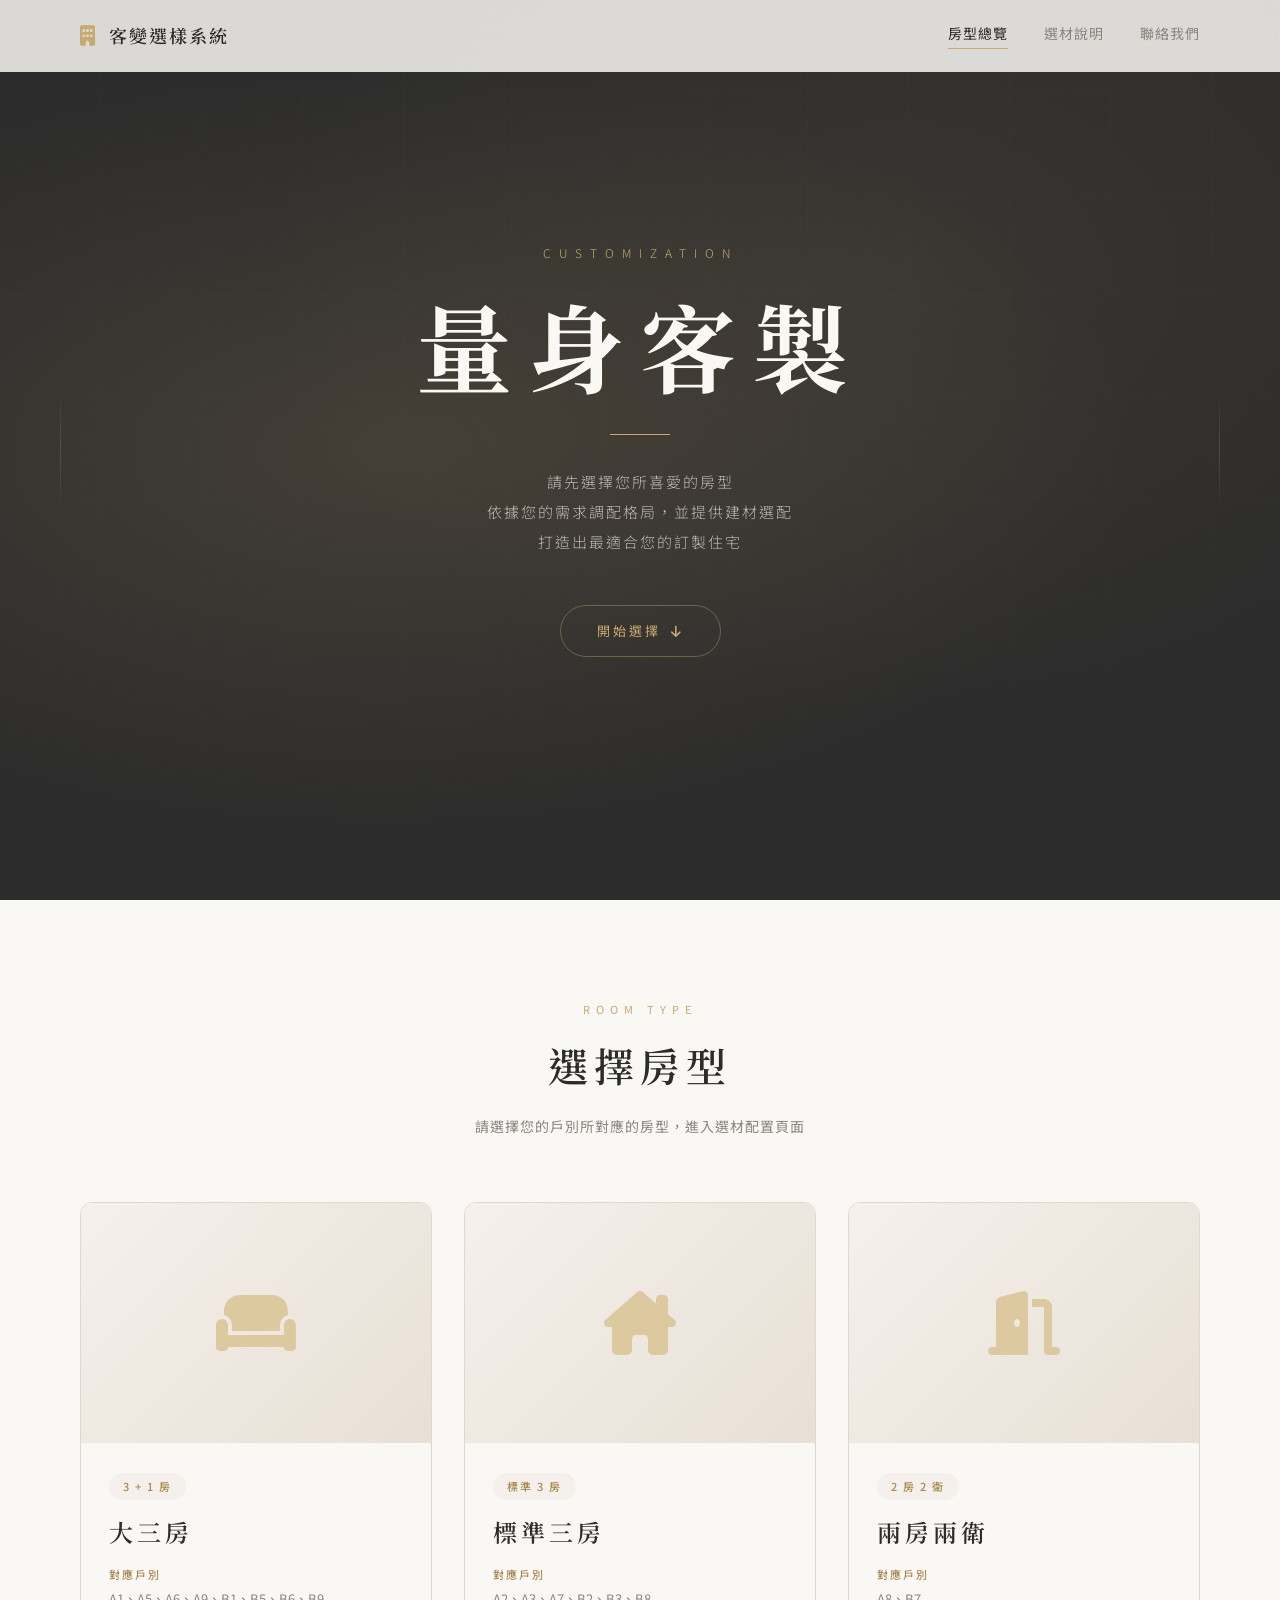
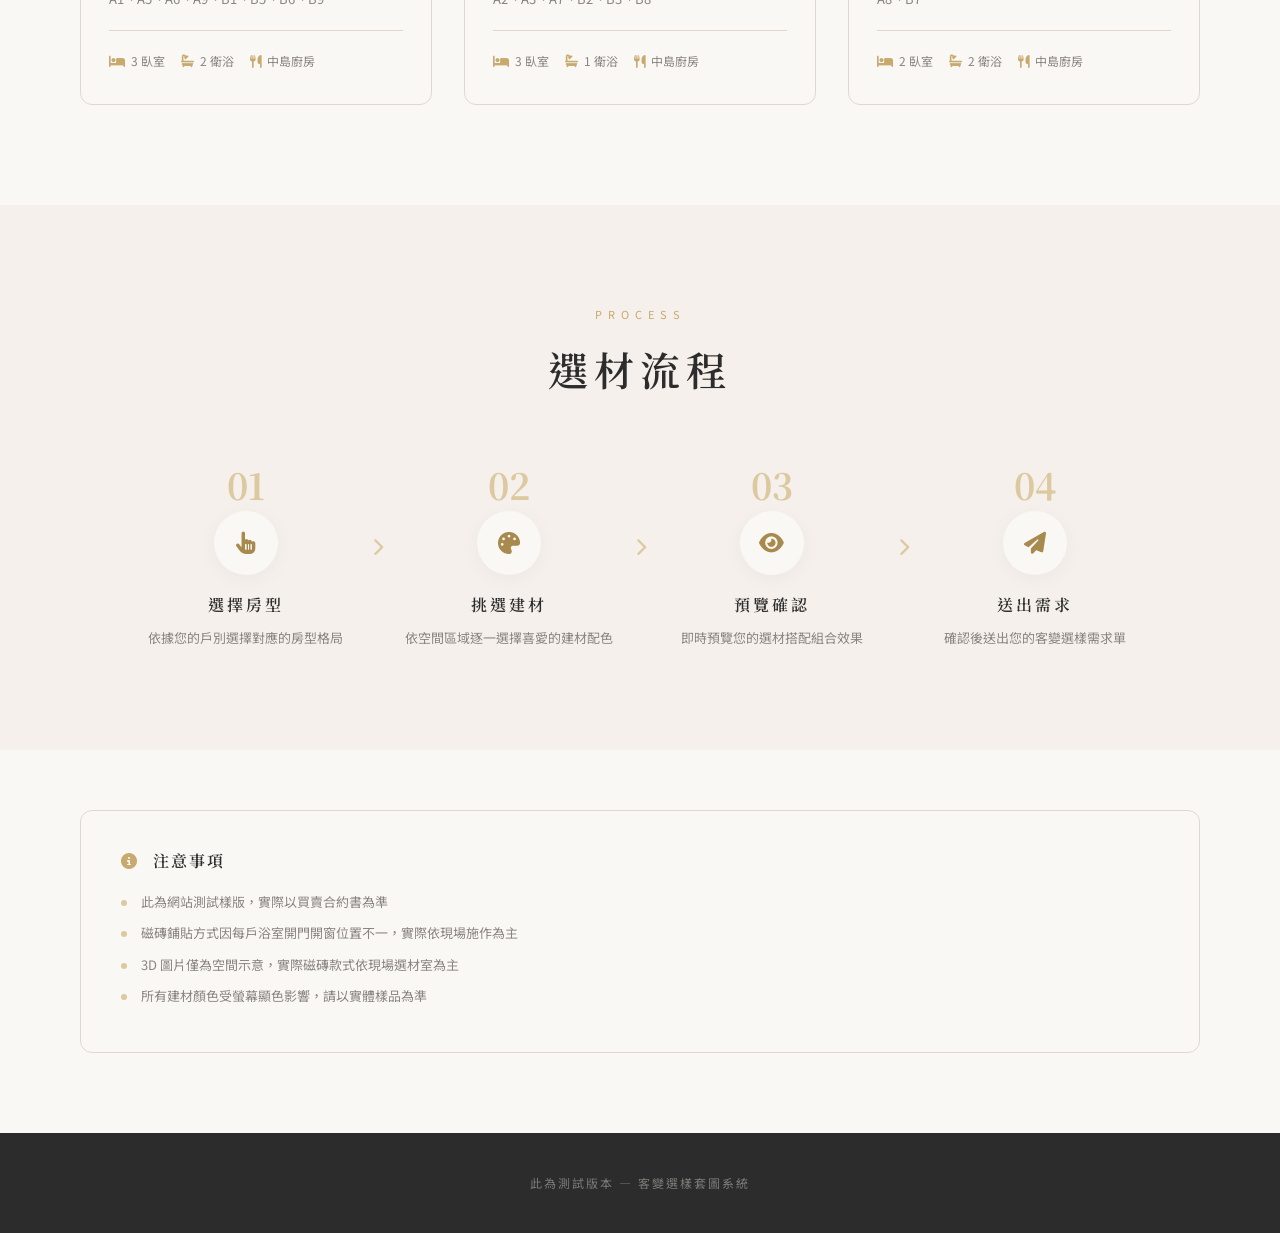
<file: preview/index.html>
<!DOCTYPE html>
<html lang="zh-TW">
<head>
    <meta charset="UTF-8">
    <meta name="viewport" content="width=device-width, initial-scale=1.0">
    <title>客變選樣套圖 — 量身客製您的夢想住宅</title>
    <link rel="stylesheet" href="https://cdnjs.cloudflare.com/ajax/libs/font-awesome/6.4.0/css/all.min.css">
    <link rel="preconnect" href="https://fonts.googleapis.com">
    <link rel="preconnect" href="https://fonts.gstatic.com" crossorigin>
    <link href="https://fonts.googleapis.com/css2?family=Noto+Serif+TC:wght@400;500;600;700&family=Noto+Sans+TC:wght@300;400;500;700&display=swap" rel="stylesheet">
    <link rel="stylesheet" href="css/home.css">
</head>
<body>
    <!-- 頂部導覽列 -->
    <nav class="top-nav">
        <div class="nav-inner">
            <a href="index.html" class="nav-brand">
                <i class="fa-solid fa-building"></i>
                <span>客變選樣系統</span>
            </a>
            <div class="nav-links">
                <a href="index.html" class="active">房型總覽</a>
                <a href="#">選材說明</a>
                <a href="#">聯絡我們</a>
            </div>
        </div>
    </nav>

    <!-- Hero 區塊 -->
    <section class="hero">
        <div class="hero-overlay"></div>
        <div class="hero-content">
            <p class="hero-eyebrow">CUSTOMIZATION</p>
            <h1 class="hero-title">量身客製</h1>
            <div class="hero-divider"></div>
            <p class="hero-subtitle">
                請先選擇您所喜愛的房型<br>
                依據您的需求調配格局，並提供建材選配<br>
                打造出最適合您的訂製住宅
            </p>
            <a href="#room-selection" class="hero-cta">
                <span>開始選擇</span>
                <i class="fa-solid fa-arrow-down"></i>
            </a>
        </div>
        <!-- 裝飾元素 -->
        <div class="hero-deco hero-deco--left"></div>
        <div class="hero-deco hero-deco--right"></div>
    </section>

    <!-- 房型選擇區塊 -->
    <section class="room-selection" id="room-selection">
        <div class="section-header">
            <p class="section-eyebrow">ROOM TYPE</p>
            <h2 class="section-title">選擇房型</h2>
            <p class="section-desc">請選擇您的戶別所對應的房型，進入選材配置頁面</p>
        </div>

        <div class="room-grid">
            <!-- 大三房 -->
            <a href="room/threeroom.html" class="room-card" data-room="threeroom">
                <div class="room-card__image">
                    <div class="room-card__image-placeholder">
                        <i class="fa-solid fa-couch"></i>
                    </div>
                    <div class="room-card__overlay">
                        <span class="room-card__enter">進入選材 <i class="fa-solid fa-arrow-right"></i></span>
                    </div>
                </div>
                <div class="room-card__body">
                    <div class="room-card__tag">3 + 1 房</div>
                    <h3 class="room-card__title">大三房</h3>
                    <p class="room-card__units">
                        <span class="room-card__units-label">對應戶別</span>
                        A1、A5、A6、A9、B1、B5、B6、B9
                    </p>
                    <div class="room-card__features">
                        <span><i class="fa-solid fa-bed"></i> 3 臥室</span>
                        <span><i class="fa-solid fa-bath"></i> 2 衛浴</span>
                        <span><i class="fa-solid fa-utensils"></i> 中島廚房</span>
                    </div>
                </div>
            </a>

            <!-- 標準三房 -->
            <a href="room/standard-threeroom.html" class="room-card" data-room="standard-threeroom">
                <div class="room-card__image">
                    <div class="room-card__image-placeholder">
                        <i class="fa-solid fa-house-chimney"></i>
                    </div>
                    <div class="room-card__overlay">
                        <span class="room-card__enter">進入選材 <i class="fa-solid fa-arrow-right"></i></span>
                    </div>
                </div>
                <div class="room-card__body">
                    <div class="room-card__tag">標準 3 房</div>
                    <h3 class="room-card__title">標準三房</h3>
                    <p class="room-card__units">
                        <span class="room-card__units-label">對應戶別</span>
                        A2、A3、A7、B2、B3、B8
                    </p>
                    <div class="room-card__features">
                        <span><i class="fa-solid fa-bed"></i> 3 臥室</span>
                        <span><i class="fa-solid fa-bath"></i> 1 衛浴</span>
                        <span><i class="fa-solid fa-utensils"></i> 中島廚房</span>
                    </div>
                </div>
            </a>

            <!-- 兩房兩衛 -->
            <a href="room/twotwo.html" class="room-card" data-room="twotwo">
                <div class="room-card__image">
                    <div class="room-card__image-placeholder">
                        <i class="fa-solid fa-door-open"></i>
                    </div>
                    <div class="room-card__overlay">
                        <span class="room-card__enter">進入選材 <i class="fa-solid fa-arrow-right"></i></span>
                    </div>
                </div>
                <div class="room-card__body">
                    <div class="room-card__tag">2 房 2 衛</div>
                    <h3 class="room-card__title">兩房兩衛</h3>
                    <p class="room-card__units">
                        <span class="room-card__units-label">對應戶別</span>
                        A8、B7
                    </p>
                    <div class="room-card__features">
                        <span><i class="fa-solid fa-bed"></i> 2 臥室</span>
                        <span><i class="fa-solid fa-bath"></i> 2 衛浴</span>
                        <span><i class="fa-solid fa-utensils"></i> 中島廚房</span>
                    </div>
                </div>
            </a>
        </div>
    </section>

    <!-- 流程說明 -->
    <section class="process-section">
        <div class="section-header">
            <p class="section-eyebrow">PROCESS</p>
            <h2 class="section-title">選材流程</h2>
        </div>
        <div class="process-steps">
            <div class="process-step">
                <div class="process-step__number">01</div>
                <div class="process-step__icon"><i class="fa-solid fa-hand-pointer"></i></div>
                <h3>選擇房型</h3>
                <p>依據您的戶別選擇對應的房型格局</p>
            </div>
            <div class="process-step__arrow"><i class="fa-solid fa-chevron-right"></i></div>
            <div class="process-step">
                <div class="process-step__number">02</div>
                <div class="process-step__icon"><i class="fa-solid fa-palette"></i></div>
                <h3>挑選建材</h3>
                <p>依空間區域逐一選擇喜愛的建材配色</p>
            </div>
            <div class="process-step__arrow"><i class="fa-solid fa-chevron-right"></i></div>
            <div class="process-step">
                <div class="process-step__number">03</div>
                <div class="process-step__icon"><i class="fa-solid fa-eye"></i></div>
                <h3>預覽確認</h3>
                <p>即時預覽您的選材搭配組合效果</p>
            </div>
            <div class="process-step__arrow"><i class="fa-solid fa-chevron-right"></i></div>
            <div class="process-step">
                <div class="process-step__number">04</div>
                <div class="process-step__icon"><i class="fa-solid fa-paper-plane"></i></div>
                <h3>送出需求</h3>
                <p>確認後送出您的客變選樣需求單</p>
            </div>
        </div>
    </section>

    <!-- 注意事項 -->
    <section class="notice-section">
        <div class="notice-box">
            <h3><i class="fa-solid fa-circle-info"></i> 注意事項</h3>
            <ul>
                <li>此為網站測試樣版，實際以買賣合約書為準</li>
                <li>磁磚鋪貼方式因每戶浴室開門開窗位置不一，實際依現場施作為主</li>
                <li>3D 圖片僅為空間示意，實際磁磚款式依現場選材室為主</li>
                <li>所有建材顏色受螢幕顯色影響，請以實體樣品為準</li>
            </ul>
        </div>
    </section>

    <!-- 頁尾 -->
    <footer class="site-footer">
        <div class="footer-inner">
            <p class="footer-copyright">此為測試版本 — 客變選樣套圖系統</p>
        </div>
    </footer>

    <script src="js/home.js"></script>
</body>
</html>
</file>
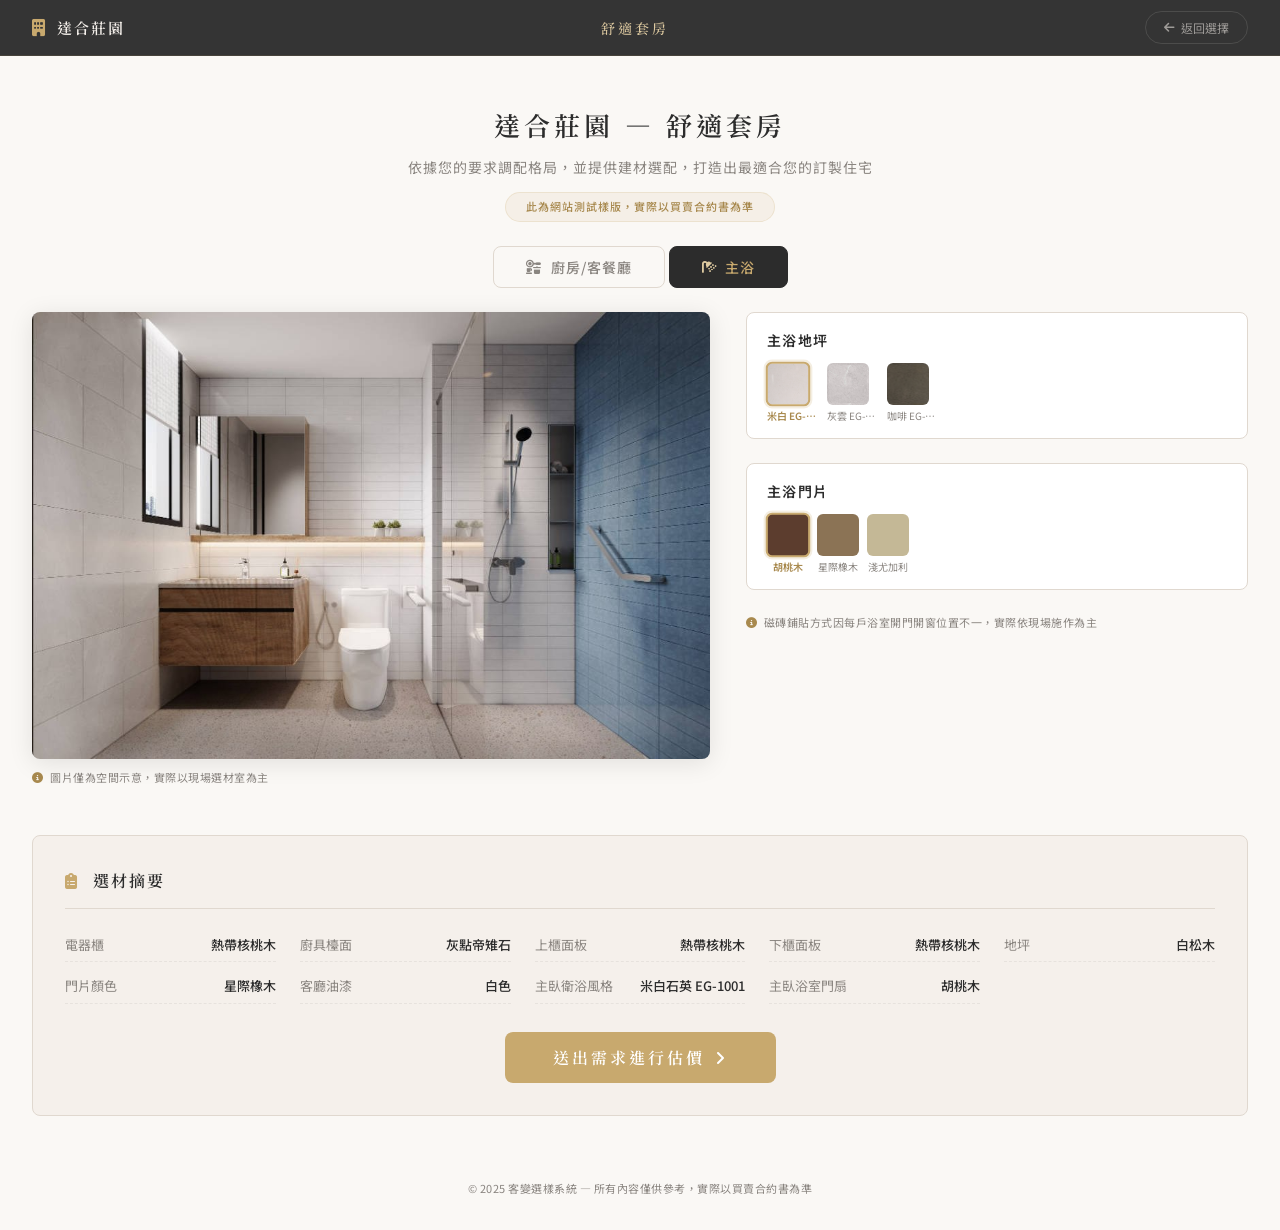
<file: preview/room/preview02.html>
<!DOCTYPE html>
<html lang="zh-TW">
<head>
    <meta charset="UTF-8">
    <meta name="viewport" content="width=device-width, initial-scale=1.0">
    <title>舒適套房 — 客變選樣套圖</title>
    <link rel="stylesheet" href="https://cdnjs.cloudflare.com/ajax/libs/font-awesome/6.4.0/css/all.min.css">
    <link rel="preconnect" href="https://fonts.googleapis.com">
    <link rel="preconnect" href="https://fonts.gstatic.com" crossorigin>
    <link href="https://fonts.googleapis.com/css2?family=Noto+Serif+TC:wght@400;500;600;700&family=Noto+Sans+TC:wght@300;400;500;700&family=DM+Sans:ital,opsz,wght@0,9..40,300;0,9..40,500;0,9..40,700;1,9..40,400&display=swap" rel="stylesheet">
    <link rel="stylesheet" href="../css/room-preview.css">
        <style>
        /* ============================================================
         * 主浴 — 圖左、swatch 卡片右（同廚房結構）
         * 沿用 room-preview.css 的米白系列，不再覆蓋深色
         * ============================================================ */
        .bath-stage {
            position: relative;
            width: 100%;
            aspect-ratio: 993 / 656;
            border-radius: var(--radius);
            overflow: hidden;
            background-color: #e0dbd5;
            background-position: center;
            background-size: cover;
            background-repeat: no-repeat;
            box-shadow: 0 4px 24px rgba(0,0,0,0.10);
            transition: background-image 0.25s var(--ease);
        }
        .bath-stage__missing {
            position: absolute;
            inset: 0;
            display: none;
            align-items: center;
            justify-content: center;
            flex-direction: column;
            color: var(--warm-gray);
            font-size: 13px;
            letter-spacing: 1.5px;
            text-align: center;
            padding: 24px;
            background: linear-gradient(135deg, #f5f0eb, #e8e0d6);
            z-index: 2;
        }
        .bath-stage.missing .bath-stage__missing { display: flex; }
        .bath-stage__missing i {
            font-size: 32px;
            color: var(--gold);
            margin-bottom: 12px;
        }
        .bath-stage__missing code {
            display: inline-block;
            background: rgba(200,169,110,0.12);
            color: var(--gold-dark);
            padding: 2px 8px;
            border-radius: 4px;
            font-size: 12px;
            margin-top: 8px;
            font-family: var(--font-mono);
        }
        .bath-disclaimer {
            font-size: 11px;
            color: var(--warm-gray);
            margin-top: 14px;
            letter-spacing: 0.5px;
        }
        .bath-disclaimer i { color: var(--gold-dark); margin-right: 4px; }

        /* ============================================================
         * 廚房/客餐廳 — 區塊色彩 PNG 圖層
         * 預合成 RGBA overlay：base × tint，alpha = mask
         * ============================================================ */
        .viewer .zone-overlays {
            position: absolute;
            inset: 0;
            pointer-events: none;
            display: none;
        }
        .viewer #view-near.active ~ .zone-overlays-near,
        .viewer #view-far.active ~ .zone-overlays-far {
            display: block;
        }
        .zone-layer {
            position: absolute;
            inset: 0;
            background-image: var(--src, none);
            background-position: center;
            background-size: cover;
            background-repeat: no-repeat;
            transition: background-image 0.25s var(--ease), opacity 0.25s;
        }
        .zone-layer:not([style*="--src"]) { opacity: 0; }
    </style>
</head>
<body>

<!-- ====== 導覽列 ====== -->
<nav class="top-nav">
    <div class="nav-inner">
        <a href="../index.html" class="nav-brand">
            <i class="fa-solid fa-building"></i>
            <span>達合莊園</span>
        </a>
        <div class="nav-center">
            <span class="nav-room-label">舒適套房</span>
        </div>
        <div class="nav-right">
            <a href="../index.html" class="btn-back"><i class="fa-solid fa-arrow-left"></i> 返回選擇</a>
        </div>
    </div>
</nav>

<!-- ====== 頁面主體 ====== -->
<div class="page-wrapper">

    <!-- 頁首 -->
    <header class="page-hero">
        <h1 class="page-hero__title">達合莊園 — 舒適套房</h1>
        <p class="page-hero__desc">依據您的要求調配格局，並提供建材選配，打造出最適合您的訂製住宅</p>
        <span class="page-hero__disclaimer">此為網站測試樣版，實際以買賣合約書為準</span>
    </header>

    <!-- 區塊 Tabs -->
    <div class="section-tabs">
        <button class="section-tab" data-tab="kitchen"><i class="fa-solid fa-kitchen-set"></i> 廚房/客餐廳</button>
        <button class="section-tab active" data-tab="bath"><i class="fa-solid fa-shower"></i> 主浴</button>
    </div>

    <!-- ============================================ -->
    <!-- TAB: 廚房 / 客餐廳                           -->
    <!-- ============================================ -->
    <div class="tab-panel" id="tab-kitchen">
        <div class="panel-grid">

            <!-- 左：照片預覽 -->
            <div class="viewer-col">
                <div class="viewer" id="viewer-kitchen">
                    <!-- 近景：廚房 -->
                    <svg class="photo-view active" id="view-near"
                         viewBox="0 0 822 732" preserveAspectRatio="xMidYMid slice">
                        <image href="../image/原圖/廚房.jpg" width="822" height="732"/>
                    </svg>

                    <!-- 近景 zone overlays（預合成 RGBA PNG） -->
                    <div class="zone-overlays zone-overlays-near">
                        <div class="zone-layer" data-overlay-zone="appliance-cab"></div>
                        <div class="zone-layer" data-overlay-zone="wall"></div>
                        <div class="zone-layer" data-overlay-zone="countertop"></div>
                        <div class="zone-layer" data-overlay-zone="upper-cab"></div>
                        <div class="zone-layer" data-overlay-zone="lower-cab"></div>
                    </div>

                    <!-- 遠景：客餐廳（保留以維持原近景/遠景切換按鈕） -->
                    <svg class="photo-view" id="view-far"
                         viewBox="0 0 998 812" preserveAspectRatio="xMidYMid slice">
                        <image href="../image/原圖/客餐廳.jpg" width="998" height="812"/>
                    </svg>

                    <!-- 近景/遠景指示 -->
                    <div class="view-indicator">
                        <button class="view-indicator__btn active" data-view="near">
                            <i class="fa-solid fa-magnifying-glass-plus"></i> 近景
                        </button>
                        <button class="view-indicator__btn" data-view="far">
                            <i class="fa-solid fa-magnifying-glass-minus"></i> 遠景
                        </button>
                    </div>
                </div>
                <p class="viewer-note">
                    <i class="fa-solid fa-circle-info"></i>
                    圖片僅為空間示意，實際以現場選材室為主
                </p>
            </div>

            <!-- 右：選材 swatch 卡片 -->
            <div class="select-col">

                <div class="mat-cat" data-view="near" data-zone="appliance-cab">
                    <div class="mat-cat__head">電器櫃</div>
                    <div class="mat-cat__swatches">
                        <label class="swatch">
                            <input type="radio" name="appliance_cab" value="tropical-walnut"
                                   data-label="熱帶核桃木" data-color="#6b4c3b" checked>
                            <span class="swatch__chip" style="background:#6b4c3b"></span>
                            <span class="swatch__label">熱帶核桃木</span>
                        </label>
                        <label class="swatch">
                            <input type="radio" name="appliance_cab" value="oak-white"
                                   data-label="白橡木" data-color="#d4c5a9">
                            <span class="swatch__chip" style="background:#d4c5a9"></span>
                            <span class="swatch__label">白橡木</span>
                        </label>
                        <label class="swatch">
                            <input type="radio" name="appliance_cab" value="gray-oak"
                                   data-label="灰橡木" data-color="#9e9589">
                            <span class="swatch__chip" style="background:#9e9589"></span>
                            <span class="swatch__label">灰橡木</span>
                        </label>
                    </div>
                </div>

                <div class="mat-cat" data-view="near" data-zone="countertop">
                    <div class="mat-cat__head">廚具檯面</div>
                    <div class="mat-cat__swatches">
                        <label class="swatch">
                            <input type="radio" name="countertop" value="gray-pheasant"
                                   data-label="灰點帝雉石" data-color="#8a8078" checked>
                            <span class="swatch__chip" style="background:linear-gradient(135deg,#b0a89e,#8a8078)"></span>
                            <span class="swatch__label">灰點帝雉石</span>
                        </label>
                        <label class="swatch">
                            <input type="radio" name="countertop" value="snow-white"
                                   data-label="雪白石" data-color="#e8e0d6">
                            <span class="swatch__chip" style="background:linear-gradient(135deg,#f0ede8,#d8d2c8)"></span>
                            <span class="swatch__label">雪白石</span>
                        </label>
                    </div>
                </div>

                <div class="mat-cat" data-view="near" data-zone="upper-cab">
                    <div class="mat-cat__head">上櫃面板</div>
                    <div class="mat-cat__swatches">
                        <label class="swatch">
                            <input type="radio" name="upper_cab" value="tropical-walnut"
                                   data-label="熱帶核桃木" data-color="#6b4c3b" checked>
                            <span class="swatch__chip" style="background:#6b4c3b"></span>
                            <span class="swatch__label">熱帶核桃木</span>
                        </label>
                        <label class="swatch">
                            <input type="radio" name="upper_cab" value="oak-white"
                                   data-label="白橡木" data-color="#d4c5a9">
                            <span class="swatch__chip" style="background:#d4c5a9"></span>
                            <span class="swatch__label">白橡木</span>
                        </label>
                        <label class="swatch">
                            <input type="radio" name="upper_cab" value="gray-oak"
                                   data-label="灰橡木" data-color="#9e9589">
                            <span class="swatch__chip" style="background:#9e9589"></span>
                            <span class="swatch__label">灰橡木</span>
                        </label>
                    </div>
                </div>

                <div class="mat-cat" data-view="near" data-zone="lower-cab">
                    <div class="mat-cat__head">下櫃面板</div>
                    <div class="mat-cat__swatches">
                        <label class="swatch">
                            <input type="radio" name="lower_cab" value="tropical-walnut"
                                   data-label="熱帶核桃木" data-color="#6b4c3b" checked>
                            <span class="swatch__chip" style="background:#6b4c3b"></span>
                            <span class="swatch__label">熱帶核桃木</span>
                        </label>
                        <label class="swatch">
                            <input type="radio" name="lower_cab" value="oak-white"
                                   data-label="白橡木" data-color="#d4c5a9">
                            <span class="swatch__chip" style="background:#d4c5a9"></span>
                            <span class="swatch__label">白橡木</span>
                        </label>
                        <label class="swatch">
                            <input type="radio" name="lower_cab" value="gray-oak"
                                   data-label="灰橡木" data-color="#9e9589">
                            <span class="swatch__chip" style="background:#9e9589"></span>
                            <span class="swatch__label">灰橡木</span>
                        </label>
                    </div>
                </div>

                <div class="mat-cat" data-view="near" data-zone="wall">
                    <div class="mat-cat__head">客廳油漆</div>
                    <div class="mat-cat__swatches">
                        <label class="swatch">
                            <input type="radio" name="wall_paint" value="white"
                                   data-label="白色" data-color="#ffffff" checked>
                            <span class="swatch__chip" style="background:#fff; border:1px solid #ddd"></span>
                            <span class="swatch__label">白色</span>
                        </label>
                        <label class="swatch">
                            <input type="radio" name="wall_paint" value="fog-country"
                                   data-label="霧鄉" data-color="#d5cfc5">
                            <span class="swatch__chip" style="background:#d5cfc5"></span>
                            <span class="swatch__label">霧鄉</span>
                        </label>
                    </div>
                </div>

            </div><!-- /.select-col -->
        </div><!-- /.panel-grid -->
    </div><!-- /#tab-kitchen -->


    <!-- ============================================ -->
    <!-- TAB: 主浴 — 圖左 / swatch 卡片右（同廚房結構） -->
    <!-- ============================================ -->
    <div class="tab-panel active" id="tab-bath">
        <div class="panel-grid">

            <!-- 左：照片預覽 -->
            <div class="viewer-col">
                <div class="bath-stage" id="bath-stage"
                     style="background-image:url('../image/bath-renders/t1-1.jpg');">
                    <div class="bath-stage__missing">
                        <i class="fa-solid fa-image"></i>
                        <div>此組合的渲染圖尚未提供</div>
                        <code id="bath-missing-file">t?-?.jpg</code>
                    </div>
                </div>
                <p class="viewer-note">
                    <i class="fa-solid fa-circle-info"></i>
                    圖片僅為空間示意，實際以現場選材室為主
                </p>
            </div>

            <!-- 右：選材 swatch 卡片 -->
            <div class="select-col">

                <!-- 主浴地坪 -->
                <div class="mat-cat" data-bath-axis="floor">
                    <div class="mat-cat__head">主浴地坪</div>
                    <div class="mat-cat__swatches">
                        <label class="swatch">
                            <input type="radio" name="bathFloor" value="1"
                                   data-label="米白石英 EG-1001" checked>
                            <span class="swatch__chip" style="background:url('../image/素材照/石英磚/EG-1001.jpg') center/cover"></span>
                            <span class="swatch__label">米白 EG-1001</span>
                        </label>
                        <label class="swatch">
                            <input type="radio" name="bathFloor" value="2"
                                   data-label="灰雲大理石 EG-1002">
                            <span class="swatch__chip" style="background:url('../image/素材照/石英磚/EG-1002.jpg') center/cover"></span>
                            <span class="swatch__label">灰雲 EG-1002</span>
                        </label>
                        <label class="swatch">
                            <input type="radio" name="bathFloor" value="3"
                                   data-label="深咖啡石 EG-1009">
                            <span class="swatch__chip" style="background:url('../image/素材照/石英磚/EG-1009.jpg') center/cover"></span>
                            <span class="swatch__label">咖啡 EG-1009</span>
                        </label>
                    </div>
                </div>

                <!-- 主浴門片 -->
                <div class="mat-cat" data-bath-axis="door">
                    <div class="mat-cat__head">主浴門片</div>
                    <div class="mat-cat__swatches">
                        <label class="swatch">
                            <input type="radio" name="bathDoor" value="1"
                                   data-label="胡桃木" checked>
                            <span class="swatch__chip" style="background:#5c3d2e"></span>
                            <span class="swatch__label">胡桃木</span>
                        </label>
                        <label class="swatch">
                            <input type="radio" name="bathDoor" value="2"
                                   data-label="星際橡木">
                            <span class="swatch__chip" style="background:#8b7355"></span>
                            <span class="swatch__label">星際橡木</span>
                        </label>
                        <label class="swatch">
                            <input type="radio" name="bathDoor" value="3"
                                   data-label="淺尤加利">
                            <span class="swatch__chip" style="background:#c4b896"></span>
                            <span class="swatch__label">淺尤加利</span>
                        </label>
                    </div>
                </div>

                <p class="bath-disclaimer">
                    <i class="fa-solid fa-circle-info"></i>
                    磁磚鋪貼方式因每戶浴室開門開窗位置不一，實際依現場施作為主
                </p>
            </div><!-- /.select-col -->
        </div><!-- /.panel-grid -->
    </div><!-- /#tab-bath -->


    <!-- ============================================ -->
    <!-- 選材摘要                                      -->
    <!-- ============================================ -->
    <section class="summary-section">
        <div class="summary-header">
            <h3><i class="fa-solid fa-clipboard-list"></i> 選材摘要</h3>
        </div>
        <div class="summary-grid">
            <div class="sum-item"><span class="sum-key">電器櫃</span><span class="sum-val" data-sum="appliance_cab">熱帶核桃木</span></div>
            <div class="sum-item"><span class="sum-key">廚具檯面</span><span class="sum-val" data-sum="countertop">灰點帝雉石</span></div>
            <div class="sum-item"><span class="sum-key">上櫃面板</span><span class="sum-val" data-sum="upper_cab">熱帶核桃木</span></div>
            <div class="sum-item"><span class="sum-key">下櫃面板</span><span class="sum-val" data-sum="lower_cab">熱帶核桃木</span></div>
            <div class="sum-item"><span class="sum-key">地坪</span><span class="sum-val" data-sum="floor">白松木</span></div>
            <div class="sum-item"><span class="sum-key">門片顏色</span><span class="sum-val" data-sum="door_color">星際橡木</span></div>
            <div class="sum-item"><span class="sum-key">客廳油漆</span><span class="sum-val" data-sum="wall_paint">白色</span></div>
            <div class="sum-item"><span class="sum-key">主臥衛浴風格</span><span class="sum-val" data-sum="bathFloor">米白石英 EG-1001</span></div>
            <div class="sum-item"><span class="sum-key">主臥浴室門扇</span><span class="sum-val" data-sum="bathDoor">胡桃木</span></div>
        </div>
        <div class="summary-actions">
            <button class="btn-submit" id="btn-submit">送出需求進行估價 <i class="fa-solid fa-angle-right"></i></button>
        </div>
    </section>

    <!-- Footer -->
    <footer class="site-footer">
        <p>&copy; 2025 客變選樣系統 — 所有內容僅供參考，實際以買賣合約書為準</p>
    </footer>

</div><!-- /.page-wrapper -->

<script src="../js/room-preview.js"></script>
<script>
    /* ============================================================
     * 廚房 / 客餐廳 — zone overlay 預合成 PNG 切換（swatch 版）
     * 監聽 #tab-kitchen 內所有 radio change
     * ============================================================ */
    document.addEventListener('DOMContentLoaded', () => {
        const kitchen = document.getElementById('tab-kitchen');
        if (!kitchen) return;

        const OVL_DIR = '../image/kitchen-overlays/';
        const ZONE_VIEW = {
            'appliance-cab': 'near',
            'countertop':    'near',
            'upper-cab':     'near',
            'lower-cab':     'near',
            'wall':          'near',
        };

        // 記住每個 zone 預設 value
        const defaults = {};
        kitchen.querySelectorAll('.mat-cat[data-zone]').forEach(cat => {
            const zone = cat.dataset.zone;
            const checked = cat.querySelector('input[type="radio"]:checked');
            if (zone && checked) defaults[zone] = checked.value;
        });

        function applyOverlay(zone, value) {
            const layer = kitchen.querySelector(`.zone-layer[data-overlay-zone="${zone}"]`);
            if (!layer) return;
            if (value === defaults[zone]) {
                layer.style.removeProperty('--src');
                return;
            }
            const view = ZONE_VIEW[zone];
            if (!view) return;
            const url = `${OVL_DIR}${view}-${zone}-${value}.png`;
            layer.style.setProperty('--src', `url('${url}')`);
        }

        kitchen.querySelectorAll('input[type="radio"]').forEach(r => {
            r.addEventListener('change', () => {
                const cat = r.closest('.mat-cat');
                if (cat) applyOverlay(cat.dataset.zone, r.value);
            });
        });
    });

    /* ============================================================
     * 主浴 — 預渲染組合圖切換（swatch 版）
     * 監聽 input[name=bathFloor/bathDoor] 變化
     * ============================================================ */
    document.addEventListener('DOMContentLoaded', () => {
        const RENDER_DIR = '../image/bath-renders/';
        const stage = document.getElementById('bath-stage');
        const missingFileEl = document.getElementById('bath-missing-file');
        if (!stage) return;

        function getCheckedValue(name) {
            const r = document.querySelector(`input[name="${name}"]:checked`);
            return r ? r.value : '1';
        }
        function getCheckedLabel(name) {
            const r = document.querySelector(`input[name="${name}"]:checked`);
            return r ? (r.dataset.label || r.value) : '';
        }

        const existCache = new Map();
        function checkLoad(url) {
            if (existCache.has(url)) return existCache.get(url);
            const p = new Promise(resolve => {
                const img = new Image();
                img.onload = () => resolve(true);
                img.onerror = () => resolve(false);
                img.src = url;
            });
            existCache.set(url, p);
            return p;
        }

        function applyCombo() {
            const f = getCheckedValue('bathFloor');
            const d = getCheckedValue('bathDoor');
            const filename = `t${f}-${d}.jpg`;
            const url = RENDER_DIR + filename;

            stage.classList.remove('missing');
            stage.style.backgroundImage = `url('${url}')`;

            checkLoad(url).then(ok => {
                if (!ok && stage.style.backgroundImage.includes(filename)) {
                    stage.classList.add('missing');
                    stage.style.backgroundImage = 'none';
                    if (missingFileEl) missingFileEl.textContent = filename;
                }
            });

            updateSummary();
        }

        function updateSummary() {
            [['bathFloor', getCheckedLabel('bathFloor')],
             ['bathDoor',  getCheckedLabel('bathDoor')]].forEach(([k, label]) => {
                const sumEl = document.querySelector(`.sum-val[data-sum="${k}"]`);
                if (sumEl && label && sumEl.textContent !== label) {
                    sumEl.textContent = label;
                    sumEl.classList.add('just-changed');
                    setTimeout(() => sumEl.classList.remove('just-changed'), 800);
                }
            });
        }

        document.querySelectorAll('input[name="bathFloor"], input[name="bathDoor"]')
            .forEach(r => r.addEventListener('change', applyCombo));

        applyCombo();
    });
</script>
</body>
</html>
</file>
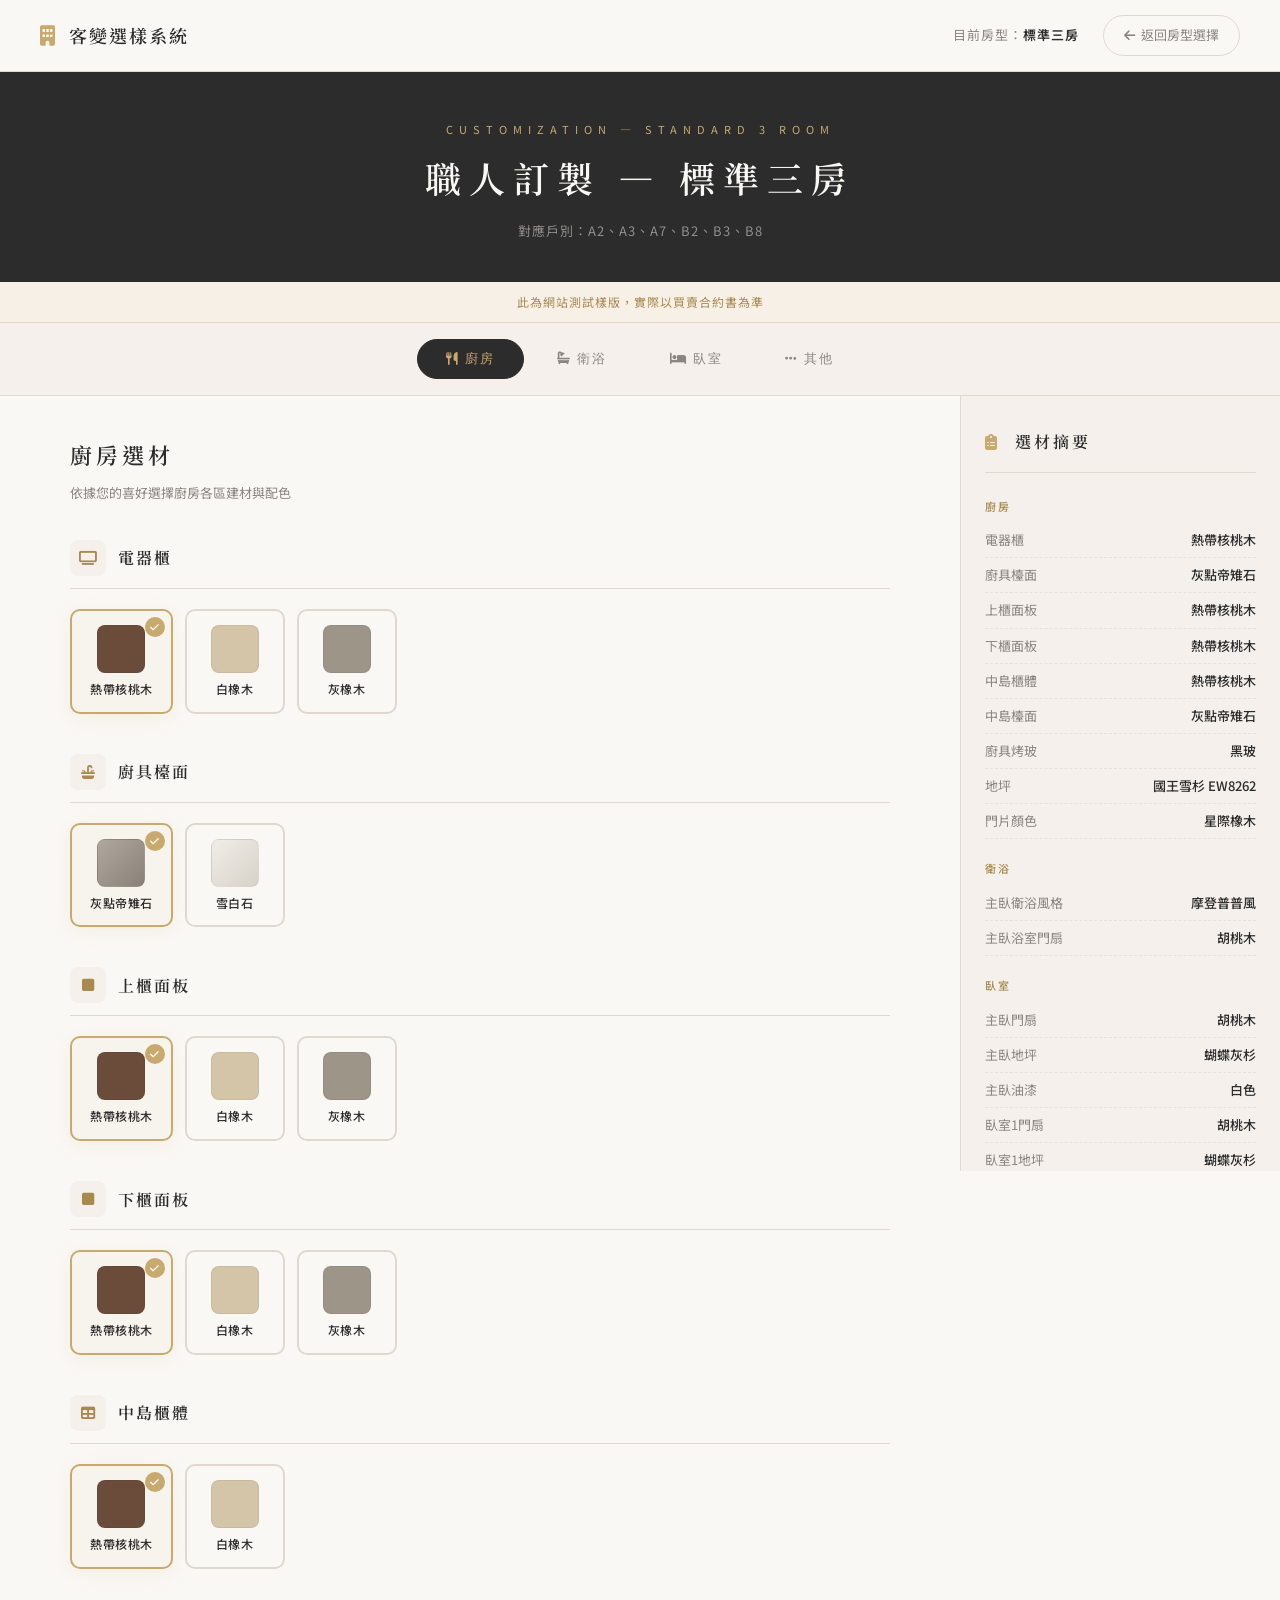
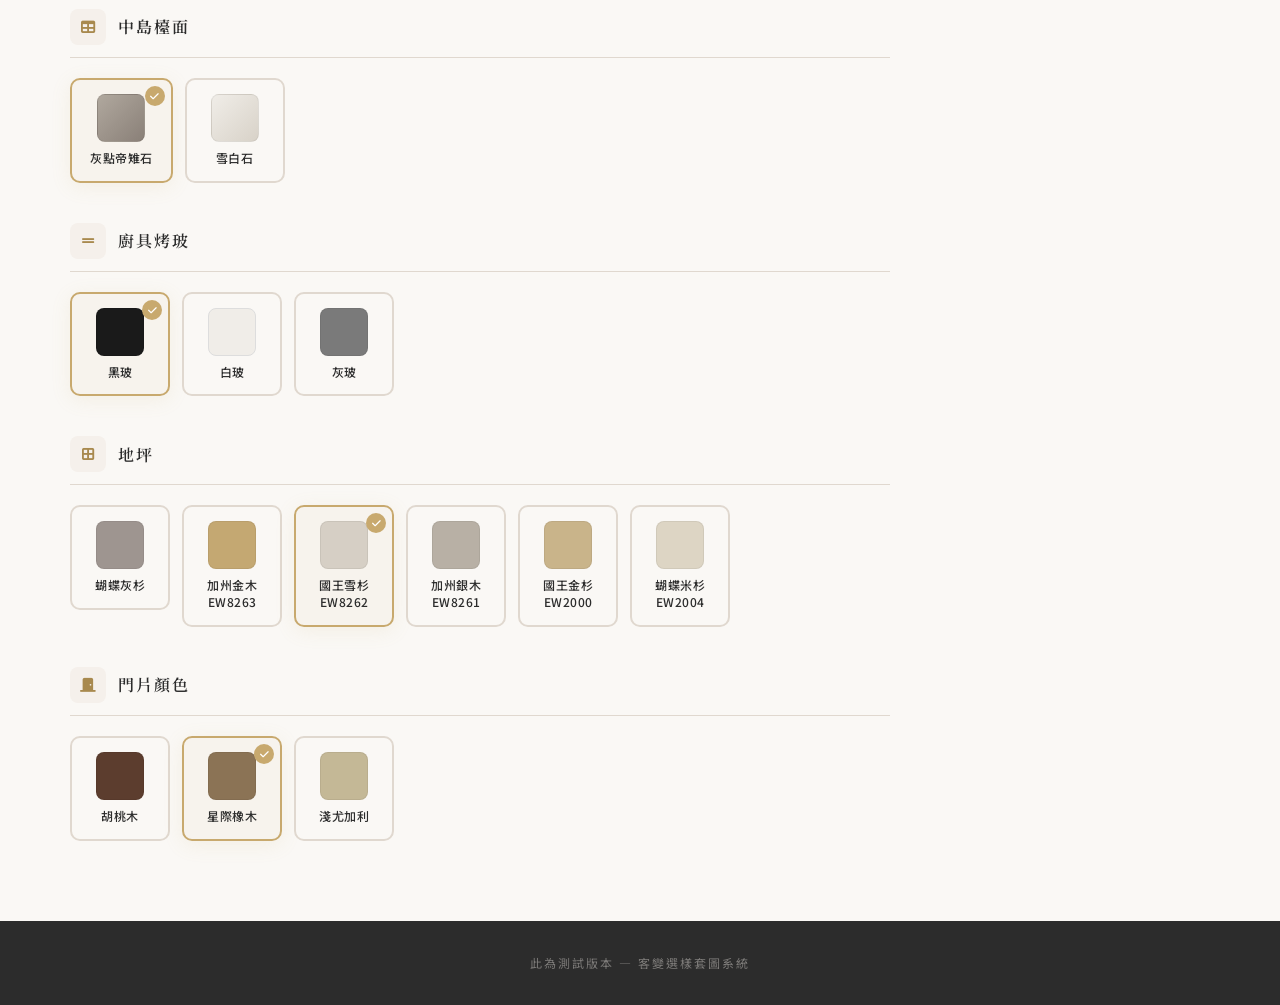
<file: preview/room/standard-threeroom.html>
<!DOCTYPE html>
<html lang="zh-TW">
<head>
    <meta charset="UTF-8">
    <meta name="viewport" content="width=device-width, initial-scale=1.0">
    <title>標準三房 — 客變選樣套圖</title>
    <link rel="stylesheet" href="https://cdnjs.cloudflare.com/ajax/libs/font-awesome/6.4.0/css/all.min.css">
    <link rel="preconnect" href="https://fonts.googleapis.com">
    <link rel="preconnect" href="https://fonts.gstatic.com" crossorigin>
    <link href="https://fonts.googleapis.com/css2?family=Noto+Serif+TC:wght@400;500;600;700&family=Noto+Sans+TC:wght@300;400;500;700&display=swap" rel="stylesheet">
    <link rel="stylesheet" href="../css/room.css">
</head>
<body>

    <nav class="top-nav">
        <div class="nav-inner">
            <a href="../index.html" class="nav-brand"><i class="fa-solid fa-building"></i><span>客變選樣系統</span></a>
            <div class="nav-right">
                <span class="nav-room-label">目前房型：<strong>標準三房</strong></span>
                <a href="../index.html" class="btn-back"><i class="fa-solid fa-arrow-left"></i> 返回房型選擇</a>
            </div>
        </div>
    </nav>

    <div class="page-header">
        <p class="page-header__eyebrow">CUSTOMIZATION — STANDARD 3 ROOM</p>
        <h1 class="page-header__title">職人訂製 — 標準三房</h1>
        <p class="page-header__subtitle">對應戶別：A2、A3、A7、B2、B3、B8</p>
    </div>

    <div class="disclaimer-banner">此為網站測試樣版，實際以買賣合約書為準</div>

    <div class="section-tabs">
        <button class="section-tab active" data-section="sec-kitchen"><i class="fa-solid fa-utensils"></i> 廚房</button>
        <button class="section-tab" data-section="sec-bathroom"><i class="fa-solid fa-bath"></i> 衛浴</button>
        <button class="section-tab" data-section="sec-bedroom"><i class="fa-solid fa-bed"></i> 臥室</button>
        <button class="section-tab" data-section="sec-other"><i class="fa-solid fa-ellipsis"></i> 其他</button>
    </div>

    <div class="main-layout">
        <div class="content-area">

            <!-- ==================== 廚房 ==================== -->
            <div class="section-panel active" id="sec-kitchen">
                <h2 class="section-panel__title">廚房選材</h2>
                <p class="section-panel__desc">依據您的喜好選擇廚房各區建材與配色</p>

                <div class="material-group">
                    <div class="material-group__header"><div class="material-group__icon"><i class="fa-solid fa-tv"></i></div><h3 class="material-group__title">電器櫃</h3></div>
                    <div class="material-options">
                        <label class="material-option"><input type="radio" name="kitchen_cabinet" value="tropical-walnut" data-label="熱帶核桃木" checked><div class="material-option__label"><div class="material-option__swatch" style="background:#6b4c3b;"></div><span class="material-option__name">熱帶核桃木</span></div><span class="material-option__check"><i class="fa-solid fa-check"></i></span></label>
                        <label class="material-option"><input type="radio" name="kitchen_cabinet" value="oak-white" data-label="白橡木"><div class="material-option__label"><div class="material-option__swatch" style="background:#d4c5a9;"></div><span class="material-option__name">白橡木</span></div><span class="material-option__check"><i class="fa-solid fa-check"></i></span></label>
                        <label class="material-option"><input type="radio" name="kitchen_cabinet" value="gray-oak" data-label="灰橡木"><div class="material-option__label"><div class="material-option__swatch" style="background:#9e9589;"></div><span class="material-option__name">灰橡木</span></div><span class="material-option__check"><i class="fa-solid fa-check"></i></span></label>
                    </div>
                </div>

                <div class="material-group">
                    <div class="material-group__header"><div class="material-group__icon"><i class="fa-solid fa-sink"></i></div><h3 class="material-group__title">廚具檯面</h3></div>
                    <div class="material-options">
                        <label class="material-option"><input type="radio" name="kitchen_countertop" value="gray-pheasant" data-label="灰點帝雉石" checked><div class="material-option__label"><div class="material-option__swatch" style="background: linear-gradient(135deg, #b0a89e, #8a8078);"></div><span class="material-option__name">灰點帝雉石</span></div><span class="material-option__check"><i class="fa-solid fa-check"></i></span></label>
                        <label class="material-option"><input type="radio" name="kitchen_countertop" value="white-marble" data-label="雪白石"><div class="material-option__label"><div class="material-option__swatch" style="background: linear-gradient(135deg, #f0ede8, #d8d2c8);"></div><span class="material-option__name">雪白石</span></div><span class="material-option__check"><i class="fa-solid fa-check"></i></span></label>
                    </div>
                </div>

                <div class="material-group">
                    <div class="material-group__header"><div class="material-group__icon"><i class="fa-solid fa-square"></i></div><h3 class="material-group__title">上櫃面板</h3></div>
                    <div class="material-options">
                        <label class="material-option"><input type="radio" name="upper_panel" value="tropical-walnut" data-label="熱帶核桃木" checked><div class="material-option__label"><div class="material-option__swatch" style="background:#6b4c3b;"></div><span class="material-option__name">熱帶核桃木</span></div><span class="material-option__check"><i class="fa-solid fa-check"></i></span></label>
                        <label class="material-option"><input type="radio" name="upper_panel" value="oak-white" data-label="白橡木"><div class="material-option__label"><div class="material-option__swatch" style="background:#d4c5a9;"></div><span class="material-option__name">白橡木</span></div><span class="material-option__check"><i class="fa-solid fa-check"></i></span></label>
                        <label class="material-option"><input type="radio" name="upper_panel" value="gray-oak" data-label="灰橡木"><div class="material-option__label"><div class="material-option__swatch" style="background:#9e9589;"></div><span class="material-option__name">灰橡木</span></div><span class="material-option__check"><i class="fa-solid fa-check"></i></span></label>
                    </div>
                </div>

                <div class="material-group">
                    <div class="material-group__header"><div class="material-group__icon"><i class="fa-solid fa-square"></i></div><h3 class="material-group__title">下櫃面板</h3></div>
                    <div class="material-options">
                        <label class="material-option"><input type="radio" name="lower_panel" value="tropical-walnut" data-label="熱帶核桃木" checked><div class="material-option__label"><div class="material-option__swatch" style="background:#6b4c3b;"></div><span class="material-option__name">熱帶核桃木</span></div><span class="material-option__check"><i class="fa-solid fa-check"></i></span></label>
                        <label class="material-option"><input type="radio" name="lower_panel" value="oak-white" data-label="白橡木"><div class="material-option__label"><div class="material-option__swatch" style="background:#d4c5a9;"></div><span class="material-option__name">白橡木</span></div><span class="material-option__check"><i class="fa-solid fa-check"></i></span></label>
                        <label class="material-option"><input type="radio" name="lower_panel" value="gray-oak" data-label="灰橡木"><div class="material-option__label"><div class="material-option__swatch" style="background:#9e9589;"></div><span class="material-option__name">灰橡木</span></div><span class="material-option__check"><i class="fa-solid fa-check"></i></span></label>
                    </div>
                </div>

                <div class="material-group">
                    <div class="material-group__header"><div class="material-group__icon"><i class="fa-solid fa-table"></i></div><h3 class="material-group__title">中島櫃體</h3></div>
                    <div class="material-options">
                        <label class="material-option"><input type="radio" name="island_body" value="tropical-walnut" data-label="熱帶核桃木" checked><div class="material-option__label"><div class="material-option__swatch" style="background:#6b4c3b;"></div><span class="material-option__name">熱帶核桃木</span></div><span class="material-option__check"><i class="fa-solid fa-check"></i></span></label>
                        <label class="material-option"><input type="radio" name="island_body" value="oak-white" data-label="白橡木"><div class="material-option__label"><div class="material-option__swatch" style="background:#d4c5a9;"></div><span class="material-option__name">白橡木</span></div><span class="material-option__check"><i class="fa-solid fa-check"></i></span></label>
                    </div>
                </div>

                <div class="material-group">
                    <div class="material-group__header"><div class="material-group__icon"><i class="fa-solid fa-table"></i></div><h3 class="material-group__title">中島檯面</h3></div>
                    <div class="material-options">
                        <label class="material-option"><input type="radio" name="island_top" value="gray-pheasant" data-label="灰點帝雉石" checked><div class="material-option__label"><div class="material-option__swatch" style="background: linear-gradient(135deg, #b0a89e, #8a8078);"></div><span class="material-option__name">灰點帝雉石</span></div><span class="material-option__check"><i class="fa-solid fa-check"></i></span></label>
                        <label class="material-option"><input type="radio" name="island_top" value="white-marble" data-label="雪白石"><div class="material-option__label"><div class="material-option__swatch" style="background: linear-gradient(135deg, #f0ede8, #d8d2c8);"></div><span class="material-option__name">雪白石</span></div><span class="material-option__check"><i class="fa-solid fa-check"></i></span></label>
                    </div>
                </div>

                <div class="material-group">
                    <div class="material-group__header"><div class="material-group__icon"><i class="fa-solid fa-grip-lines"></i></div><h3 class="material-group__title">廚具烤玻</h3></div>
                    <div class="material-options">
                        <label class="material-option"><input type="radio" name="kitchen_glass" value="black" data-label="黑玻" checked><div class="material-option__label"><div class="material-option__swatch" style="background:#1a1a1a;"></div><span class="material-option__name">黑玻</span></div><span class="material-option__check"><i class="fa-solid fa-check"></i></span></label>
                        <label class="material-option"><input type="radio" name="kitchen_glass" value="white" data-label="白玻"><div class="material-option__label"><div class="material-option__swatch" style="background:#f0ede8; border:1px solid #ddd;"></div><span class="material-option__name">白玻</span></div><span class="material-option__check"><i class="fa-solid fa-check"></i></span></label>
                        <label class="material-option"><input type="radio" name="kitchen_glass" value="gray" data-label="灰玻"><div class="material-option__label"><div class="material-option__swatch" style="background:#7a7a7a;"></div><span class="material-option__name">灰玻</span></div><span class="material-option__check"><i class="fa-solid fa-check"></i></span></label>
                    </div>
                </div>

                <div class="material-group">
                    <div class="material-group__header"><div class="material-group__icon"><i class="fa-solid fa-border-all"></i></div><h3 class="material-group__title">地坪</h3></div>
                    <div class="material-options">
                        <label class="material-option"><input type="radio" name="kitchen_floor" value="butterfly-gray" data-label="蝴蝶灰杉"><div class="material-option__label"><div class="material-option__swatch" style="background:#9e9590;"></div><span class="material-option__name">蝴蝶灰杉</span></div><span class="material-option__check"><i class="fa-solid fa-check"></i></span></label>
                        <label class="material-option"><input type="radio" name="kitchen_floor" value="california-gold" data-label="加州金木 EW8263"><div class="material-option__label"><div class="material-option__swatch" style="background:#c4a872;"></div><span class="material-option__name">加州金木<br>EW8263</span></div><span class="material-option__check"><i class="fa-solid fa-check"></i></span></label>
                        <label class="material-option"><input type="radio" name="kitchen_floor" value="king-snow" data-label="國王雪杉 EW8262" checked><div class="material-option__label"><div class="material-option__swatch" style="background:#d6cfc5;"></div><span class="material-option__name">國王雪杉<br>EW8262</span></div><span class="material-option__check"><i class="fa-solid fa-check"></i></span></label>
                        <label class="material-option"><input type="radio" name="kitchen_floor" value="california-silver" data-label="加州銀木 EW8261"><div class="material-option__label"><div class="material-option__swatch" style="background:#b8b0a5;"></div><span class="material-option__name">加州銀木<br>EW8261</span></div><span class="material-option__check"><i class="fa-solid fa-check"></i></span></label>
                        <label class="material-option"><input type="radio" name="kitchen_floor" value="king-gold" data-label="國王金杉 EW2000"><div class="material-option__label"><div class="material-option__swatch" style="background:#c9b48a;"></div><span class="material-option__name">國王金杉<br>EW2000</span></div><span class="material-option__check"><i class="fa-solid fa-check"></i></span></label>
                        <label class="material-option"><input type="radio" name="kitchen_floor" value="butterfly-rice" data-label="蝴蝶米杉 EW2004"><div class="material-option__label"><div class="material-option__swatch" style="background:#ddd5c4;"></div><span class="material-option__name">蝴蝶米杉<br>EW2004</span></div><span class="material-option__check"><i class="fa-solid fa-check"></i></span></label>
                    </div>
                </div>

                <div class="material-group">
                    <div class="material-group__header"><div class="material-group__icon"><i class="fa-solid fa-door-closed"></i></div><h3 class="material-group__title">門片顏色</h3></div>
                    <div class="material-options">
                        <label class="material-option"><input type="radio" name="door_color" value="walnut" data-label="胡桃木"><div class="material-option__label"><div class="material-option__swatch" style="background:#5c3d2e;"></div><span class="material-option__name">胡桃木</span></div><span class="material-option__check"><i class="fa-solid fa-check"></i></span></label>
                        <label class="material-option"><input type="radio" name="door_color" value="star-oak" data-label="星際橡木" checked><div class="material-option__label"><div class="material-option__swatch" style="background:#8b7355;"></div><span class="material-option__name">星際橡木</span></div><span class="material-option__check"><i class="fa-solid fa-check"></i></span></label>
                        <label class="material-option"><input type="radio" name="door_color" value="eucalyptus" data-label="淺尤加利"><div class="material-option__label"><div class="material-option__swatch" style="background:#c4b896;"></div><span class="material-option__name">淺尤加利</span></div><span class="material-option__check"><i class="fa-solid fa-check"></i></span></label>
                    </div>
                </div>
            </div>

            <!-- ==================== 衛浴 (標準三房只有主臥衛浴) ==================== -->
            <div class="section-panel" id="sec-bathroom">
                <h2 class="section-panel__title">衛浴選材</h2>
                <p class="section-panel__desc">請選擇衛浴風格及面板配色</p>

                <div class="material-group">
                    <div class="material-group__header"><div class="material-group__icon"><i class="fa-solid fa-shower"></i></div><h3 class="material-group__title">主臥衛浴風格</h3></div>
                    <div class="material-options">
                        <label class="material-option"><input type="radio" name="master_bath_style" value="modern-pop" data-label="摩登普普風" checked><div class="material-option__label"><div class="material-option__swatch" style="background: linear-gradient(135deg, #e8d5c4, #c4a882);"></div><span class="material-option__name">摩登普普風</span></div><span class="material-option__check"><i class="fa-solid fa-check"></i></span></label>
                        <label class="material-option"><input type="radio" name="master_bath_style" value="nordic" data-label="北歐風"><div class="material-option__label"><div class="material-option__swatch" style="background: linear-gradient(135deg, #e8e4de, #ccc8c0);"></div><span class="material-option__name">北歐風</span></div><span class="material-option__check"><i class="fa-solid fa-check"></i></span></label>
                        <label class="material-option"><input type="radio" name="master_bath_style" value="japanese" data-label="日式禪風"><div class="material-option__label"><div class="material-option__swatch" style="background: linear-gradient(135deg, #c9bfa8, #a89880);"></div><span class="material-option__name">日式禪風</span></div><span class="material-option__check"><i class="fa-solid fa-check"></i></span></label>
                    </div>
                </div>

                <div class="material-group">
                    <div class="material-group__header"><div class="material-group__icon"><i class="fa-solid fa-door-closed"></i></div><h3 class="material-group__title">主臥浴室門扇</h3></div>
                    <div class="material-options">
                        <label class="material-option"><input type="radio" name="master_bath_door" value="walnut" data-label="胡桃木" checked><div class="material-option__label"><div class="material-option__swatch" style="background:#5c3d2e;"></div><span class="material-option__name">胡桃木</span></div><span class="material-option__check"><i class="fa-solid fa-check"></i></span></label>
                        <label class="material-option"><input type="radio" name="master_bath_door" value="star-oak" data-label="星際橡木"><div class="material-option__label"><div class="material-option__swatch" style="background:#8b7355;"></div><span class="material-option__name">星際橡木</span></div><span class="material-option__check"><i class="fa-solid fa-check"></i></span></label>
                        <label class="material-option"><input type="radio" name="master_bath_door" value="eucalyptus" data-label="淺尤加利"><div class="material-option__label"><div class="material-option__swatch" style="background:#c4b896;"></div><span class="material-option__name">淺尤加利</span></div><span class="material-option__check"><i class="fa-solid fa-check"></i></span></label>
                    </div>
                </div>
            </div>

            <!-- ==================== 臥室 ==================== -->
            <div class="section-panel" id="sec-bedroom">
                <h2 class="section-panel__title">臥室選材</h2>
                <p class="section-panel__desc">分別為各臥室選擇門扇、地坪與油漆</p>

                <div class="sub-tabs">
                    <button class="sub-tab active" data-subtab="bed-master">主臥室</button>
                    <button class="sub-tab" data-subtab="bed-room1">臥室 1</button>
                    <button class="sub-tab" data-subtab="bed-room2">臥室 2</button>
                </div>

                <div class="sub-panel active" id="bed-master">
                    <div class="material-group">
                        <div class="material-group__header"><div class="material-group__icon"><i class="fa-solid fa-door-closed"></i></div><h3 class="material-group__title">主臥門扇</h3></div>
                        <div class="material-options">
                            <label class="material-option"><input type="radio" name="master_door" value="walnut" data-label="胡桃木" checked><div class="material-option__label"><div class="material-option__swatch" style="background:#5c3d2e;"></div><span class="material-option__name">胡桃木</span></div><span class="material-option__check"><i class="fa-solid fa-check"></i></span></label>
                            <label class="material-option"><input type="radio" name="master_door" value="star-oak" data-label="星際橡木"><div class="material-option__label"><div class="material-option__swatch" style="background:#8b7355;"></div><span class="material-option__name">星際橡木</span></div><span class="material-option__check"><i class="fa-solid fa-check"></i></span></label>
                            <label class="material-option"><input type="radio" name="master_door" value="eucalyptus" data-label="淺尤加利"><div class="material-option__label"><div class="material-option__swatch" style="background:#c4b896;"></div><span class="material-option__name">淺尤加利</span></div><span class="material-option__check"><i class="fa-solid fa-check"></i></span></label>
                        </div>
                    </div>
                    <div class="material-group">
                        <div class="material-group__header"><div class="material-group__icon"><i class="fa-solid fa-border-all"></i></div><h3 class="material-group__title">主臥地坪</h3></div>
                        <div class="material-options">
                            <label class="material-option"><input type="radio" name="master_floor" value="butterfly-gray" data-label="蝴蝶灰杉" checked><div class="material-option__label"><div class="material-option__swatch" style="background:#9e9590;"></div><span class="material-option__name">蝴蝶灰杉</span></div><span class="material-option__check"><i class="fa-solid fa-check"></i></span></label>
                            <label class="material-option"><input type="radio" name="master_floor" value="california-gold" data-label="加州金木 EW8263"><div class="material-option__label"><div class="material-option__swatch" style="background:#c4a872;"></div><span class="material-option__name">加州金木<br>EW8263</span></div><span class="material-option__check"><i class="fa-solid fa-check"></i></span></label>
                            <label class="material-option"><input type="radio" name="master_floor" value="king-snow" data-label="國王雪杉 EW8262"><div class="material-option__label"><div class="material-option__swatch" style="background:#d6cfc5;"></div><span class="material-option__name">國王雪杉<br>EW8262</span></div><span class="material-option__check"><i class="fa-solid fa-check"></i></span></label>
                            <label class="material-option"><input type="radio" name="master_floor" value="california-silver" data-label="加州銀木 EW8261"><div class="material-option__label"><div class="material-option__swatch" style="background:#b8b0a5;"></div><span class="material-option__name">加州銀木<br>EW8261</span></div><span class="material-option__check"><i class="fa-solid fa-check"></i></span></label>
                            <label class="material-option"><input type="radio" name="master_floor" value="king-gold" data-label="國王金杉 EW2000"><div class="material-option__label"><div class="material-option__swatch" style="background:#c9b48a;"></div><span class="material-option__name">國王金杉<br>EW2000</span></div><span class="material-option__check"><i class="fa-solid fa-check"></i></span></label>
                            <label class="material-option"><input type="radio" name="master_floor" value="butterfly-rice" data-label="蝴蝶米杉 EW2004"><div class="material-option__label"><div class="material-option__swatch" style="background:#ddd5c4;"></div><span class="material-option__name">蝴蝶米杉<br>EW2004</span></div><span class="material-option__check"><i class="fa-solid fa-check"></i></span></label>
                        </div>
                    </div>
                    <div class="material-group">
                        <div class="material-group__header"><div class="material-group__icon"><i class="fa-solid fa-paint-roller"></i></div><h3 class="material-group__title">主臥油漆</h3></div>
                        <div class="material-options">
                            <label class="material-option"><input type="radio" name="master_paint" value="white" data-label="白色" checked><div class="material-option__label"><div class="material-option__swatch" style="background:#fff; border:1px solid #ddd;"></div><span class="material-option__name">白色</span></div><span class="material-option__check"><i class="fa-solid fa-check"></i></span></label>
                            <label class="material-option"><input type="radio" name="master_paint" value="fog-country" data-label="霧鄉"><div class="material-option__label"><div class="material-option__swatch" style="background:#d5cfc5;"></div><span class="material-option__name">霧鄉</span></div><span class="material-option__check"><i class="fa-solid fa-check"></i></span></label>
                            <label class="material-option"><input type="radio" name="master_paint" value="fog-pink" data-label="霧粉紅"><div class="material-option__label"><div class="material-option__swatch" style="background:#e8c4c0;"></div><span class="material-option__name">霧粉紅</span></div><span class="material-option__check"><i class="fa-solid fa-check"></i></span></label>
                            <label class="material-option"><input type="radio" name="master_paint" value="light-orange" data-label="淡粉橘"><div class="material-option__label"><div class="material-option__swatch" style="background:#eacdb0;"></div><span class="material-option__name">淡粉橘</span></div><span class="material-option__check"><i class="fa-solid fa-check"></i></span></label>
                            <label class="material-option"><input type="radio" name="master_paint" value="soda-green" data-label="蘇打綠"><div class="material-option__label"><div class="material-option__swatch" style="background:#c5d9c0;"></div><span class="material-option__name">蘇打綠</span></div><span class="material-option__check"><i class="fa-solid fa-check"></i></span></label>
                            <label class="material-option"><input type="radio" name="master_paint" value="baby-blue" data-label="嬰兒藍"><div class="material-option__label"><div class="material-option__swatch" style="background:#b8d4e3;"></div><span class="material-option__name">嬰兒藍</span></div><span class="material-option__check"><i class="fa-solid fa-check"></i></span></label>
                        </div>
                    </div>
                </div>

                <div class="sub-panel" id="bed-room1">
                    <div class="material-group">
                        <div class="material-group__header"><div class="material-group__icon"><i class="fa-solid fa-door-closed"></i></div><h3 class="material-group__title">臥室 1 門扇</h3></div>
                        <div class="material-options">
                            <label class="material-option"><input type="radio" name="room1_door" value="walnut" data-label="胡桃木" checked><div class="material-option__label"><div class="material-option__swatch" style="background:#5c3d2e;"></div><span class="material-option__name">胡桃木</span></div><span class="material-option__check"><i class="fa-solid fa-check"></i></span></label>
                            <label class="material-option"><input type="radio" name="room1_door" value="star-oak" data-label="星際橡木"><div class="material-option__label"><div class="material-option__swatch" style="background:#8b7355;"></div><span class="material-option__name">星際橡木</span></div><span class="material-option__check"><i class="fa-solid fa-check"></i></span></label>
                            <label class="material-option"><input type="radio" name="room1_door" value="eucalyptus" data-label="淺尤加利"><div class="material-option__label"><div class="material-option__swatch" style="background:#c4b896;"></div><span class="material-option__name">淺尤加利</span></div><span class="material-option__check"><i class="fa-solid fa-check"></i></span></label>
                        </div>
                    </div>
                    <div class="material-group">
                        <div class="material-group__header"><div class="material-group__icon"><i class="fa-solid fa-border-all"></i></div><h3 class="material-group__title">臥室 1 地坪</h3></div>
                        <div class="material-options">
                            <label class="material-option"><input type="radio" name="room1_floor" value="butterfly-gray" data-label="蝴蝶灰杉" checked><div class="material-option__label"><div class="material-option__swatch" style="background:#9e9590;"></div><span class="material-option__name">蝴蝶灰杉</span></div><span class="material-option__check"><i class="fa-solid fa-check"></i></span></label>
                            <label class="material-option"><input type="radio" name="room1_floor" value="california-gold" data-label="加州金木 EW8263"><div class="material-option__label"><div class="material-option__swatch" style="background:#c4a872;"></div><span class="material-option__name">加州金木<br>EW8263</span></div><span class="material-option__check"><i class="fa-solid fa-check"></i></span></label>
                            <label class="material-option"><input type="radio" name="room1_floor" value="king-snow" data-label="國王雪杉 EW8262"><div class="material-option__label"><div class="material-option__swatch" style="background:#d6cfc5;"></div><span class="material-option__name">國王雪杉<br>EW8262</span></div><span class="material-option__check"><i class="fa-solid fa-check"></i></span></label>
                            <label class="material-option"><input type="radio" name="room1_floor" value="california-silver" data-label="加州銀木 EW8261"><div class="material-option__label"><div class="material-option__swatch" style="background:#b8b0a5;"></div><span class="material-option__name">加州銀木<br>EW8261</span></div><span class="material-option__check"><i class="fa-solid fa-check"></i></span></label>
                            <label class="material-option"><input type="radio" name="room1_floor" value="king-gold" data-label="國王金杉 EW2000"><div class="material-option__label"><div class="material-option__swatch" style="background:#c9b48a;"></div><span class="material-option__name">國王金杉<br>EW2000</span></div><span class="material-option__check"><i class="fa-solid fa-check"></i></span></label>
                            <label class="material-option"><input type="radio" name="room1_floor" value="butterfly-rice" data-label="蝴蝶米杉 EW2004"><div class="material-option__label"><div class="material-option__swatch" style="background:#ddd5c4;"></div><span class="material-option__name">蝴蝶米杉<br>EW2004</span></div><span class="material-option__check"><i class="fa-solid fa-check"></i></span></label>
                        </div>
                    </div>
                    <div class="material-group">
                        <div class="material-group__header"><div class="material-group__icon"><i class="fa-solid fa-paint-roller"></i></div><h3 class="material-group__title">臥室 1 油漆</h3></div>
                        <div class="material-options">
                            <label class="material-option"><input type="radio" name="room1_paint" value="white" data-label="白色" checked><div class="material-option__label"><div class="material-option__swatch" style="background:#fff; border:1px solid #ddd;"></div><span class="material-option__name">白色</span></div><span class="material-option__check"><i class="fa-solid fa-check"></i></span></label>
                            <label class="material-option"><input type="radio" name="room1_paint" value="fog-country" data-label="霧鄉"><div class="material-option__label"><div class="material-option__swatch" style="background:#d5cfc5;"></div><span class="material-option__name">霧鄉</span></div><span class="material-option__check"><i class="fa-solid fa-check"></i></span></label>
                            <label class="material-option"><input type="radio" name="room1_paint" value="fog-pink" data-label="霧粉紅"><div class="material-option__label"><div class="material-option__swatch" style="background:#e8c4c0;"></div><span class="material-option__name">霧粉紅</span></div><span class="material-option__check"><i class="fa-solid fa-check"></i></span></label>
                            <label class="material-option"><input type="radio" name="room1_paint" value="light-orange" data-label="淡粉橘"><div class="material-option__label"><div class="material-option__swatch" style="background:#eacdb0;"></div><span class="material-option__name">淡粉橘</span></div><span class="material-option__check"><i class="fa-solid fa-check"></i></span></label>
                            <label class="material-option"><input type="radio" name="room1_paint" value="soda-green" data-label="蘇打綠"><div class="material-option__label"><div class="material-option__swatch" style="background:#c5d9c0;"></div><span class="material-option__name">蘇打綠</span></div><span class="material-option__check"><i class="fa-solid fa-check"></i></span></label>
                            <label class="material-option"><input type="radio" name="room1_paint" value="baby-blue" data-label="嬰兒藍"><div class="material-option__label"><div class="material-option__swatch" style="background:#b8d4e3;"></div><span class="material-option__name">嬰兒藍</span></div><span class="material-option__check"><i class="fa-solid fa-check"></i></span></label>
                        </div>
                    </div>
                </div>

                <div class="sub-panel" id="bed-room2">
                    <div class="material-group">
                        <div class="material-group__header"><div class="material-group__icon"><i class="fa-solid fa-door-closed"></i></div><h3 class="material-group__title">臥室 2 門扇</h3></div>
                        <div class="material-options">
                            <label class="material-option"><input type="radio" name="room2_door" value="walnut" data-label="胡桃木" checked><div class="material-option__label"><div class="material-option__swatch" style="background:#5c3d2e;"></div><span class="material-option__name">胡桃木</span></div><span class="material-option__check"><i class="fa-solid fa-check"></i></span></label>
                            <label class="material-option"><input type="radio" name="room2_door" value="star-oak" data-label="星際橡木"><div class="material-option__label"><div class="material-option__swatch" style="background:#8b7355;"></div><span class="material-option__name">星際橡木</span></div><span class="material-option__check"><i class="fa-solid fa-check"></i></span></label>
                            <label class="material-option"><input type="radio" name="room2_door" value="eucalyptus" data-label="淺尤加利"><div class="material-option__label"><div class="material-option__swatch" style="background:#c4b896;"></div><span class="material-option__name">淺尤加利</span></div><span class="material-option__check"><i class="fa-solid fa-check"></i></span></label>
                        </div>
                    </div>
                    <div class="material-group">
                        <div class="material-group__header"><div class="material-group__icon"><i class="fa-solid fa-border-all"></i></div><h3 class="material-group__title">臥室 2 地坪</h3></div>
                        <div class="material-options">
                            <label class="material-option"><input type="radio" name="room2_floor" value="butterfly-gray" data-label="蝴蝶灰杉" checked><div class="material-option__label"><div class="material-option__swatch" style="background:#9e9590;"></div><span class="material-option__name">蝴蝶灰杉</span></div><span class="material-option__check"><i class="fa-solid fa-check"></i></span></label>
                            <label class="material-option"><input type="radio" name="room2_floor" value="california-gold" data-label="加州金木 EW8263"><div class="material-option__label"><div class="material-option__swatch" style="background:#c4a872;"></div><span class="material-option__name">加州金木<br>EW8263</span></div><span class="material-option__check"><i class="fa-solid fa-check"></i></span></label>
                            <label class="material-option"><input type="radio" name="room2_floor" value="king-snow" data-label="國王雪杉 EW8262"><div class="material-option__label"><div class="material-option__swatch" style="background:#d6cfc5;"></div><span class="material-option__name">國王雪杉<br>EW8262</span></div><span class="material-option__check"><i class="fa-solid fa-check"></i></span></label>
                            <label class="material-option"><input type="radio" name="room2_floor" value="california-silver" data-label="加州銀木 EW8261"><div class="material-option__label"><div class="material-option__swatch" style="background:#b8b0a5;"></div><span class="material-option__name">加州銀木<br>EW8261</span></div><span class="material-option__check"><i class="fa-solid fa-check"></i></span></label>
                            <label class="material-option"><input type="radio" name="room2_floor" value="king-gold" data-label="國王金杉 EW2000"><div class="material-option__label"><div class="material-option__swatch" style="background:#c9b48a;"></div><span class="material-option__name">國王金杉<br>EW2000</span></div><span class="material-option__check"><i class="fa-solid fa-check"></i></span></label>
                            <label class="material-option"><input type="radio" name="room2_floor" value="butterfly-rice" data-label="蝴蝶米杉 EW2004"><div class="material-option__label"><div class="material-option__swatch" style="background:#ddd5c4;"></div><span class="material-option__name">蝴蝶米杉<br>EW2004</span></div><span class="material-option__check"><i class="fa-solid fa-check"></i></span></label>
                        </div>
                    </div>
                    <div class="material-group">
                        <div class="material-group__header"><div class="material-group__icon"><i class="fa-solid fa-paint-roller"></i></div><h3 class="material-group__title">臥室 2 油漆</h3></div>
                        <div class="material-options">
                            <label class="material-option"><input type="radio" name="room2_paint" value="white" data-label="白色" checked><div class="material-option__label"><div class="material-option__swatch" style="background:#fff; border:1px solid #ddd;"></div><span class="material-option__name">白色</span></div><span class="material-option__check"><i class="fa-solid fa-check"></i></span></label>
                            <label class="material-option"><input type="radio" name="room2_paint" value="fog-country" data-label="霧鄉"><div class="material-option__label"><div class="material-option__swatch" style="background:#d5cfc5;"></div><span class="material-option__name">霧鄉</span></div><span class="material-option__check"><i class="fa-solid fa-check"></i></span></label>
                            <label class="material-option"><input type="radio" name="room2_paint" value="fog-pink" data-label="霧粉紅"><div class="material-option__label"><div class="material-option__swatch" style="background:#e8c4c0;"></div><span class="material-option__name">霧粉紅</span></div><span class="material-option__check"><i class="fa-solid fa-check"></i></span></label>
                            <label class="material-option"><input type="radio" name="room2_paint" value="light-orange" data-label="淡粉橘"><div class="material-option__label"><div class="material-option__swatch" style="background:#eacdb0;"></div><span class="material-option__name">淡粉橘</span></div><span class="material-option__check"><i class="fa-solid fa-check"></i></span></label>
                            <label class="material-option"><input type="radio" name="room2_paint" value="soda-green" data-label="蘇打綠"><div class="material-option__label"><div class="material-option__swatch" style="background:#c5d9c0;"></div><span class="material-option__name">蘇打綠</span></div><span class="material-option__check"><i class="fa-solid fa-check"></i></span></label>
                            <label class="material-option"><input type="radio" name="room2_paint" value="baby-blue" data-label="嬰兒藍"><div class="material-option__label"><div class="material-option__swatch" style="background:#b8d4e3;"></div><span class="material-option__name">嬰兒藍</span></div><span class="material-option__check"><i class="fa-solid fa-check"></i></span></label>
                        </div>
                    </div>
                </div>
            </div>

            <!-- ==================== 其他 ==================== -->
            <div class="section-panel" id="sec-other">
                <h2 class="section-panel__title">其他區域</h2>
                <p class="section-panel__desc">玄關門與客廳油漆配色</p>

                <div class="material-group">
                    <div class="material-group__header"><div class="material-group__icon"><i class="fa-solid fa-dungeon"></i></div><h3 class="material-group__title">玄關門背面</h3></div>
                    <div class="material-options">
                        <label class="material-option"><input type="radio" name="entrance_door" value="maple" data-label="楓木" checked><div class="material-option__label"><div class="material-option__swatch" style="background:#d4b896;"></div><span class="material-option__name">楓木</span></div><span class="material-option__check"><i class="fa-solid fa-check"></i></span></label>
                        <label class="material-option"><input type="radio" name="entrance_door" value="teak" data-label="柚木"><div class="material-option__label"><div class="material-option__swatch" style="background:#a07840;"></div><span class="material-option__name">柚木</span></div><span class="material-option__check"><i class="fa-solid fa-check"></i></span></label>
                        <label class="material-option"><input type="radio" name="entrance_door" value="walnut" data-label="胡桃"><div class="material-option__label"><div class="material-option__swatch" style="background:#5c3d2e;"></div><span class="material-option__name">胡桃</span></div><span class="material-option__check"><i class="fa-solid fa-check"></i></span></label>
                    </div>
                </div>

                <div class="material-group">
                    <div class="material-group__header"><div class="material-group__icon"><i class="fa-solid fa-paint-roller"></i></div><h3 class="material-group__title">客廳油漆</h3></div>
                    <div class="material-options">
                        <label class="material-option"><input type="radio" name="living_paint" value="white" data-label="白色" checked><div class="material-option__label"><div class="material-option__swatch" style="background:#fff; border:1px solid #ddd;"></div><span class="material-option__name">白色</span></div><span class="material-option__check"><i class="fa-solid fa-check"></i></span></label>
                        <label class="material-option"><input type="radio" name="living_paint" value="fog-country" data-label="霧鄉"><div class="material-option__label"><div class="material-option__swatch" style="background:#d5cfc5;"></div><span class="material-option__name">霧鄉</span></div><span class="material-option__check"><i class="fa-solid fa-check"></i></span></label>
                        <label class="material-option"><input type="radio" name="living_paint" value="fog-pink" data-label="霧粉紅"><div class="material-option__label"><div class="material-option__swatch" style="background:#e8c4c0;"></div><span class="material-option__name">霧粉紅</span></div><span class="material-option__check"><i class="fa-solid fa-check"></i></span></label>
                        <label class="material-option"><input type="radio" name="living_paint" value="light-orange" data-label="淡粉橘"><div class="material-option__label"><div class="material-option__swatch" style="background:#eacdb0;"></div><span class="material-option__name">淡粉橘</span></div><span class="material-option__check"><i class="fa-solid fa-check"></i></span></label>
                        <label class="material-option"><input type="radio" name="living_paint" value="soda-green" data-label="蘇打綠"><div class="material-option__label"><div class="material-option__swatch" style="background:#c5d9c0;"></div><span class="material-option__name">蘇打綠</span></div><span class="material-option__check"><i class="fa-solid fa-check"></i></span></label>
                        <label class="material-option"><input type="radio" name="living_paint" value="baby-blue" data-label="嬰兒藍"><div class="material-option__label"><div class="material-option__swatch" style="background:#b8d4e3;"></div><span class="material-option__name">嬰兒藍</span></div><span class="material-option__check"><i class="fa-solid fa-check"></i></span></label>
                    </div>
                </div>
            </div>

        </div>

        <aside class="summary-sidebar">
            <h3 class="summary-sidebar__title"><i class="fa-solid fa-clipboard-list"></i> 選材摘要</h3>
            <div class="summary-group">
                <div class="summary-group__label">廚房</div>
                <div class="summary-item"><span class="summary-item__key">電器櫃</span><span class="summary-item__value" data-key="kitchen_cabinet">熱帶核桃木</span></div>
                <div class="summary-item"><span class="summary-item__key">廚具檯面</span><span class="summary-item__value" data-key="kitchen_countertop">灰點帝雉石</span></div>
                <div class="summary-item"><span class="summary-item__key">上櫃面板</span><span class="summary-item__value" data-key="upper_panel">熱帶核桃木</span></div>
                <div class="summary-item"><span class="summary-item__key">下櫃面板</span><span class="summary-item__value" data-key="lower_panel">熱帶核桃木</span></div>
                <div class="summary-item"><span class="summary-item__key">中島櫃體</span><span class="summary-item__value" data-key="island_body">熱帶核桃木</span></div>
                <div class="summary-item"><span class="summary-item__key">中島檯面</span><span class="summary-item__value" data-key="island_top">灰點帝雉石</span></div>
                <div class="summary-item"><span class="summary-item__key">廚具烤玻</span><span class="summary-item__value" data-key="kitchen_glass">黑玻</span></div>
                <div class="summary-item"><span class="summary-item__key">地坪</span><span class="summary-item__value" data-key="kitchen_floor">國王雪杉 EW8262</span></div>
                <div class="summary-item"><span class="summary-item__key">門片顏色</span><span class="summary-item__value" data-key="door_color">星際橡木</span></div>
            </div>
            <div class="summary-group">
                <div class="summary-group__label">衛浴</div>
                <div class="summary-item"><span class="summary-item__key">主臥衛浴風格</span><span class="summary-item__value" data-key="master_bath_style">摩登普普風</span></div>
                <div class="summary-item"><span class="summary-item__key">主臥浴室門扇</span><span class="summary-item__value" data-key="master_bath_door">胡桃木</span></div>
            </div>
            <div class="summary-group">
                <div class="summary-group__label">臥室</div>
                <div class="summary-item"><span class="summary-item__key">主臥門扇</span><span class="summary-item__value" data-key="master_door">胡桃木</span></div>
                <div class="summary-item"><span class="summary-item__key">主臥地坪</span><span class="summary-item__value" data-key="master_floor">蝴蝶灰杉</span></div>
                <div class="summary-item"><span class="summary-item__key">主臥油漆</span><span class="summary-item__value" data-key="master_paint">白色</span></div>
                <div class="summary-item"><span class="summary-item__key">臥室1門扇</span><span class="summary-item__value" data-key="room1_door">胡桃木</span></div>
                <div class="summary-item"><span class="summary-item__key">臥室1地坪</span><span class="summary-item__value" data-key="room1_floor">蝴蝶灰杉</span></div>
                <div class="summary-item"><span class="summary-item__key">臥室1油漆</span><span class="summary-item__value" data-key="room1_paint">白色</span></div>
                <div class="summary-item"><span class="summary-item__key">臥室2門扇</span><span class="summary-item__value" data-key="room2_door">胡桃木</span></div>
                <div class="summary-item"><span class="summary-item__key">臥室2地坪</span><span class="summary-item__value" data-key="room2_floor">蝴蝶灰杉</span></div>
                <div class="summary-item"><span class="summary-item__key">臥室2油漆</span><span class="summary-item__value" data-key="room2_paint">白色</span></div>
            </div>
            <div class="summary-group">
                <div class="summary-group__label">其他</div>
                <div class="summary-item"><span class="summary-item__key">玄關門背面</span><span class="summary-item__value" data-key="entrance_door">楓木</span></div>
                <div class="summary-item"><span class="summary-item__key">客廳油漆</span><span class="summary-item__value" data-key="living_paint">白色</span></div>
            </div>
            <button class="btn-submit">送出夢想需求 →</button>
        </aside>
    </div>

    <footer class="site-footer"><div class="footer-inner"><p class="footer-copyright">此為測試版本 — 客變選樣套圖系統</p></div></footer>
    <script src="../js/room.js"></script>
</body>
</html>
</file>
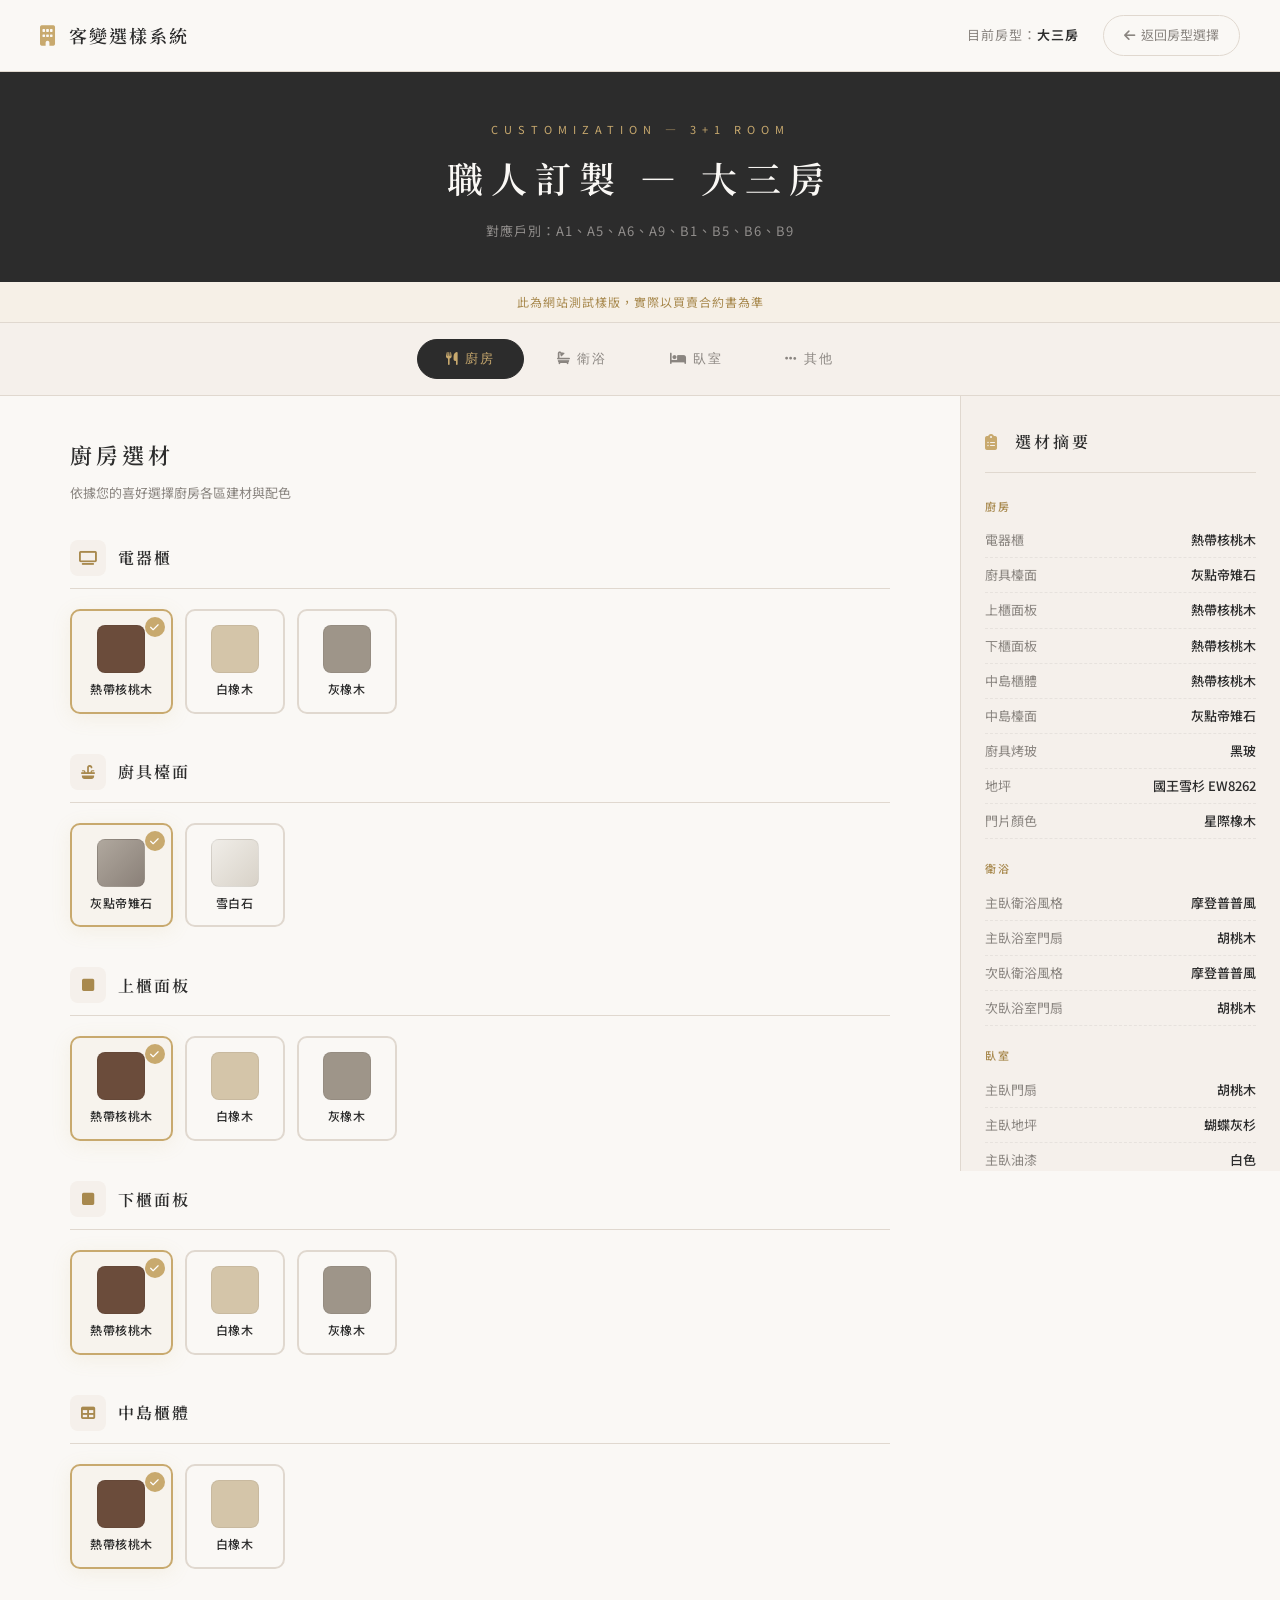
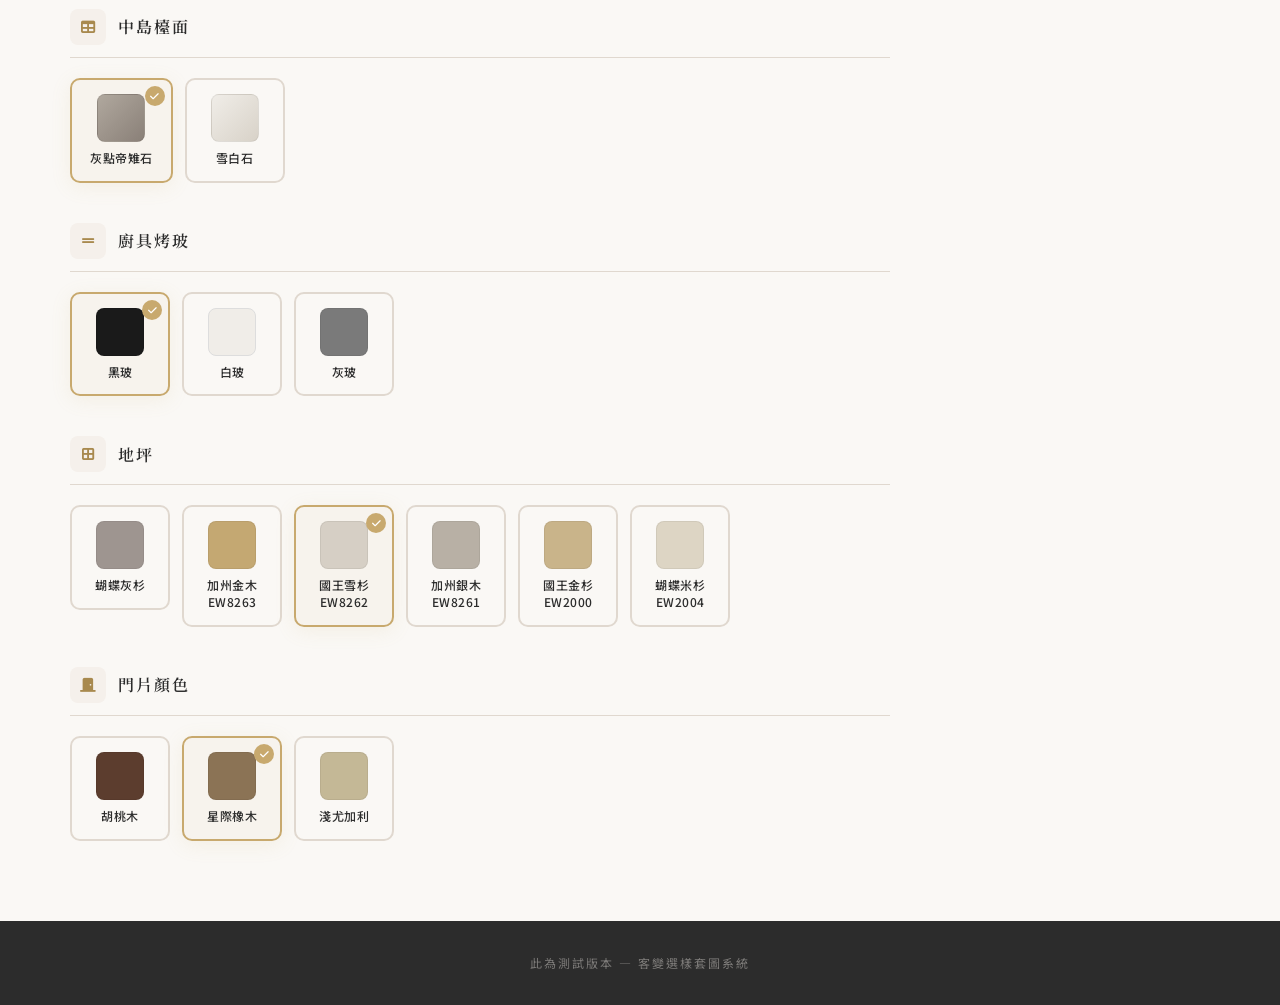
<file: preview/room/threeroom.html>
<!DOCTYPE html>
<html lang="zh-TW">
<head>
    <meta charset="UTF-8">
    <meta name="viewport" content="width=device-width, initial-scale=1.0">
    <title>大三房 — 客變選樣套圖</title>
    <link rel="stylesheet" href="https://cdnjs.cloudflare.com/ajax/libs/font-awesome/6.4.0/css/all.min.css">
    <link rel="preconnect" href="https://fonts.googleapis.com">
    <link rel="preconnect" href="https://fonts.gstatic.com" crossorigin>
    <link href="https://fonts.googleapis.com/css2?family=Noto+Serif+TC:wght@400;500;600;700&family=Noto+Sans+TC:wght@300;400;500;700&display=swap" rel="stylesheet">
    <link rel="stylesheet" href="../css/room.css">
</head>
<body>

    <!-- 導覽列 -->
    <nav class="top-nav">
        <div class="nav-inner">
            <a href="../index.html" class="nav-brand">
                <i class="fa-solid fa-building"></i>
                <span>客變選樣系統</span>
            </a>
            <div class="nav-right">
                <span class="nav-room-label">目前房型：<strong>大三房</strong></span>
                <a href="../index.html" class="btn-back"><i class="fa-solid fa-arrow-left"></i> 返回房型選擇</a>
            </div>
        </div>
    </nav>

    <!-- 頁面標題 -->
    <div class="page-header">
        <p class="page-header__eyebrow">CUSTOMIZATION — 3+1 ROOM</p>
        <h1 class="page-header__title">職人訂製 — 大三房</h1>
        <p class="page-header__subtitle">對應戶別：A1、A5、A6、A9、B1、B5、B6、B9</p>
    </div>

    <!-- 提示 -->
    <div class="disclaimer-banner">此為網站測試樣版，實際以買賣合約書為準</div>

    <!-- 區域分頁 -->
    <div class="section-tabs">
        <button class="section-tab active" data-section="sec-kitchen"><i class="fa-solid fa-utensils"></i> 廚房</button>
        <button class="section-tab" data-section="sec-bathroom"><i class="fa-solid fa-bath"></i> 衛浴</button>
        <button class="section-tab" data-section="sec-bedroom"><i class="fa-solid fa-bed"></i> 臥室</button>
        <button class="section-tab" data-section="sec-other"><i class="fa-solid fa-ellipsis"></i> 其他</button>
    </div>

    <!-- 主體 -->
    <div class="main-layout">
        <div class="content-area">

            <!-- ==================== 廚房 ==================== -->
            <div class="section-panel active" id="sec-kitchen">
                <h2 class="section-panel__title">廚房選材</h2>
                <p class="section-panel__desc">依據您的喜好選擇廚房各區建材與配色</p>

                <!-- 電器櫃 -->
                <div class="material-group">
                    <div class="material-group__header">
                        <div class="material-group__icon"><i class="fa-solid fa-tv"></i></div>
                        <h3 class="material-group__title">電器櫃</h3>
                    </div>
                    <div class="material-options">
                        <label class="material-option">
                            <input type="radio" name="kitchen_cabinet" value="tropical-walnut" data-label="熱帶核桃木" checked>
                            <div class="material-option__label">
                                <div class="material-option__swatch" style="background: #6b4c3b;"></div>
                                <span class="material-option__name">熱帶核桃木</span>
                            </div>
                            <span class="material-option__check"><i class="fa-solid fa-check"></i></span>
                        </label>
                        <label class="material-option">
                            <input type="radio" name="kitchen_cabinet" value="oak-white" data-label="白橡木">
                            <div class="material-option__label">
                                <div class="material-option__swatch" style="background: #d4c5a9;"></div>
                                <span class="material-option__name">白橡木</span>
                            </div>
                            <span class="material-option__check"><i class="fa-solid fa-check"></i></span>
                        </label>
                        <label class="material-option">
                            <input type="radio" name="kitchen_cabinet" value="gray-oak" data-label="灰橡木">
                            <div class="material-option__label">
                                <div class="material-option__swatch" style="background: #9e9589;"></div>
                                <span class="material-option__name">灰橡木</span>
                            </div>
                            <span class="material-option__check"><i class="fa-solid fa-check"></i></span>
                        </label>
                    </div>
                </div>

                <!-- 廚具檯面 -->
                <div class="material-group">
                    <div class="material-group__header">
                        <div class="material-group__icon"><i class="fa-solid fa-sink"></i></div>
                        <h3 class="material-group__title">廚具檯面</h3>
                    </div>
                    <div class="material-options">
                        <label class="material-option">
                            <input type="radio" name="kitchen_countertop" value="gray-pheasant" data-label="灰點帝雉石" checked>
                            <div class="material-option__label">
                                <div class="material-option__swatch" style="background: linear-gradient(135deg, #b0a89e, #8a8078);"></div>
                                <span class="material-option__name">灰點帝雉石</span>
                            </div>
                            <span class="material-option__check"><i class="fa-solid fa-check"></i></span>
                        </label>
                        <label class="material-option">
                            <input type="radio" name="kitchen_countertop" value="white-marble" data-label="雪白石">
                            <div class="material-option__label">
                                <div class="material-option__swatch" style="background: linear-gradient(135deg, #f0ede8, #d8d2c8);"></div>
                                <span class="material-option__name">雪白石</span>
                            </div>
                            <span class="material-option__check"><i class="fa-solid fa-check"></i></span>
                        </label>
                    </div>
                </div>

                <!-- 上櫃面板 -->
                <div class="material-group">
                    <div class="material-group__header">
                        <div class="material-group__icon"><i class="fa-solid fa-square"></i></div>
                        <h3 class="material-group__title">上櫃面板</h3>
                    </div>
                    <div class="material-options">
                        <label class="material-option">
                            <input type="radio" name="upper_panel" value="tropical-walnut" data-label="熱帶核桃木" checked>
                            <div class="material-option__label">
                                <div class="material-option__swatch" style="background: #6b4c3b;"></div>
                                <span class="material-option__name">熱帶核桃木</span>
                            </div>
                            <span class="material-option__check"><i class="fa-solid fa-check"></i></span>
                        </label>
                        <label class="material-option">
                            <input type="radio" name="upper_panel" value="oak-white" data-label="白橡木">
                            <div class="material-option__label">
                                <div class="material-option__swatch" style="background: #d4c5a9;"></div>
                                <span class="material-option__name">白橡木</span>
                            </div>
                            <span class="material-option__check"><i class="fa-solid fa-check"></i></span>
                        </label>
                        <label class="material-option">
                            <input type="radio" name="upper_panel" value="gray-oak" data-label="灰橡木">
                            <div class="material-option__label">
                                <div class="material-option__swatch" style="background: #9e9589;"></div>
                                <span class="material-option__name">灰橡木</span>
                            </div>
                            <span class="material-option__check"><i class="fa-solid fa-check"></i></span>
                        </label>
                    </div>
                </div>

                <!-- 下櫃面板 -->
                <div class="material-group">
                    <div class="material-group__header">
                        <div class="material-group__icon"><i class="fa-solid fa-square"></i></div>
                        <h3 class="material-group__title">下櫃面板</h3>
                    </div>
                    <div class="material-options">
                        <label class="material-option">
                            <input type="radio" name="lower_panel" value="tropical-walnut" data-label="熱帶核桃木" checked>
                            <div class="material-option__label">
                                <div class="material-option__swatch" style="background: #6b4c3b;"></div>
                                <span class="material-option__name">熱帶核桃木</span>
                            </div>
                            <span class="material-option__check"><i class="fa-solid fa-check"></i></span>
                        </label>
                        <label class="material-option">
                            <input type="radio" name="lower_panel" value="oak-white" data-label="白橡木">
                            <div class="material-option__label">
                                <div class="material-option__swatch" style="background: #d4c5a9;"></div>
                                <span class="material-option__name">白橡木</span>
                            </div>
                            <span class="material-option__check"><i class="fa-solid fa-check"></i></span>
                        </label>
                        <label class="material-option">
                            <input type="radio" name="lower_panel" value="gray-oak" data-label="灰橡木">
                            <div class="material-option__label">
                                <div class="material-option__swatch" style="background: #9e9589;"></div>
                                <span class="material-option__name">灰橡木</span>
                            </div>
                            <span class="material-option__check"><i class="fa-solid fa-check"></i></span>
                        </label>
                    </div>
                </div>

                <!-- 中島櫃體 -->
                <div class="material-group">
                    <div class="material-group__header">
                        <div class="material-group__icon"><i class="fa-solid fa-table"></i></div>
                        <h3 class="material-group__title">中島櫃體</h3>
                    </div>
                    <div class="material-options">
                        <label class="material-option">
                            <input type="radio" name="island_body" value="tropical-walnut" data-label="熱帶核桃木" checked>
                            <div class="material-option__label">
                                <div class="material-option__swatch" style="background: #6b4c3b;"></div>
                                <span class="material-option__name">熱帶核桃木</span>
                            </div>
                            <span class="material-option__check"><i class="fa-solid fa-check"></i></span>
                        </label>
                        <label class="material-option">
                            <input type="radio" name="island_body" value="oak-white" data-label="白橡木">
                            <div class="material-option__label">
                                <div class="material-option__swatch" style="background: #d4c5a9;"></div>
                                <span class="material-option__name">白橡木</span>
                            </div>
                            <span class="material-option__check"><i class="fa-solid fa-check"></i></span>
                        </label>
                    </div>
                </div>

                <!-- 中島檯面 -->
                <div class="material-group">
                    <div class="material-group__header">
                        <div class="material-group__icon"><i class="fa-solid fa-table"></i></div>
                        <h3 class="material-group__title">中島檯面</h3>
                    </div>
                    <div class="material-options">
                        <label class="material-option">
                            <input type="radio" name="island_top" value="gray-pheasant" data-label="灰點帝雉石" checked>
                            <div class="material-option__label">
                                <div class="material-option__swatch" style="background: linear-gradient(135deg, #b0a89e, #8a8078);"></div>
                                <span class="material-option__name">灰點帝雉石</span>
                            </div>
                            <span class="material-option__check"><i class="fa-solid fa-check"></i></span>
                        </label>
                        <label class="material-option">
                            <input type="radio" name="island_top" value="white-marble" data-label="雪白石">
                            <div class="material-option__label">
                                <div class="material-option__swatch" style="background: linear-gradient(135deg, #f0ede8, #d8d2c8);"></div>
                                <span class="material-option__name">雪白石</span>
                            </div>
                            <span class="material-option__check"><i class="fa-solid fa-check"></i></span>
                        </label>
                    </div>
                </div>

                <!-- 廚具烤玻 -->
                <div class="material-group">
                    <div class="material-group__header">
                        <div class="material-group__icon"><i class="fa-solid fa-grip-lines"></i></div>
                        <h3 class="material-group__title">廚具烤玻</h3>
                    </div>
                    <div class="material-options">
                        <label class="material-option">
                            <input type="radio" name="kitchen_glass" value="black" data-label="黑玻" checked>
                            <div class="material-option__label">
                                <div class="material-option__swatch" style="background: #1a1a1a;"></div>
                                <span class="material-option__name">黑玻</span>
                            </div>
                            <span class="material-option__check"><i class="fa-solid fa-check"></i></span>
                        </label>
                        <label class="material-option">
                            <input type="radio" name="kitchen_glass" value="white" data-label="白玻">
                            <div class="material-option__label">
                                <div class="material-option__swatch" style="background: #f0ede8; border: 1px solid #ddd;"></div>
                                <span class="material-option__name">白玻</span>
                            </div>
                            <span class="material-option__check"><i class="fa-solid fa-check"></i></span>
                        </label>
                        <label class="material-option">
                            <input type="radio" name="kitchen_glass" value="gray" data-label="灰玻">
                            <div class="material-option__label">
                                <div class="material-option__swatch" style="background: #7a7a7a;"></div>
                                <span class="material-option__name">灰玻</span>
                            </div>
                            <span class="material-option__check"><i class="fa-solid fa-check"></i></span>
                        </label>
                    </div>
                </div>

                <!-- 地坪 -->
                <div class="material-group">
                    <div class="material-group__header">
                        <div class="material-group__icon"><i class="fa-solid fa-border-all"></i></div>
                        <h3 class="material-group__title">地坪</h3>
                    </div>
                    <div class="material-options">
                        <label class="material-option">
                            <input type="radio" name="kitchen_floor" value="butterfly-gray" data-label="蝴蝶灰杉">
                            <div class="material-option__label">
                                <div class="material-option__swatch" style="background: #9e9590;"></div>
                                <span class="material-option__name">蝴蝶灰杉</span>
                            </div>
                            <span class="material-option__check"><i class="fa-solid fa-check"></i></span>
                        </label>
                        <label class="material-option">
                            <input type="radio" name="kitchen_floor" value="california-gold" data-label="加州金木 EW8263">
                            <div class="material-option__label">
                                <div class="material-option__swatch" style="background: #c4a872;"></div>
                                <span class="material-option__name">加州金木<br>EW8263</span>
                            </div>
                            <span class="material-option__check"><i class="fa-solid fa-check"></i></span>
                        </label>
                        <label class="material-option">
                            <input type="radio" name="kitchen_floor" value="king-snow" data-label="國王雪杉 EW8262" checked>
                            <div class="material-option__label">
                                <div class="material-option__swatch" style="background: #d6cfc5;"></div>
                                <span class="material-option__name">國王雪杉<br>EW8262</span>
                            </div>
                            <span class="material-option__check"><i class="fa-solid fa-check"></i></span>
                        </label>
                        <label class="material-option">
                            <input type="radio" name="kitchen_floor" value="california-silver" data-label="加州銀木 EW8261">
                            <div class="material-option__label">
                                <div class="material-option__swatch" style="background: #b8b0a5;"></div>
                                <span class="material-option__name">加州銀木<br>EW8261</span>
                            </div>
                            <span class="material-option__check"><i class="fa-solid fa-check"></i></span>
                        </label>
                        <label class="material-option">
                            <input type="radio" name="kitchen_floor" value="king-gold" data-label="國王金杉 EW2000">
                            <div class="material-option__label">
                                <div class="material-option__swatch" style="background: #c9b48a;"></div>
                                <span class="material-option__name">國王金杉<br>EW2000</span>
                            </div>
                            <span class="material-option__check"><i class="fa-solid fa-check"></i></span>
                        </label>
                        <label class="material-option">
                            <input type="radio" name="kitchen_floor" value="butterfly-rice" data-label="蝴蝶米杉 EW2004">
                            <div class="material-option__label">
                                <div class="material-option__swatch" style="background: #ddd5c4;"></div>
                                <span class="material-option__name">蝴蝶米杉<br>EW2004</span>
                            </div>
                            <span class="material-option__check"><i class="fa-solid fa-check"></i></span>
                        </label>
                    </div>
                </div>

                <!-- 門片顏色 -->
                <div class="material-group">
                    <div class="material-group__header">
                        <div class="material-group__icon"><i class="fa-solid fa-door-closed"></i></div>
                        <h3 class="material-group__title">門片顏色</h3>
                    </div>
                    <div class="material-options">
                        <label class="material-option">
                            <input type="radio" name="door_color" value="walnut" data-label="胡桃木">
                            <div class="material-option__label">
                                <div class="material-option__swatch" style="background: #5c3d2e;"></div>
                                <span class="material-option__name">胡桃木</span>
                            </div>
                            <span class="material-option__check"><i class="fa-solid fa-check"></i></span>
                        </label>
                        <label class="material-option">
                            <input type="radio" name="door_color" value="star-oak" data-label="星際橡木" checked>
                            <div class="material-option__label">
                                <div class="material-option__swatch" style="background: #8b7355;"></div>
                                <span class="material-option__name">星際橡木</span>
                            </div>
                            <span class="material-option__check"><i class="fa-solid fa-check"></i></span>
                        </label>
                        <label class="material-option">
                            <input type="radio" name="door_color" value="eucalyptus" data-label="淺尤加利">
                            <div class="material-option__label">
                                <div class="material-option__swatch" style="background: #c4b896;"></div>
                                <span class="material-option__name">淺尤加利</span>
                            </div>
                            <span class="material-option__check"><i class="fa-solid fa-check"></i></span>
                        </label>
                    </div>
                </div>
            </div>

            <!-- ==================== 衛浴 ==================== -->
            <div class="section-panel" id="sec-bathroom">
                <h2 class="section-panel__title">衛浴選材</h2>
                <p class="section-panel__desc">請選擇衛浴風格及面板配色</p>

                <div class="sub-tabs">
                    <button class="sub-tab active" data-subtab="bath-master">主臥衛浴</button>
                    <button class="sub-tab" data-subtab="bath-second">次臥衛浴</button>
                </div>

                <!-- 主臥衛浴 -->
                <div class="sub-panel active" id="bath-master">
                    <div class="material-group">
                        <div class="material-group__header">
                            <div class="material-group__icon"><i class="fa-solid fa-shower"></i></div>
                            <h3 class="material-group__title">主臥衛浴風格</h3>
                        </div>
                        <div class="material-options">
                            <label class="material-option">
                                <input type="radio" name="master_bath_style" value="modern-pop" data-label="摩登普普風" checked>
                                <div class="material-option__label">
                                    <div class="material-option__swatch" style="background: linear-gradient(135deg, #e8d5c4, #c4a882);"></div>
                                    <span class="material-option__name">摩登普普風</span>
                                </div>
                                <span class="material-option__check"><i class="fa-solid fa-check"></i></span>
                            </label>
                            <label class="material-option">
                                <input type="radio" name="master_bath_style" value="nordic" data-label="北歐風">
                                <div class="material-option__label">
                                    <div class="material-option__swatch" style="background: linear-gradient(135deg, #e8e4de, #ccc8c0);"></div>
                                    <span class="material-option__name">北歐風</span>
                                </div>
                                <span class="material-option__check"><i class="fa-solid fa-check"></i></span>
                            </label>
                            <label class="material-option">
                                <input type="radio" name="master_bath_style" value="japanese" data-label="日式禪風">
                                <div class="material-option__label">
                                    <div class="material-option__swatch" style="background: linear-gradient(135deg, #c9bfa8, #a89880);"></div>
                                    <span class="material-option__name">日式禪風</span>
                                </div>
                                <span class="material-option__check"><i class="fa-solid fa-check"></i></span>
                            </label>
                        </div>
                    </div>
                    <div class="material-group">
                        <div class="material-group__header">
                            <div class="material-group__icon"><i class="fa-solid fa-door-closed"></i></div>
                            <h3 class="material-group__title">主臥浴室門扇</h3>
                        </div>
                        <div class="material-options">
                            <label class="material-option">
                                <input type="radio" name="master_bath_door" value="walnut" data-label="胡桃木" checked>
                                <div class="material-option__label">
                                    <div class="material-option__swatch" style="background: #5c3d2e;"></div>
                                    <span class="material-option__name">胡桃木</span>
                                </div>
                                <span class="material-option__check"><i class="fa-solid fa-check"></i></span>
                            </label>
                            <label class="material-option">
                                <input type="radio" name="master_bath_door" value="star-oak" data-label="星際橡木">
                                <div class="material-option__label">
                                    <div class="material-option__swatch" style="background: #8b7355;"></div>
                                    <span class="material-option__name">星際橡木</span>
                                </div>
                                <span class="material-option__check"><i class="fa-solid fa-check"></i></span>
                            </label>
                            <label class="material-option">
                                <input type="radio" name="master_bath_door" value="eucalyptus" data-label="淺尤加利">
                                <div class="material-option__label">
                                    <div class="material-option__swatch" style="background: #c4b896;"></div>
                                    <span class="material-option__name">淺尤加利</span>
                                </div>
                                <span class="material-option__check"><i class="fa-solid fa-check"></i></span>
                            </label>
                        </div>
                    </div>
                </div>

                <!-- 次臥衛浴 -->
                <div class="sub-panel" id="bath-second">
                    <div class="material-group">
                        <div class="material-group__header">
                            <div class="material-group__icon"><i class="fa-solid fa-shower"></i></div>
                            <h3 class="material-group__title">次臥衛浴風格</h3>
                        </div>
                        <div class="material-options">
                            <label class="material-option">
                                <input type="radio" name="second_bath_style" value="modern-pop" data-label="摩登普普風" checked>
                                <div class="material-option__label">
                                    <div class="material-option__swatch" style="background: linear-gradient(135deg, #e8d5c4, #c4a882);"></div>
                                    <span class="material-option__name">摩登普普風</span>
                                </div>
                                <span class="material-option__check"><i class="fa-solid fa-check"></i></span>
                            </label>
                            <label class="material-option">
                                <input type="radio" name="second_bath_style" value="nordic" data-label="北歐風">
                                <div class="material-option__label">
                                    <div class="material-option__swatch" style="background: linear-gradient(135deg, #e8e4de, #ccc8c0);"></div>
                                    <span class="material-option__name">北歐風</span>
                                </div>
                                <span class="material-option__check"><i class="fa-solid fa-check"></i></span>
                            </label>
                            <label class="material-option">
                                <input type="radio" name="second_bath_style" value="japanese" data-label="日式禪風">
                                <div class="material-option__label">
                                    <div class="material-option__swatch" style="background: linear-gradient(135deg, #c9bfa8, #a89880);"></div>
                                    <span class="material-option__name">日式禪風</span>
                                </div>
                                <span class="material-option__check"><i class="fa-solid fa-check"></i></span>
                            </label>
                        </div>
                    </div>
                    <div class="material-group">
                        <div class="material-group__header">
                            <div class="material-group__icon"><i class="fa-solid fa-door-closed"></i></div>
                            <h3 class="material-group__title">次臥浴室門扇</h3>
                        </div>
                        <div class="material-options">
                            <label class="material-option">
                                <input type="radio" name="second_bath_door" value="walnut" data-label="胡桃木" checked>
                                <div class="material-option__label">
                                    <div class="material-option__swatch" style="background: #5c3d2e;"></div>
                                    <span class="material-option__name">胡桃木</span>
                                </div>
                                <span class="material-option__check"><i class="fa-solid fa-check"></i></span>
                            </label>
                            <label class="material-option">
                                <input type="radio" name="second_bath_door" value="star-oak" data-label="星際橡木">
                                <div class="material-option__label">
                                    <div class="material-option__swatch" style="background: #8b7355;"></div>
                                    <span class="material-option__name">星際橡木</span>
                                </div>
                                <span class="material-option__check"><i class="fa-solid fa-check"></i></span>
                            </label>
                            <label class="material-option">
                                <input type="radio" name="second_bath_door" value="eucalyptus" data-label="淺尤加利">
                                <div class="material-option__label">
                                    <div class="material-option__swatch" style="background: #c4b896;"></div>
                                    <span class="material-option__name">淺尤加利</span>
                                </div>
                                <span class="material-option__check"><i class="fa-solid fa-check"></i></span>
                            </label>
                        </div>
                    </div>
                </div>
            </div>

            <!-- ==================== 臥室 ==================== -->
            <div class="section-panel" id="sec-bedroom">
                <h2 class="section-panel__title">臥室選材</h2>
                <p class="section-panel__desc">分別為各臥室選擇門扇、地坪與油漆</p>

                <div class="sub-tabs">
                    <button class="sub-tab active" data-subtab="bed-master">主臥室</button>
                    <button class="sub-tab" data-subtab="bed-room1">臥室 1</button>
                    <button class="sub-tab" data-subtab="bed-room2">臥室 2</button>
                </div>

                <!-- 主臥室 -->
                <div class="sub-panel active" id="bed-master">
                    <div class="material-group">
                        <div class="material-group__header">
                            <div class="material-group__icon"><i class="fa-solid fa-door-closed"></i></div>
                            <h3 class="material-group__title">主臥門扇</h3>
                        </div>
                        <div class="material-options">
                            <label class="material-option">
                                <input type="radio" name="master_door" value="walnut" data-label="胡桃木" checked>
                                <div class="material-option__label">
                                    <div class="material-option__swatch" style="background: #5c3d2e;"></div>
                                    <span class="material-option__name">胡桃木</span>
                                </div>
                                <span class="material-option__check"><i class="fa-solid fa-check"></i></span>
                            </label>
                            <label class="material-option">
                                <input type="radio" name="master_door" value="star-oak" data-label="星際橡木">
                                <div class="material-option__label">
                                    <div class="material-option__swatch" style="background: #8b7355;"></div>
                                    <span class="material-option__name">星際橡木</span>
                                </div>
                                <span class="material-option__check"><i class="fa-solid fa-check"></i></span>
                            </label>
                            <label class="material-option">
                                <input type="radio" name="master_door" value="eucalyptus" data-label="淺尤加利">
                                <div class="material-option__label">
                                    <div class="material-option__swatch" style="background: #c4b896;"></div>
                                    <span class="material-option__name">淺尤加利</span>
                                </div>
                                <span class="material-option__check"><i class="fa-solid fa-check"></i></span>
                            </label>
                        </div>
                    </div>
                    <div class="material-group">
                        <div class="material-group__header">
                            <div class="material-group__icon"><i class="fa-solid fa-border-all"></i></div>
                            <h3 class="material-group__title">主臥地坪</h3>
                        </div>
                        <div class="material-options">
                            <label class="material-option">
                                <input type="radio" name="master_floor" value="butterfly-gray" data-label="蝴蝶灰杉" checked>
                                <div class="material-option__label">
                                    <div class="material-option__swatch" style="background: #9e9590;"></div>
                                    <span class="material-option__name">蝴蝶灰杉</span>
                                </div>
                                <span class="material-option__check"><i class="fa-solid fa-check"></i></span>
                            </label>
                            <label class="material-option">
                                <input type="radio" name="master_floor" value="california-gold" data-label="加州金木 EW8263">
                                <div class="material-option__label">
                                    <div class="material-option__swatch" style="background: #c4a872;"></div>
                                    <span class="material-option__name">加州金木<br>EW8263</span>
                                </div>
                                <span class="material-option__check"><i class="fa-solid fa-check"></i></span>
                            </label>
                            <label class="material-option">
                                <input type="radio" name="master_floor" value="king-snow" data-label="國王雪杉 EW8262">
                                <div class="material-option__label">
                                    <div class="material-option__swatch" style="background: #d6cfc5;"></div>
                                    <span class="material-option__name">國王雪杉<br>EW8262</span>
                                </div>
                                <span class="material-option__check"><i class="fa-solid fa-check"></i></span>
                            </label>
                            <label class="material-option">
                                <input type="radio" name="master_floor" value="california-silver" data-label="加州銀木 EW8261">
                                <div class="material-option__label">
                                    <div class="material-option__swatch" style="background: #b8b0a5;"></div>
                                    <span class="material-option__name">加州銀木<br>EW8261</span>
                                </div>
                                <span class="material-option__check"><i class="fa-solid fa-check"></i></span>
                            </label>
                            <label class="material-option">
                                <input type="radio" name="master_floor" value="king-gold" data-label="國王金杉 EW2000">
                                <div class="material-option__label">
                                    <div class="material-option__swatch" style="background: #c9b48a;"></div>
                                    <span class="material-option__name">國王金杉<br>EW2000</span>
                                </div>
                                <span class="material-option__check"><i class="fa-solid fa-check"></i></span>
                            </label>
                            <label class="material-option">
                                <input type="radio" name="master_floor" value="butterfly-rice" data-label="蝴蝶米杉 EW2004">
                                <div class="material-option__label">
                                    <div class="material-option__swatch" style="background: #ddd5c4;"></div>
                                    <span class="material-option__name">蝴蝶米杉<br>EW2004</span>
                                </div>
                                <span class="material-option__check"><i class="fa-solid fa-check"></i></span>
                            </label>
                        </div>
                    </div>
                    <div class="material-group">
                        <div class="material-group__header">
                            <div class="material-group__icon"><i class="fa-solid fa-paint-roller"></i></div>
                            <h3 class="material-group__title">主臥油漆</h3>
                        </div>
                        <div class="material-options">
                            <label class="material-option">
                                <input type="radio" name="master_paint" value="white" data-label="白色" checked>
                                <div class="material-option__label">
                                    <div class="material-option__swatch" style="background: #ffffff; border: 1px solid #ddd;"></div>
                                    <span class="material-option__name">白色</span>
                                </div>
                                <span class="material-option__check"><i class="fa-solid fa-check"></i></span>
                            </label>
                            <label class="material-option">
                                <input type="radio" name="master_paint" value="fog-country" data-label="霧鄉">
                                <div class="material-option__label">
                                    <div class="material-option__swatch" style="background: #d5cfc5;"></div>
                                    <span class="material-option__name">霧鄉</span>
                                </div>
                                <span class="material-option__check"><i class="fa-solid fa-check"></i></span>
                            </label>
                            <label class="material-option">
                                <input type="radio" name="master_paint" value="fog-pink" data-label="霧粉紅">
                                <div class="material-option__label">
                                    <div class="material-option__swatch" style="background: #e8c4c0;"></div>
                                    <span class="material-option__name">霧粉紅</span>
                                </div>
                                <span class="material-option__check"><i class="fa-solid fa-check"></i></span>
                            </label>
                            <label class="material-option">
                                <input type="radio" name="master_paint" value="light-orange" data-label="淡粉橘">
                                <div class="material-option__label">
                                    <div class="material-option__swatch" style="background: #eacdb0;"></div>
                                    <span class="material-option__name">淡粉橘</span>
                                </div>
                                <span class="material-option__check"><i class="fa-solid fa-check"></i></span>
                            </label>
                            <label class="material-option">
                                <input type="radio" name="master_paint" value="soda-green" data-label="蘇打綠">
                                <div class="material-option__label">
                                    <div class="material-option__swatch" style="background: #c5d9c0;"></div>
                                    <span class="material-option__name">蘇打綠</span>
                                </div>
                                <span class="material-option__check"><i class="fa-solid fa-check"></i></span>
                            </label>
                            <label class="material-option">
                                <input type="radio" name="master_paint" value="baby-blue" data-label="嬰兒藍">
                                <div class="material-option__label">
                                    <div class="material-option__swatch" style="background: #b8d4e3;"></div>
                                    <span class="material-option__name">嬰兒藍</span>
                                </div>
                                <span class="material-option__check"><i class="fa-solid fa-check"></i></span>
                            </label>
                        </div>
                    </div>
                </div>

                <!-- 臥室 1 -->
                <div class="sub-panel" id="bed-room1">
                    <div class="material-group">
                        <div class="material-group__header">
                            <div class="material-group__icon"><i class="fa-solid fa-door-closed"></i></div>
                            <h3 class="material-group__title">臥室 1 門扇</h3>
                        </div>
                        <div class="material-options">
                            <label class="material-option"><input type="radio" name="room1_door" value="walnut" data-label="胡桃木" checked><div class="material-option__label"><div class="material-option__swatch" style="background:#5c3d2e;"></div><span class="material-option__name">胡桃木</span></div><span class="material-option__check"><i class="fa-solid fa-check"></i></span></label>
                            <label class="material-option"><input type="radio" name="room1_door" value="star-oak" data-label="星際橡木"><div class="material-option__label"><div class="material-option__swatch" style="background:#8b7355;"></div><span class="material-option__name">星際橡木</span></div><span class="material-option__check"><i class="fa-solid fa-check"></i></span></label>
                            <label class="material-option"><input type="radio" name="room1_door" value="eucalyptus" data-label="淺尤加利"><div class="material-option__label"><div class="material-option__swatch" style="background:#c4b896;"></div><span class="material-option__name">淺尤加利</span></div><span class="material-option__check"><i class="fa-solid fa-check"></i></span></label>
                        </div>
                    </div>
                    <div class="material-group">
                        <div class="material-group__header">
                            <div class="material-group__icon"><i class="fa-solid fa-border-all"></i></div>
                            <h3 class="material-group__title">臥室 1 地坪</h3>
                        </div>
                        <div class="material-options">
                            <label class="material-option"><input type="radio" name="room1_floor" value="butterfly-gray" data-label="蝴蝶灰杉" checked><div class="material-option__label"><div class="material-option__swatch" style="background:#9e9590;"></div><span class="material-option__name">蝴蝶灰杉</span></div><span class="material-option__check"><i class="fa-solid fa-check"></i></span></label>
                            <label class="material-option"><input type="radio" name="room1_floor" value="california-gold" data-label="加州金木 EW8263"><div class="material-option__label"><div class="material-option__swatch" style="background:#c4a872;"></div><span class="material-option__name">加州金木<br>EW8263</span></div><span class="material-option__check"><i class="fa-solid fa-check"></i></span></label>
                            <label class="material-option"><input type="radio" name="room1_floor" value="king-snow" data-label="國王雪杉 EW8262"><div class="material-option__label"><div class="material-option__swatch" style="background:#d6cfc5;"></div><span class="material-option__name">國王雪杉<br>EW8262</span></div><span class="material-option__check"><i class="fa-solid fa-check"></i></span></label>
                            <label class="material-option"><input type="radio" name="room1_floor" value="california-silver" data-label="加州銀木 EW8261"><div class="material-option__label"><div class="material-option__swatch" style="background:#b8b0a5;"></div><span class="material-option__name">加州銀木<br>EW8261</span></div><span class="material-option__check"><i class="fa-solid fa-check"></i></span></label>
                            <label class="material-option"><input type="radio" name="room1_floor" value="king-gold" data-label="國王金杉 EW2000"><div class="material-option__label"><div class="material-option__swatch" style="background:#c9b48a;"></div><span class="material-option__name">國王金杉<br>EW2000</span></div><span class="material-option__check"><i class="fa-solid fa-check"></i></span></label>
                            <label class="material-option"><input type="radio" name="room1_floor" value="butterfly-rice" data-label="蝴蝶米杉 EW2004"><div class="material-option__label"><div class="material-option__swatch" style="background:#ddd5c4;"></div><span class="material-option__name">蝴蝶米杉<br>EW2004</span></div><span class="material-option__check"><i class="fa-solid fa-check"></i></span></label>
                        </div>
                    </div>
                    <div class="material-group">
                        <div class="material-group__header">
                            <div class="material-group__icon"><i class="fa-solid fa-paint-roller"></i></div>
                            <h3 class="material-group__title">臥室 1 油漆</h3>
                        </div>
                        <div class="material-options">
                            <label class="material-option"><input type="radio" name="room1_paint" value="white" data-label="白色" checked><div class="material-option__label"><div class="material-option__swatch" style="background:#fff; border:1px solid #ddd;"></div><span class="material-option__name">白色</span></div><span class="material-option__check"><i class="fa-solid fa-check"></i></span></label>
                            <label class="material-option"><input type="radio" name="room1_paint" value="fog-country" data-label="霧鄉"><div class="material-option__label"><div class="material-option__swatch" style="background:#d5cfc5;"></div><span class="material-option__name">霧鄉</span></div><span class="material-option__check"><i class="fa-solid fa-check"></i></span></label>
                            <label class="material-option"><input type="radio" name="room1_paint" value="fog-pink" data-label="霧粉紅"><div class="material-option__label"><div class="material-option__swatch" style="background:#e8c4c0;"></div><span class="material-option__name">霧粉紅</span></div><span class="material-option__check"><i class="fa-solid fa-check"></i></span></label>
                            <label class="material-option"><input type="radio" name="room1_paint" value="light-orange" data-label="淡粉橘"><div class="material-option__label"><div class="material-option__swatch" style="background:#eacdb0;"></div><span class="material-option__name">淡粉橘</span></div><span class="material-option__check"><i class="fa-solid fa-check"></i></span></label>
                            <label class="material-option"><input type="radio" name="room1_paint" value="soda-green" data-label="蘇打綠"><div class="material-option__label"><div class="material-option__swatch" style="background:#c5d9c0;"></div><span class="material-option__name">蘇打綠</span></div><span class="material-option__check"><i class="fa-solid fa-check"></i></span></label>
                            <label class="material-option"><input type="radio" name="room1_paint" value="baby-blue" data-label="嬰兒藍"><div class="material-option__label"><div class="material-option__swatch" style="background:#b8d4e3;"></div><span class="material-option__name">嬰兒藍</span></div><span class="material-option__check"><i class="fa-solid fa-check"></i></span></label>
                        </div>
                    </div>
                </div>

                <!-- 臥室 2 -->
                <div class="sub-panel" id="bed-room2">
                    <div class="material-group">
                        <div class="material-group__header">
                            <div class="material-group__icon"><i class="fa-solid fa-door-closed"></i></div>
                            <h3 class="material-group__title">臥室 2 門扇</h3>
                        </div>
                        <div class="material-options">
                            <label class="material-option"><input type="radio" name="room2_door" value="walnut" data-label="胡桃木" checked><div class="material-option__label"><div class="material-option__swatch" style="background:#5c3d2e;"></div><span class="material-option__name">胡桃木</span></div><span class="material-option__check"><i class="fa-solid fa-check"></i></span></label>
                            <label class="material-option"><input type="radio" name="room2_door" value="star-oak" data-label="星際橡木"><div class="material-option__label"><div class="material-option__swatch" style="background:#8b7355;"></div><span class="material-option__name">星際橡木</span></div><span class="material-option__check"><i class="fa-solid fa-check"></i></span></label>
                            <label class="material-option"><input type="radio" name="room2_door" value="eucalyptus" data-label="淺尤加利"><div class="material-option__label"><div class="material-option__swatch" style="background:#c4b896;"></div><span class="material-option__name">淺尤加利</span></div><span class="material-option__check"><i class="fa-solid fa-check"></i></span></label>
                        </div>
                    </div>
                    <div class="material-group">
                        <div class="material-group__header">
                            <div class="material-group__icon"><i class="fa-solid fa-border-all"></i></div>
                            <h3 class="material-group__title">臥室 2 地坪</h3>
                        </div>
                        <div class="material-options">
                            <label class="material-option"><input type="radio" name="room2_floor" value="butterfly-gray" data-label="蝴蝶灰杉" checked><div class="material-option__label"><div class="material-option__swatch" style="background:#9e9590;"></div><span class="material-option__name">蝴蝶灰杉</span></div><span class="material-option__check"><i class="fa-solid fa-check"></i></span></label>
                            <label class="material-option"><input type="radio" name="room2_floor" value="california-gold" data-label="加州金木 EW8263"><div class="material-option__label"><div class="material-option__swatch" style="background:#c4a872;"></div><span class="material-option__name">加州金木<br>EW8263</span></div><span class="material-option__check"><i class="fa-solid fa-check"></i></span></label>
                            <label class="material-option"><input type="radio" name="room2_floor" value="king-snow" data-label="國王雪杉 EW8262"><div class="material-option__label"><div class="material-option__swatch" style="background:#d6cfc5;"></div><span class="material-option__name">國王雪杉<br>EW8262</span></div><span class="material-option__check"><i class="fa-solid fa-check"></i></span></label>
                            <label class="material-option"><input type="radio" name="room2_floor" value="california-silver" data-label="加州銀木 EW8261"><div class="material-option__label"><div class="material-option__swatch" style="background:#b8b0a5;"></div><span class="material-option__name">加州銀木<br>EW8261</span></div><span class="material-option__check"><i class="fa-solid fa-check"></i></span></label>
                            <label class="material-option"><input type="radio" name="room2_floor" value="king-gold" data-label="國王金杉 EW2000"><div class="material-option__label"><div class="material-option__swatch" style="background:#c9b48a;"></div><span class="material-option__name">國王金杉<br>EW2000</span></div><span class="material-option__check"><i class="fa-solid fa-check"></i></span></label>
                            <label class="material-option"><input type="radio" name="room2_floor" value="butterfly-rice" data-label="蝴蝶米杉 EW2004"><div class="material-option__label"><div class="material-option__swatch" style="background:#ddd5c4;"></div><span class="material-option__name">蝴蝶米杉<br>EW2004</span></div><span class="material-option__check"><i class="fa-solid fa-check"></i></span></label>
                        </div>
                    </div>
                    <div class="material-group">
                        <div class="material-group__header">
                            <div class="material-group__icon"><i class="fa-solid fa-paint-roller"></i></div>
                            <h3 class="material-group__title">臥室 2 油漆</h3>
                        </div>
                        <div class="material-options">
                            <label class="material-option"><input type="radio" name="room2_paint" value="white" data-label="白色" checked><div class="material-option__label"><div class="material-option__swatch" style="background:#fff; border:1px solid #ddd;"></div><span class="material-option__name">白色</span></div><span class="material-option__check"><i class="fa-solid fa-check"></i></span></label>
                            <label class="material-option"><input type="radio" name="room2_paint" value="fog-country" data-label="霧鄉"><div class="material-option__label"><div class="material-option__swatch" style="background:#d5cfc5;"></div><span class="material-option__name">霧鄉</span></div><span class="material-option__check"><i class="fa-solid fa-check"></i></span></label>
                            <label class="material-option"><input type="radio" name="room2_paint" value="fog-pink" data-label="霧粉紅"><div class="material-option__label"><div class="material-option__swatch" style="background:#e8c4c0;"></div><span class="material-option__name">霧粉紅</span></div><span class="material-option__check"><i class="fa-solid fa-check"></i></span></label>
                            <label class="material-option"><input type="radio" name="room2_paint" value="light-orange" data-label="淡粉橘"><div class="material-option__label"><div class="material-option__swatch" style="background:#eacdb0;"></div><span class="material-option__name">淡粉橘</span></div><span class="material-option__check"><i class="fa-solid fa-check"></i></span></label>
                            <label class="material-option"><input type="radio" name="room2_paint" value="soda-green" data-label="蘇打綠"><div class="material-option__label"><div class="material-option__swatch" style="background:#c5d9c0;"></div><span class="material-option__name">蘇打綠</span></div><span class="material-option__check"><i class="fa-solid fa-check"></i></span></label>
                            <label class="material-option"><input type="radio" name="room2_paint" value="baby-blue" data-label="嬰兒藍"><div class="material-option__label"><div class="material-option__swatch" style="background:#b8d4e3;"></div><span class="material-option__name">嬰兒藍</span></div><span class="material-option__check"><i class="fa-solid fa-check"></i></span></label>
                        </div>
                    </div>
                </div>
            </div>

            <!-- ==================== 其他 ==================== -->
            <div class="section-panel" id="sec-other">
                <h2 class="section-panel__title">其他區域</h2>
                <p class="section-panel__desc">玄關門與客廳油漆配色</p>

                <div class="material-group">
                    <div class="material-group__header">
                        <div class="material-group__icon"><i class="fa-solid fa-dungeon"></i></div>
                        <h3 class="material-group__title">玄關門背面</h3>
                    </div>
                    <div class="material-options">
                        <label class="material-option">
                            <input type="radio" name="entrance_door" value="maple" data-label="楓木" checked>
                            <div class="material-option__label">
                                <div class="material-option__swatch" style="background: #d4b896;"></div>
                                <span class="material-option__name">楓木</span>
                            </div>
                            <span class="material-option__check"><i class="fa-solid fa-check"></i></span>
                        </label>
                        <label class="material-option">
                            <input type="radio" name="entrance_door" value="teak" data-label="柚木">
                            <div class="material-option__label">
                                <div class="material-option__swatch" style="background: #a07840;"></div>
                                <span class="material-option__name">柚木</span>
                            </div>
                            <span class="material-option__check"><i class="fa-solid fa-check"></i></span>
                        </label>
                        <label class="material-option">
                            <input type="radio" name="entrance_door" value="walnut" data-label="胡桃">
                            <div class="material-option__label">
                                <div class="material-option__swatch" style="background: #5c3d2e;"></div>
                                <span class="material-option__name">胡桃</span>
                            </div>
                            <span class="material-option__check"><i class="fa-solid fa-check"></i></span>
                        </label>
                    </div>
                </div>

                <div class="material-group">
                    <div class="material-group__header">
                        <div class="material-group__icon"><i class="fa-solid fa-paint-roller"></i></div>
                        <h3 class="material-group__title">客廳油漆</h3>
                    </div>
                    <div class="material-options">
                        <label class="material-option"><input type="radio" name="living_paint" value="white" data-label="白色" checked><div class="material-option__label"><div class="material-option__swatch" style="background:#fff; border:1px solid #ddd;"></div><span class="material-option__name">白色</span></div><span class="material-option__check"><i class="fa-solid fa-check"></i></span></label>
                        <label class="material-option"><input type="radio" name="living_paint" value="fog-country" data-label="霧鄉"><div class="material-option__label"><div class="material-option__swatch" style="background:#d5cfc5;"></div><span class="material-option__name">霧鄉</span></div><span class="material-option__check"><i class="fa-solid fa-check"></i></span></label>
                        <label class="material-option"><input type="radio" name="living_paint" value="fog-pink" data-label="霧粉紅"><div class="material-option__label"><div class="material-option__swatch" style="background:#e8c4c0;"></div><span class="material-option__name">霧粉紅</span></div><span class="material-option__check"><i class="fa-solid fa-check"></i></span></label>
                        <label class="material-option"><input type="radio" name="living_paint" value="light-orange" data-label="淡粉橘"><div class="material-option__label"><div class="material-option__swatch" style="background:#eacdb0;"></div><span class="material-option__name">淡粉橘</span></div><span class="material-option__check"><i class="fa-solid fa-check"></i></span></label>
                        <label class="material-option"><input type="radio" name="living_paint" value="soda-green" data-label="蘇打綠"><div class="material-option__label"><div class="material-option__swatch" style="background:#c5d9c0;"></div><span class="material-option__name">蘇打綠</span></div><span class="material-option__check"><i class="fa-solid fa-check"></i></span></label>
                        <label class="material-option"><input type="radio" name="living_paint" value="baby-blue" data-label="嬰兒藍"><div class="material-option__label"><div class="material-option__swatch" style="background:#b8d4e3;"></div><span class="material-option__name">嬰兒藍</span></div><span class="material-option__check"><i class="fa-solid fa-check"></i></span></label>
                    </div>
                </div>
            </div>

        </div>

        <!-- 右側摘要 -->
        <aside class="summary-sidebar">
            <h3 class="summary-sidebar__title"><i class="fa-solid fa-clipboard-list"></i> 選材摘要</h3>

            <div class="summary-group">
                <div class="summary-group__label">廚房</div>
                <div class="summary-item"><span class="summary-item__key">電器櫃</span><span class="summary-item__value" data-key="kitchen_cabinet">熱帶核桃木</span></div>
                <div class="summary-item"><span class="summary-item__key">廚具檯面</span><span class="summary-item__value" data-key="kitchen_countertop">灰點帝雉石</span></div>
                <div class="summary-item"><span class="summary-item__key">上櫃面板</span><span class="summary-item__value" data-key="upper_panel">熱帶核桃木</span></div>
                <div class="summary-item"><span class="summary-item__key">下櫃面板</span><span class="summary-item__value" data-key="lower_panel">熱帶核桃木</span></div>
                <div class="summary-item"><span class="summary-item__key">中島櫃體</span><span class="summary-item__value" data-key="island_body">熱帶核桃木</span></div>
                <div class="summary-item"><span class="summary-item__key">中島檯面</span><span class="summary-item__value" data-key="island_top">灰點帝雉石</span></div>
                <div class="summary-item"><span class="summary-item__key">廚具烤玻</span><span class="summary-item__value" data-key="kitchen_glass">黑玻</span></div>
                <div class="summary-item"><span class="summary-item__key">地坪</span><span class="summary-item__value" data-key="kitchen_floor">國王雪杉 EW8262</span></div>
                <div class="summary-item"><span class="summary-item__key">門片顏色</span><span class="summary-item__value" data-key="door_color">星際橡木</span></div>
            </div>

            <div class="summary-group">
                <div class="summary-group__label">衛浴</div>
                <div class="summary-item"><span class="summary-item__key">主臥衛浴風格</span><span class="summary-item__value" data-key="master_bath_style">摩登普普風</span></div>
                <div class="summary-item"><span class="summary-item__key">主臥浴室門扇</span><span class="summary-item__value" data-key="master_bath_door">胡桃木</span></div>
                <div class="summary-item"><span class="summary-item__key">次臥衛浴風格</span><span class="summary-item__value" data-key="second_bath_style">摩登普普風</span></div>
                <div class="summary-item"><span class="summary-item__key">次臥浴室門扇</span><span class="summary-item__value" data-key="second_bath_door">胡桃木</span></div>
            </div>

            <div class="summary-group">
                <div class="summary-group__label">臥室</div>
                <div class="summary-item"><span class="summary-item__key">主臥門扇</span><span class="summary-item__value" data-key="master_door">胡桃木</span></div>
                <div class="summary-item"><span class="summary-item__key">主臥地坪</span><span class="summary-item__value" data-key="master_floor">蝴蝶灰杉</span></div>
                <div class="summary-item"><span class="summary-item__key">主臥油漆</span><span class="summary-item__value" data-key="master_paint">白色</span></div>
                <div class="summary-item"><span class="summary-item__key">臥室1門扇</span><span class="summary-item__value" data-key="room1_door">胡桃木</span></div>
                <div class="summary-item"><span class="summary-item__key">臥室1地坪</span><span class="summary-item__value" data-key="room1_floor">蝴蝶灰杉</span></div>
                <div class="summary-item"><span class="summary-item__key">臥室1油漆</span><span class="summary-item__value" data-key="room1_paint">白色</span></div>
                <div class="summary-item"><span class="summary-item__key">臥室2門扇</span><span class="summary-item__value" data-key="room2_door">胡桃木</span></div>
                <div class="summary-item"><span class="summary-item__key">臥室2地坪</span><span class="summary-item__value" data-key="room2_floor">蝴蝶灰杉</span></div>
                <div class="summary-item"><span class="summary-item__key">臥室2油漆</span><span class="summary-item__value" data-key="room2_paint">白色</span></div>
            </div>

            <div class="summary-group">
                <div class="summary-group__label">其他</div>
                <div class="summary-item"><span class="summary-item__key">玄關門背面</span><span class="summary-item__value" data-key="entrance_door">楓木</span></div>
                <div class="summary-item"><span class="summary-item__key">客廳油漆</span><span class="summary-item__value" data-key="living_paint">白色</span></div>
            </div>

            <button class="btn-submit">送出夢想需求 →</button>
        </aside>
    </div>

    <footer class="site-footer">
        <div class="footer-inner">
            <p class="footer-copyright">此為測試版本 — 客變選樣套圖系統</p>
        </div>
    </footer>

    <script src="../js/room.js"></script>
</body>
</html>
</file>
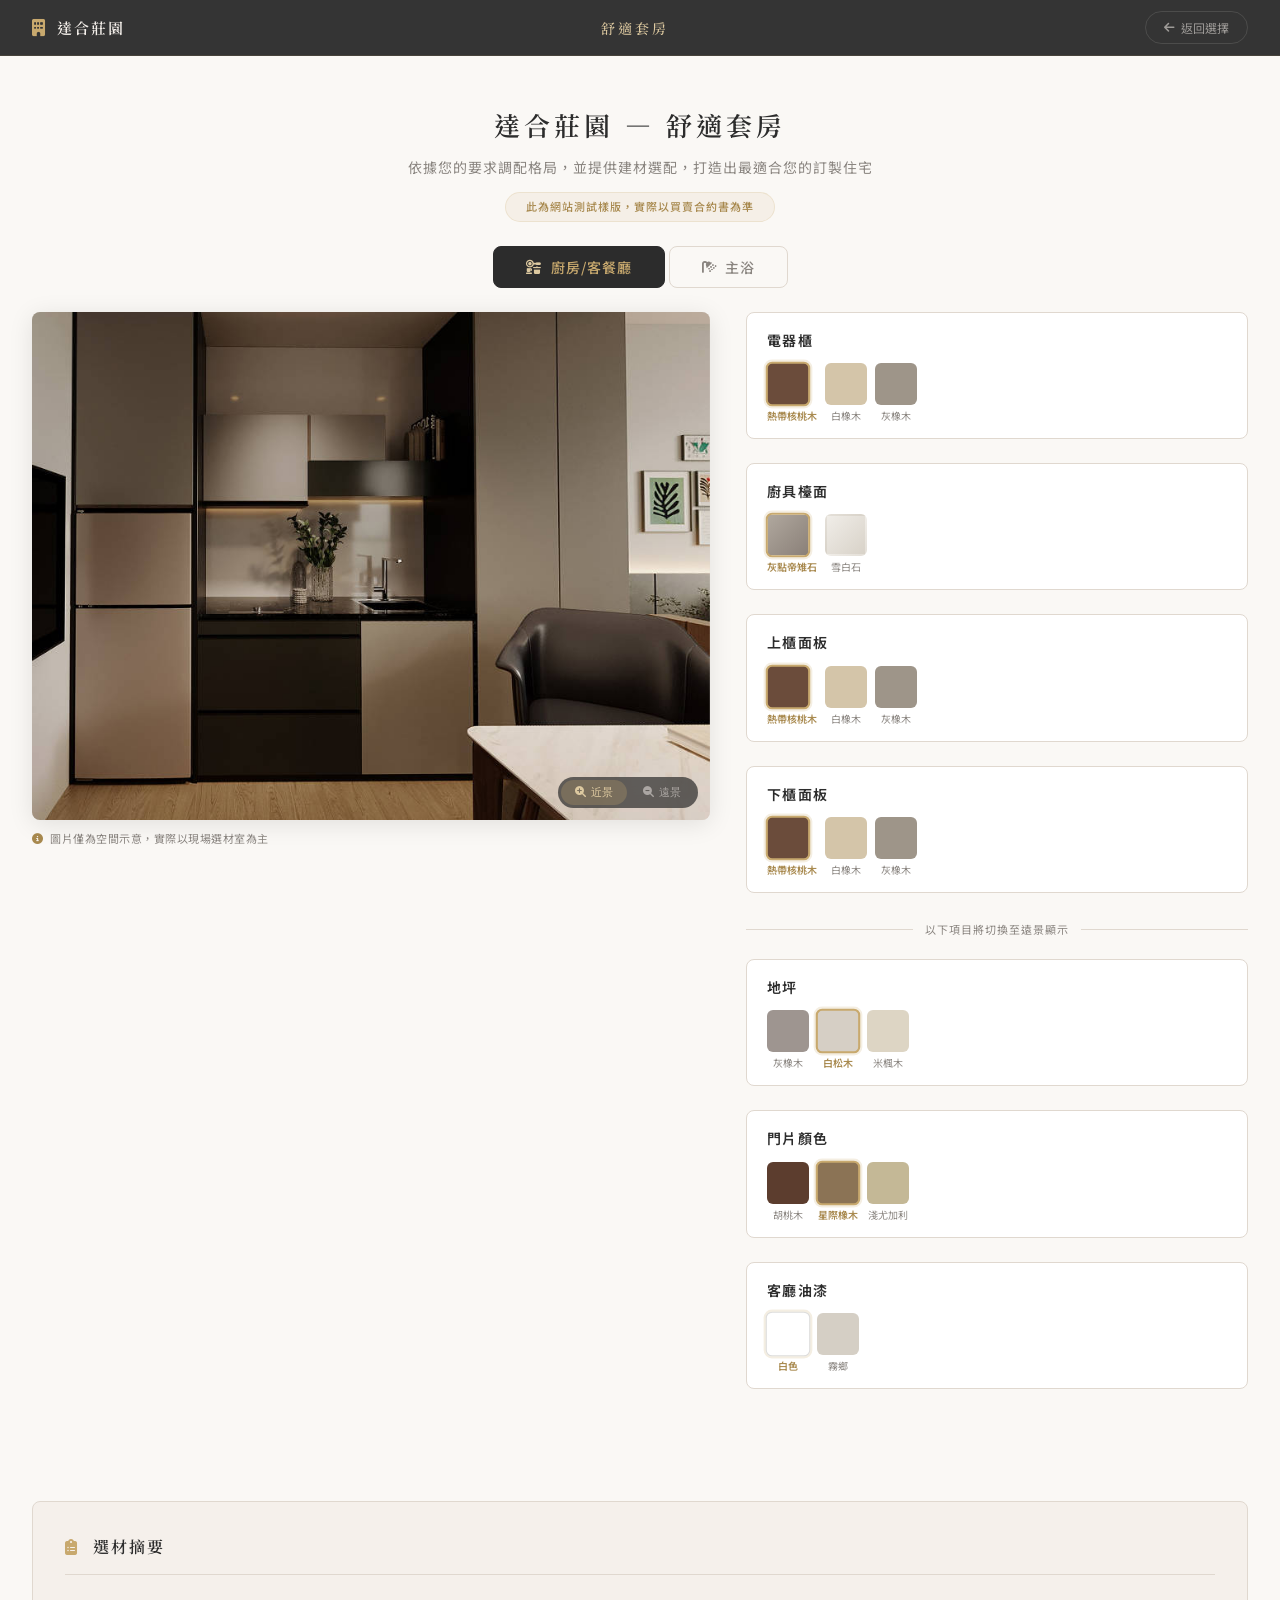
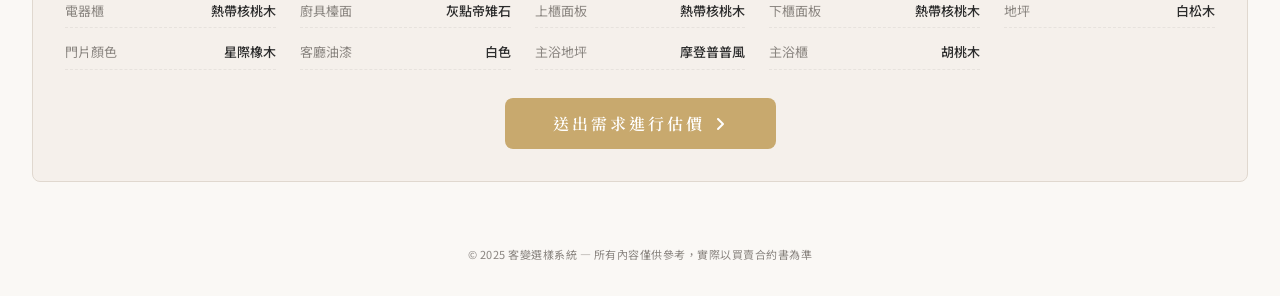
<file: preview/room/tworoom-preview.html>
<!DOCTYPE html>
<html lang="zh-TW">
<head>
    <meta charset="UTF-8">
    <meta name="viewport" content="width=device-width, initial-scale=1.0">
    <title>舒適套房 — 客變選樣套圖</title>
    <link rel="stylesheet" href="https://cdnjs.cloudflare.com/ajax/libs/font-awesome/6.4.0/css/all.min.css">
    <link rel="preconnect" href="https://fonts.googleapis.com">
    <link rel="preconnect" href="https://fonts.gstatic.com" crossorigin>
    <link href="https://fonts.googleapis.com/css2?family=Noto+Serif+TC:wght@400;500;600;700&family=Noto+Sans+TC:wght@300;400;500;700&family=DM+Sans:ital,opsz,wght@0,9..40,300;0,9..40,500;0,9..40,700;1,9..40,400&display=swap" rel="stylesheet">
    <link rel="stylesheet" href="../css/room-preview.css">
</head>
<body>

<!-- ====== 導覽列 ====== -->
<nav class="top-nav">
    <div class="nav-inner">
        <a href="../index.html" class="nav-brand">
            <i class="fa-solid fa-building"></i>
            <span>達合莊園</span>
        </a>
        <div class="nav-center">
            <span class="nav-room-label">舒適套房</span>
        </div>
        <div class="nav-right">
            <a href="../index.html" class="btn-back"><i class="fa-solid fa-arrow-left"></i> 返回選擇</a>
        </div>
    </div>
</nav>

<!-- ====== 頁面主體 ====== -->
<div class="page-wrapper">

    <!-- 頁首 -->
    <header class="page-hero">
        <h1 class="page-hero__title">達合莊園 — 舒適套房</h1>
        <p class="page-hero__desc">依據您的要求調配格局，並提供建材選配，打造出最適合您的訂製住宅</p>
        <span class="page-hero__disclaimer">此為網站測試樣版，實際以買賣合約書為準</span>
    </header>

    <!-- 區塊 Tabs -->
    <div class="section-tabs">
        <button class="section-tab active" data-tab="kitchen"><i class="fa-solid fa-kitchen-set"></i> 廚房/客餐廳</button>
        <button class="section-tab" data-tab="bath"><i class="fa-solid fa-shower"></i> 主浴</button>
    </div>

    <!-- ============================================ -->
    <!-- TAB: 廚房 / 客餐廳                           -->
    <!-- ============================================ -->
    <div class="tab-panel active" id="tab-kitchen">
        <div class="panel-grid">

            <!-- 左：照片預覽 -->
            <div class="viewer-col">
                <div class="viewer" id="viewer-kitchen">
                    <!-- 近景：廚房 -->
                    <svg class="photo-view active" id="view-near"
                         viewBox="0 0 822 732" preserveAspectRatio="xMidYMid slice">
                        <image href="../image/原圖/廚房.jpg" width="822" height="732"/>
                        <!-- 電器櫃 -->
                        <rect data-zone="appliance-cab" class="zone"
                              x="8" y="68" width="278" height="598" rx="4"
                              fill="#6b4c3b" opacity="0"/>
                        <!-- 上櫃面板 -->
                        <rect data-zone="upper-cab" class="zone"
                              x="295" y="55" width="210" height="240" rx="3"
                              fill="#6b4c3b" opacity="0"/>
                        <!-- 廚具檯面 -->
                        <rect data-zone="countertop" class="zone"
                              x="290" y="350" width="255" height="48" rx="2"
                              fill="#8a8078" opacity="0"/>
                        <!-- 下櫃面板 -->
                        <rect data-zone="lower-cab" class="zone"
                              x="295" y="402" width="218" height="268" rx="3"
                              fill="#6b4c3b" opacity="0"/>
                    </svg>

                    <!-- 遠景：客餐廳 -->
                    <svg class="photo-view" id="view-far"
                         viewBox="0 0 998 812" preserveAspectRatio="xMidYMid slice">
                        <image href="../image/原圖/客餐廳.jpg" width="998" height="812"/>
                        <!-- 地坪 -->
                        <polygon data-zone="floor" class="zone"
                                 points="0,540 998,495 998,812 0,812"
                                 fill="#d6cfc5" opacity="0"/>
                        <!-- 客廳油漆（牆面） -->
                        <polygon data-zone="wall" class="zone"
                                 points="360,0 850,0 850,270 360,260"
                                 fill="#ffffff" opacity="0"/>
                        <!-- 門片顏色 -->
                        <rect data-zone="door" class="zone"
                              x="920" y="55" width="55" height="380" rx="3"
                              fill="#8b7355" opacity="0"/>

                    </svg>

                    <!-- 近景/遠景指示 -->
                    <div class="view-indicator">
                        <button class="view-indicator__btn active" data-view="near">
                            <i class="fa-solid fa-magnifying-glass-plus"></i> 近景
                        </button>
                        <button class="view-indicator__btn" data-view="far">
                            <i class="fa-solid fa-magnifying-glass-minus"></i> 遠景
                        </button>
                    </div>
                </div>
                <p class="viewer-note">
                    <i class="fa-solid fa-circle-info"></i>
                    圖片僅為空間示意，實際以現場選材室為主
                </p>
            </div>

            <!-- 右：選材面板 -->
            <div class="select-col">

                <!-- === 近景材料 === -->
                <div class="mat-cat" data-view="near" data-zone="appliance-cab">
                    <div class="mat-cat__head">電器櫃</div>
                    <div class="mat-cat__swatches">
                        <label class="swatch">
                            <input type="radio" name="appliance_cab" value="tropical-walnut"
                                   data-label="熱帶核桃木" data-color="#6b4c3b" checked>
                            <span class="swatch__chip" style="background:#6b4c3b"></span>
                            <span class="swatch__label">熱帶核桃木</span>
                        </label>
                        <label class="swatch">
                            <input type="radio" name="appliance_cab" value="oak-white"
                                   data-label="白橡木" data-color="#d4c5a9">
                            <span class="swatch__chip" style="background:#d4c5a9"></span>
                            <span class="swatch__label">白橡木</span>
                        </label>
                        <label class="swatch">
                            <input type="radio" name="appliance_cab" value="gray-oak"
                                   data-label="灰橡木" data-color="#9e9589">
                            <span class="swatch__chip" style="background:#9e9589"></span>
                            <span class="swatch__label">灰橡木</span>
                        </label>
                    </div>
                </div>

                <div class="mat-cat" data-view="near" data-zone="countertop">
                    <div class="mat-cat__head">廚具檯面</div>
                    <div class="mat-cat__swatches">
                        <label class="swatch">
                            <input type="radio" name="countertop" value="gray-pheasant"
                                   data-label="灰點帝雉石" data-color="#8a8078" checked>
                            <span class="swatch__chip" style="background:linear-gradient(135deg,#b0a89e,#8a8078)"></span>
                            <span class="swatch__label">灰點帝雉石</span>
                        </label>
                        <label class="swatch">
                            <input type="radio" name="countertop" value="snow-white"
                                   data-label="雪白石" data-color="#e8e0d6">
                            <span class="swatch__chip" style="background:linear-gradient(135deg,#f0ede8,#d8d2c8)"></span>
                            <span class="swatch__label">雪白石</span>
                        </label>
                    </div>
                </div>

                <div class="mat-cat" data-view="near" data-zone="upper-cab">
                    <div class="mat-cat__head">上櫃面板</div>
                    <div class="mat-cat__swatches">
                        <label class="swatch">
                            <input type="radio" name="upper_cab" value="tropical-walnut"
                                   data-label="熱帶核桃木" data-color="#6b4c3b" checked>
                            <span class="swatch__chip" style="background:#6b4c3b"></span>
                            <span class="swatch__label">熱帶核桃木</span>
                        </label>
                        <label class="swatch">
                            <input type="radio" name="upper_cab" value="oak-white"
                                   data-label="白橡木" data-color="#d4c5a9">
                            <span class="swatch__chip" style="background:#d4c5a9"></span>
                            <span class="swatch__label">白橡木</span>
                        </label>
                        <label class="swatch">
                            <input type="radio" name="upper_cab" value="gray-oak"
                                   data-label="灰橡木" data-color="#9e9589">
                            <span class="swatch__chip" style="background:#9e9589"></span>
                            <span class="swatch__label">灰橡木</span>
                        </label>
                    </div>
                </div>

                <div class="mat-cat" data-view="near" data-zone="lower-cab">
                    <div class="mat-cat__head">下櫃面板</div>
                    <div class="mat-cat__swatches">
                        <label class="swatch">
                            <input type="radio" name="lower_cab" value="tropical-walnut"
                                   data-label="熱帶核桃木" data-color="#6b4c3b" checked>
                            <span class="swatch__chip" style="background:#6b4c3b"></span>
                            <span class="swatch__label">熱帶核桃木</span>
                        </label>
                        <label class="swatch">
                            <input type="radio" name="lower_cab" value="oak-white"
                                   data-label="白橡木" data-color="#d4c5a9">
                            <span class="swatch__chip" style="background:#d4c5a9"></span>
                            <span class="swatch__label">白橡木</span>
                        </label>
                        <label class="swatch">
                            <input type="radio" name="lower_cab" value="gray-oak"
                                   data-label="灰橡木" data-color="#9e9589">
                            <span class="swatch__chip" style="background:#9e9589"></span>
                            <span class="swatch__label">灰橡木</span>
                        </label>
                    </div>
                </div>

                <div class="mat-cat__divider"><span>以下項目將切換至遠景顯示</span></div>

                <!-- === 遠景材料 === -->
                <div class="mat-cat" data-view="far" data-zone="floor">
                    <div class="mat-cat__head">地坪</div>
                    <div class="mat-cat__swatches">
                        <label class="swatch">
                            <input type="radio" name="floor" value="gray-oak"
                                   data-label="灰橡木" data-color="#9e9590">
                            <span class="swatch__chip" style="background:#9e9590"></span>
                            <span class="swatch__label">灰橡木</span>
                        </label>
                        <label class="swatch">
                            <input type="radio" name="floor" value="white-pine"
                                   data-label="白松木" data-color="#d6cfc5" checked>
                            <span class="swatch__chip" style="background:#d6cfc5"></span>
                            <span class="swatch__label">白松木</span>
                        </label>
                        <label class="swatch">
                            <input type="radio" name="floor" value="cream-maple"
                                   data-label="米楓木" data-color="#ddd5c4">
                            <span class="swatch__chip" style="background:#ddd5c4"></span>
                            <span class="swatch__label">米楓木</span>
                        </label>
                    </div>
                </div>

                <div class="mat-cat" data-view="far" data-zone="door">
                    <div class="mat-cat__head">門片顏色</div>
                    <div class="mat-cat__swatches">
                        <label class="swatch">
                            <input type="radio" name="door_color" value="walnut"
                                   data-label="胡桃木" data-color="#5c3d2e">
                            <span class="swatch__chip" style="background:#5c3d2e"></span>
                            <span class="swatch__label">胡桃木</span>
                        </label>
                        <label class="swatch">
                            <input type="radio" name="door_color" value="star-oak"
                                   data-label="星際橡木" data-color="#8b7355" checked>
                            <span class="swatch__chip" style="background:#8b7355"></span>
                            <span class="swatch__label">星際橡木</span>
                        </label>
                        <label class="swatch">
                            <input type="radio" name="door_color" value="eucalyptus"
                                   data-label="淺尤加利" data-color="#c4b896">
                            <span class="swatch__chip" style="background:#c4b896"></span>
                            <span class="swatch__label">淺尤加利</span>
                        </label>
                    </div>
                </div>

                <div class="mat-cat" data-view="far" data-zone="wall">
                    <div class="mat-cat__head">客廳油漆</div>
                    <div class="mat-cat__swatches">
                        <label class="swatch">
                            <input type="radio" name="wall_paint" value="white"
                                   data-label="白色" data-color="#ffffff" checked>
                            <span class="swatch__chip" style="background:#fff; border:1px solid #ddd"></span>
                            <span class="swatch__label">白色</span>
                        </label>
                        <label class="swatch">
                            <input type="radio" name="wall_paint" value="fog-country"
                                   data-label="霧鄉" data-color="#d5cfc5">
                            <span class="swatch__chip" style="background:#d5cfc5"></span>
                            <span class="swatch__label">霧鄉</span>
                        </label>
                    </div>
                </div>

            </div><!-- /.select-col -->
        </div><!-- /.panel-grid -->
    </div><!-- /#tab-kitchen -->


    <!-- ============================================ -->
    <!-- TAB: 主浴                                    -->
    <!-- ============================================ -->
    <div class="tab-panel" id="tab-bath">
        <div class="panel-grid">

            <!-- 左：照片預覽 -->
            <div class="viewer-col">
                <div class="viewer viewer--bath" id="viewer-bath">
                    <svg class="photo-view active" id="view-bath"
                         viewBox="0 0 993 656" preserveAspectRatio="xMidYMid slice">
                        <image href="../image/原圖/主浴.jpg" width="993" height="656"/>
                        <!-- 衛浴磁磚（整體風格覆蓋） -->
                        <polygon data-zone="bath-tiles" class="zone"
                                 points="0,0 993,0 993,530 0,530"
                                 fill="#c4a882" opacity="0"/>
                    </svg>
                </div>
                <div class="viewer-notes">
                    <p><i class="fa-solid fa-circle-info"></i> 磁磚鋪貼方式因每戶浴室開門開窗位置不一，實際依現場施作為主</p>
                    <p><i class="fa-solid fa-circle-info"></i> 實際磁磚款式依現場選材室為主</p>
                </div>
            </div>

            <!-- 右：選材 -->
            <div class="select-col">

                <div class="mat-cat__intro">
                    <h3>請選擇主浴地坪及面板</h3>
                </div>

                <div class="mat-cat" data-zone="bath-tiles">
                    <div class="mat-cat__head">主浴地坪</div>
                    <div class="mat-cat__swatches mat-cat__swatches--lg">
                        <label class="swatch swatch--lg">
                            <input type="radio" name="bath_style" value="modern-pop"
                                   data-label="摩登普普風" data-color="#c4a882" checked>
                            <span class="swatch__chip swatch__chip--lg" style="background:linear-gradient(135deg,#e8d5c4,#c4a882)"></span>
                            <span class="swatch__label">摩登普普風</span>
                        </label>
                        <label class="swatch swatch--lg">
                            <input type="radio" name="bath_style" value="nordic"
                                   data-label="北歐風" data-color="#ccc8c0">
                            <span class="swatch__chip swatch__chip--lg" style="background:linear-gradient(135deg,#e8e4de,#ccc8c0)"></span>
                            <span class="swatch__label">北歐風</span>
                        </label>
                        <label class="swatch swatch--lg">
                            <input type="radio" name="bath_style" value="japanese"
                                   data-label="日式禪風" data-color="#a89880">
                            <span class="swatch__chip swatch__chip--lg" style="background:linear-gradient(135deg,#c9bfa8,#a89880)"></span>
                            <span class="swatch__label">日式禪風</span>
                        </label>
                    </div>
                </div>

                <div class="mat-cat" data-zone="">
                    <div class="mat-cat__head">主浴櫃</div>
                    <div class="mat-cat__swatches">
                        <label class="swatch">
                            <input type="radio" name="bath_door" value="walnut"
                                   data-label="胡桃木" data-color="#5c3d2e" checked>
                            <span class="swatch__chip" style="background:#5c3d2e"></span>
                            <span class="swatch__label">胡桃木</span>
                        </label>
                        <label class="swatch">
                            <input type="radio" name="bath_door" value="star-oak"
                                   data-label="星際橡木" data-color="#8b7355">
                            <span class="swatch__chip" style="background:#8b7355"></span>
                            <span class="swatch__label">星際橡木</span>
                        </label>
                        <label class="swatch">
                            <input type="radio" name="bath_door" value="eucalyptus"
                                   data-label="淺尤加利" data-color="#c4b896">
                            <span class="swatch__chip" style="background:#c4b896"></span>
                            <span class="swatch__label">淺尤加利</span>
                        </label>
                    </div>
                </div>

            </div><!-- /.select-col -->
        </div><!-- /.panel-grid -->
    </div><!-- /#tab-bath -->


    <!-- ============================================ -->
    <!-- 選材摘要                                      -->
    <!-- ============================================ -->
    <section class="summary-section">
        <div class="summary-header">
            <h3><i class="fa-solid fa-clipboard-list"></i> 選材摘要</h3>
        </div>
        <div class="summary-grid">
            <div class="sum-item"><span class="sum-key">電器櫃</span><span class="sum-val" data-sum="appliance_cab">熱帶核桃木</span></div>
            <div class="sum-item"><span class="sum-key">廚具檯面</span><span class="sum-val" data-sum="countertop">灰點帝雉石</span></div>
            <div class="sum-item"><span class="sum-key">上櫃面板</span><span class="sum-val" data-sum="upper_cab">熱帶核桃木</span></div>
            <div class="sum-item"><span class="sum-key">下櫃面板</span><span class="sum-val" data-sum="lower_cab">熱帶核桃木</span></div>
            <div class="sum-item"><span class="sum-key">地坪</span><span class="sum-val" data-sum="floor">白松木</span></div>
            <div class="sum-item"><span class="sum-key">門片顏色</span><span class="sum-val" data-sum="door_color">星際橡木</span></div>
            <div class="sum-item"><span class="sum-key">客廳油漆</span><span class="sum-val" data-sum="wall_paint">白色</span></div>
            <div class="sum-item"><span class="sum-key">主浴地坪</span><span class="sum-val" data-sum="bath_style">摩登普普風</span></div>
            <div class="sum-item"><span class="sum-key">主浴櫃</span><span class="sum-val" data-sum="bath_door">胡桃木</span></div>
        </div>
        <div class="summary-actions">
            <button class="btn-submit" id="btn-submit">送出需求進行估價 <i class="fa-solid fa-angle-right"></i></button>
        </div>
    </section>

    <!-- Footer -->
    <footer class="site-footer">
        <p>&copy; 2025 客變選樣系統 — 所有內容僅供參考，實際以買賣合約書為準</p>
    </footer>

</div><!-- /.page-wrapper -->

<script src="../js/room-preview.js"></script>
</body>
</html>
</file>
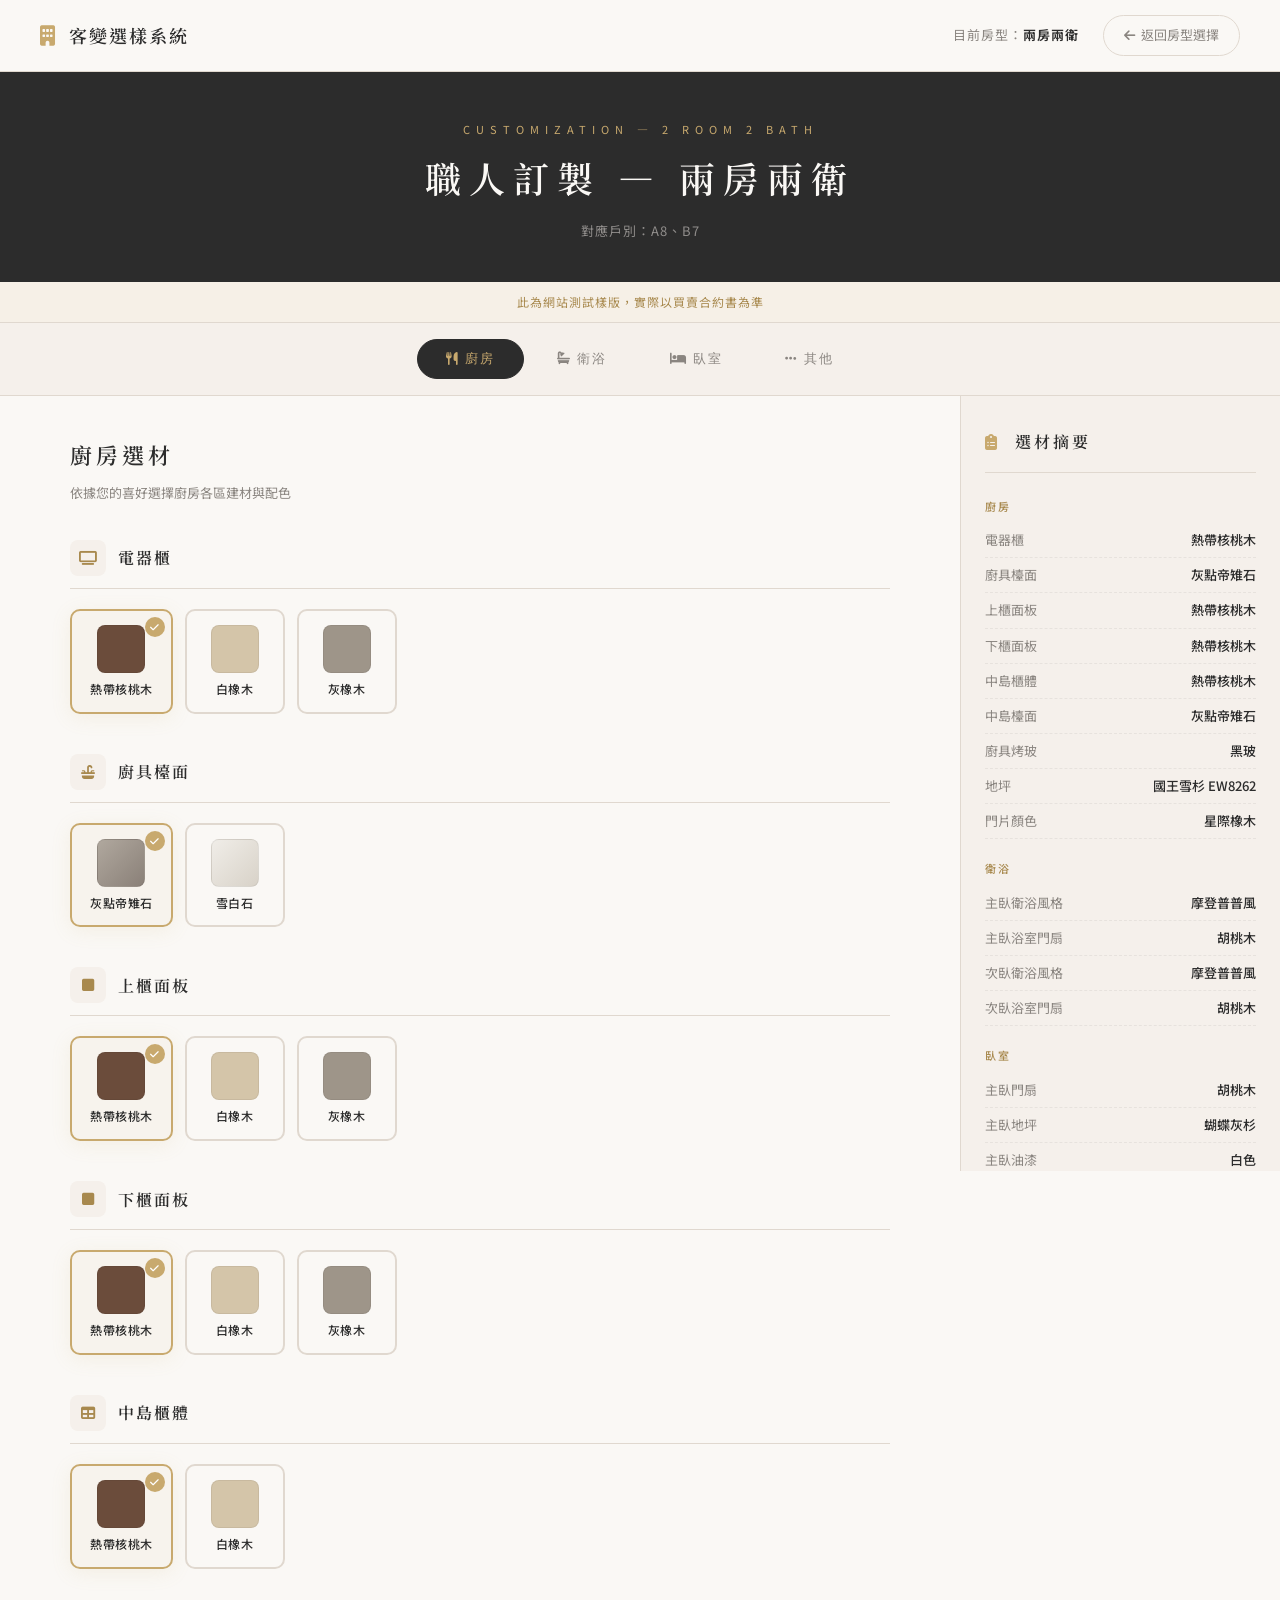
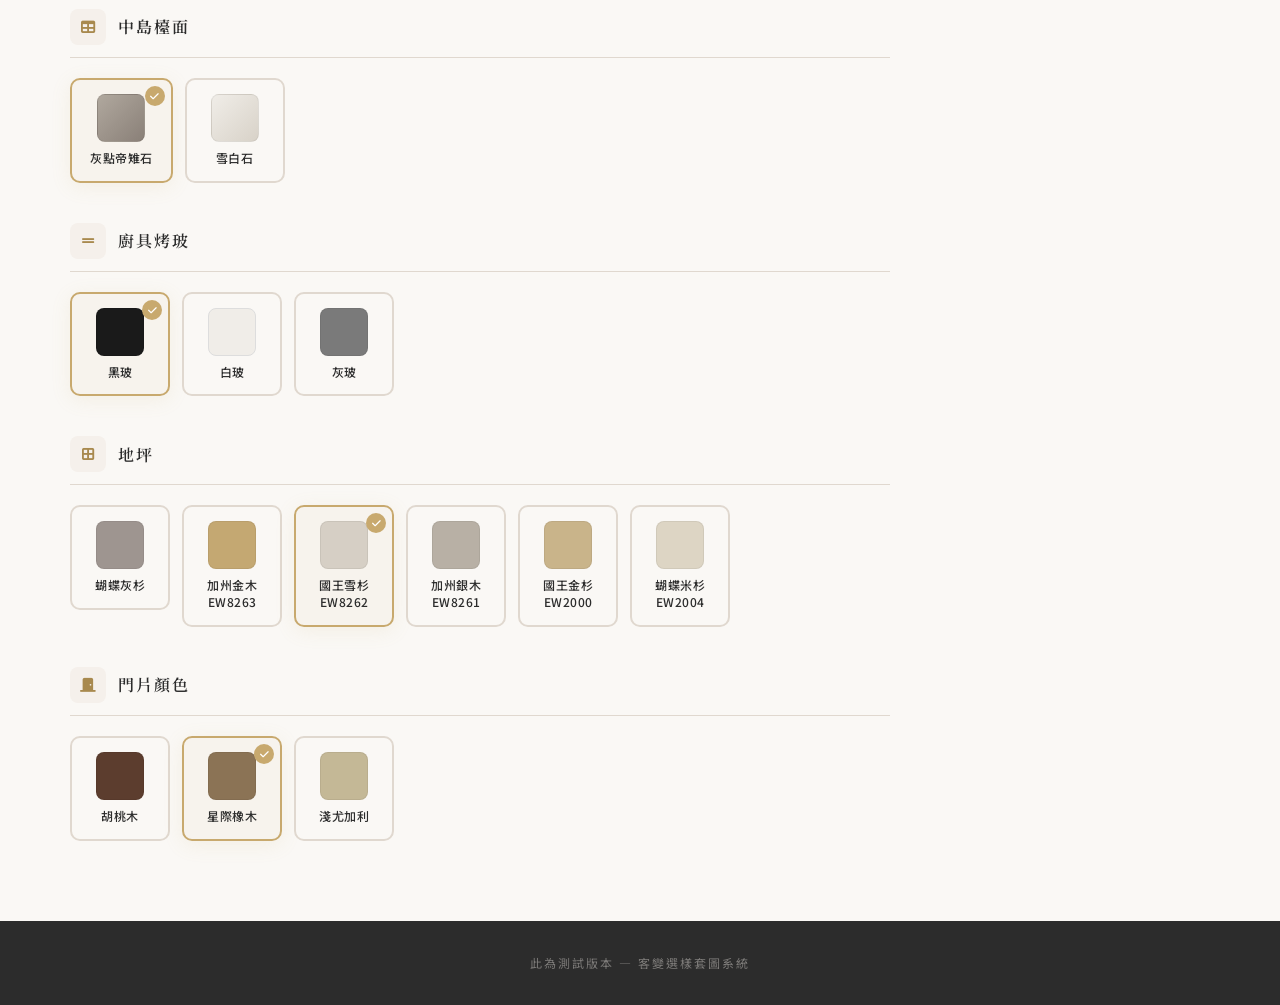
<file: preview/room/twotwo.html>
<!DOCTYPE html>
<html lang="zh-TW">
<head>
    <meta charset="UTF-8">
    <meta name="viewport" content="width=device-width, initial-scale=1.0">
    <title>兩房兩衛 — 客變選樣套圖</title>
    <link rel="stylesheet" href="https://cdnjs.cloudflare.com/ajax/libs/font-awesome/6.4.0/css/all.min.css">
    <link rel="preconnect" href="https://fonts.googleapis.com">
    <link rel="preconnect" href="https://fonts.gstatic.com" crossorigin>
    <link href="https://fonts.googleapis.com/css2?family=Noto+Serif+TC:wght@400;500;600;700&family=Noto+Sans+TC:wght@300;400;500;700&display=swap" rel="stylesheet">
    <link rel="stylesheet" href="../css/room.css">
</head>
<body>

    <nav class="top-nav">
        <div class="nav-inner">
            <a href="../index.html" class="nav-brand"><i class="fa-solid fa-building"></i><span>客變選樣系統</span></a>
            <div class="nav-right">
                <span class="nav-room-label">目前房型：<strong>兩房兩衛</strong></span>
                <a href="../index.html" class="btn-back"><i class="fa-solid fa-arrow-left"></i> 返回房型選擇</a>
            </div>
        </div>
    </nav>

    <div class="page-header">
        <p class="page-header__eyebrow">CUSTOMIZATION — 2 ROOM 2 BATH</p>
        <h1 class="page-header__title">職人訂製 — 兩房兩衛</h1>
        <p class="page-header__subtitle">對應戶別：A8、B7</p>
    </div>

    <div class="disclaimer-banner">此為網站測試樣版，實際以買賣合約書為準</div>

    <div class="section-tabs">
        <button class="section-tab active" data-section="sec-kitchen"><i class="fa-solid fa-utensils"></i> 廚房</button>
        <button class="section-tab" data-section="sec-bathroom"><i class="fa-solid fa-bath"></i> 衛浴</button>
        <button class="section-tab" data-section="sec-bedroom"><i class="fa-solid fa-bed"></i> 臥室</button>
        <button class="section-tab" data-section="sec-other"><i class="fa-solid fa-ellipsis"></i> 其他</button>
    </div>

    <div class="main-layout">
        <div class="content-area">

            <!-- ==================== 廚房 ==================== -->
            <div class="section-panel active" id="sec-kitchen">
                <h2 class="section-panel__title">廚房選材</h2>
                <p class="section-panel__desc">依據您的喜好選擇廚房各區建材與配色</p>

                <div class="material-group">
                    <div class="material-group__header"><div class="material-group__icon"><i class="fa-solid fa-tv"></i></div><h3 class="material-group__title">電器櫃</h3></div>
                    <div class="material-options">
                        <label class="material-option"><input type="radio" name="kitchen_cabinet" value="tropical-walnut" data-label="熱帶核桃木" checked><div class="material-option__label"><div class="material-option__swatch" style="background:#6b4c3b;"></div><span class="material-option__name">熱帶核桃木</span></div><span class="material-option__check"><i class="fa-solid fa-check"></i></span></label>
                        <label class="material-option"><input type="radio" name="kitchen_cabinet" value="oak-white" data-label="白橡木"><div class="material-option__label"><div class="material-option__swatch" style="background:#d4c5a9;"></div><span class="material-option__name">白橡木</span></div><span class="material-option__check"><i class="fa-solid fa-check"></i></span></label>
                        <label class="material-option"><input type="radio" name="kitchen_cabinet" value="gray-oak" data-label="灰橡木"><div class="material-option__label"><div class="material-option__swatch" style="background:#9e9589;"></div><span class="material-option__name">灰橡木</span></div><span class="material-option__check"><i class="fa-solid fa-check"></i></span></label>
                    </div>
                </div>

                <div class="material-group">
                    <div class="material-group__header"><div class="material-group__icon"><i class="fa-solid fa-sink"></i></div><h3 class="material-group__title">廚具檯面</h3></div>
                    <div class="material-options">
                        <label class="material-option"><input type="radio" name="kitchen_countertop" value="gray-pheasant" data-label="灰點帝雉石" checked><div class="material-option__label"><div class="material-option__swatch" style="background: linear-gradient(135deg, #b0a89e, #8a8078);"></div><span class="material-option__name">灰點帝雉石</span></div><span class="material-option__check"><i class="fa-solid fa-check"></i></span></label>
                        <label class="material-option"><input type="radio" name="kitchen_countertop" value="white-marble" data-label="雪白石"><div class="material-option__label"><div class="material-option__swatch" style="background: linear-gradient(135deg, #f0ede8, #d8d2c8);"></div><span class="material-option__name">雪白石</span></div><span class="material-option__check"><i class="fa-solid fa-check"></i></span></label>
                    </div>
                </div>

                <div class="material-group">
                    <div class="material-group__header"><div class="material-group__icon"><i class="fa-solid fa-square"></i></div><h3 class="material-group__title">上櫃面板</h3></div>
                    <div class="material-options">
                        <label class="material-option"><input type="radio" name="upper_panel" value="tropical-walnut" data-label="熱帶核桃木" checked><div class="material-option__label"><div class="material-option__swatch" style="background:#6b4c3b;"></div><span class="material-option__name">熱帶核桃木</span></div><span class="material-option__check"><i class="fa-solid fa-check"></i></span></label>
                        <label class="material-option"><input type="radio" name="upper_panel" value="oak-white" data-label="白橡木"><div class="material-option__label"><div class="material-option__swatch" style="background:#d4c5a9;"></div><span class="material-option__name">白橡木</span></div><span class="material-option__check"><i class="fa-solid fa-check"></i></span></label>
                        <label class="material-option"><input type="radio" name="upper_panel" value="gray-oak" data-label="灰橡木"><div class="material-option__label"><div class="material-option__swatch" style="background:#9e9589;"></div><span class="material-option__name">灰橡木</span></div><span class="material-option__check"><i class="fa-solid fa-check"></i></span></label>
                    </div>
                </div>

                <div class="material-group">
                    <div class="material-group__header"><div class="material-group__icon"><i class="fa-solid fa-square"></i></div><h3 class="material-group__title">下櫃面板</h3></div>
                    <div class="material-options">
                        <label class="material-option"><input type="radio" name="lower_panel" value="tropical-walnut" data-label="熱帶核桃木" checked><div class="material-option__label"><div class="material-option__swatch" style="background:#6b4c3b;"></div><span class="material-option__name">熱帶核桃木</span></div><span class="material-option__check"><i class="fa-solid fa-check"></i></span></label>
                        <label class="material-option"><input type="radio" name="lower_panel" value="oak-white" data-label="白橡木"><div class="material-option__label"><div class="material-option__swatch" style="background:#d4c5a9;"></div><span class="material-option__name">白橡木</span></div><span class="material-option__check"><i class="fa-solid fa-check"></i></span></label>
                        <label class="material-option"><input type="radio" name="lower_panel" value="gray-oak" data-label="灰橡木"><div class="material-option__label"><div class="material-option__swatch" style="background:#9e9589;"></div><span class="material-option__name">灰橡木</span></div><span class="material-option__check"><i class="fa-solid fa-check"></i></span></label>
                    </div>
                </div>

                <div class="material-group">
                    <div class="material-group__header"><div class="material-group__icon"><i class="fa-solid fa-table"></i></div><h3 class="material-group__title">中島櫃體</h3></div>
                    <div class="material-options">
                        <label class="material-option"><input type="radio" name="island_body" value="tropical-walnut" data-label="熱帶核桃木" checked><div class="material-option__label"><div class="material-option__swatch" style="background:#6b4c3b;"></div><span class="material-option__name">熱帶核桃木</span></div><span class="material-option__check"><i class="fa-solid fa-check"></i></span></label>
                        <label class="material-option"><input type="radio" name="island_body" value="oak-white" data-label="白橡木"><div class="material-option__label"><div class="material-option__swatch" style="background:#d4c5a9;"></div><span class="material-option__name">白橡木</span></div><span class="material-option__check"><i class="fa-solid fa-check"></i></span></label>
                    </div>
                </div>

                <div class="material-group">
                    <div class="material-group__header"><div class="material-group__icon"><i class="fa-solid fa-table"></i></div><h3 class="material-group__title">中島檯面</h3></div>
                    <div class="material-options">
                        <label class="material-option"><input type="radio" name="island_top" value="gray-pheasant" data-label="灰點帝雉石" checked><div class="material-option__label"><div class="material-option__swatch" style="background: linear-gradient(135deg, #b0a89e, #8a8078);"></div><span class="material-option__name">灰點帝雉石</span></div><span class="material-option__check"><i class="fa-solid fa-check"></i></span></label>
                        <label class="material-option"><input type="radio" name="island_top" value="white-marble" data-label="雪白石"><div class="material-option__label"><div class="material-option__swatch" style="background: linear-gradient(135deg, #f0ede8, #d8d2c8);"></div><span class="material-option__name">雪白石</span></div><span class="material-option__check"><i class="fa-solid fa-check"></i></span></label>
                    </div>
                </div>

                <div class="material-group">
                    <div class="material-group__header"><div class="material-group__icon"><i class="fa-solid fa-grip-lines"></i></div><h3 class="material-group__title">廚具烤玻</h3></div>
                    <div class="material-options">
                        <label class="material-option"><input type="radio" name="kitchen_glass" value="black" data-label="黑玻" checked><div class="material-option__label"><div class="material-option__swatch" style="background:#1a1a1a;"></div><span class="material-option__name">黑玻</span></div><span class="material-option__check"><i class="fa-solid fa-check"></i></span></label>
                        <label class="material-option"><input type="radio" name="kitchen_glass" value="white" data-label="白玻"><div class="material-option__label"><div class="material-option__swatch" style="background:#f0ede8; border:1px solid #ddd;"></div><span class="material-option__name">白玻</span></div><span class="material-option__check"><i class="fa-solid fa-check"></i></span></label>
                        <label class="material-option"><input type="radio" name="kitchen_glass" value="gray" data-label="灰玻"><div class="material-option__label"><div class="material-option__swatch" style="background:#7a7a7a;"></div><span class="material-option__name">灰玻</span></div><span class="material-option__check"><i class="fa-solid fa-check"></i></span></label>
                    </div>
                </div>

                <div class="material-group">
                    <div class="material-group__header"><div class="material-group__icon"><i class="fa-solid fa-border-all"></i></div><h3 class="material-group__title">地坪</h3></div>
                    <div class="material-options">
                        <label class="material-option"><input type="radio" name="kitchen_floor" value="butterfly-gray" data-label="蝴蝶灰杉"><div class="material-option__label"><div class="material-option__swatch" style="background:#9e9590;"></div><span class="material-option__name">蝴蝶灰杉</span></div><span class="material-option__check"><i class="fa-solid fa-check"></i></span></label>
                        <label class="material-option"><input type="radio" name="kitchen_floor" value="california-gold" data-label="加州金木 EW8263"><div class="material-option__label"><div class="material-option__swatch" style="background:#c4a872;"></div><span class="material-option__name">加州金木<br>EW8263</span></div><span class="material-option__check"><i class="fa-solid fa-check"></i></span></label>
                        <label class="material-option"><input type="radio" name="kitchen_floor" value="king-snow" data-label="國王雪杉 EW8262" checked><div class="material-option__label"><div class="material-option__swatch" style="background:#d6cfc5;"></div><span class="material-option__name">國王雪杉<br>EW8262</span></div><span class="material-option__check"><i class="fa-solid fa-check"></i></span></label>
                        <label class="material-option"><input type="radio" name="kitchen_floor" value="california-silver" data-label="加州銀木 EW8261"><div class="material-option__label"><div class="material-option__swatch" style="background:#b8b0a5;"></div><span class="material-option__name">加州銀木<br>EW8261</span></div><span class="material-option__check"><i class="fa-solid fa-check"></i></span></label>
                        <label class="material-option"><input type="radio" name="kitchen_floor" value="king-gold" data-label="國王金杉 EW2000"><div class="material-option__label"><div class="material-option__swatch" style="background:#c9b48a;"></div><span class="material-option__name">國王金杉<br>EW2000</span></div><span class="material-option__check"><i class="fa-solid fa-check"></i></span></label>
                        <label class="material-option"><input type="radio" name="kitchen_floor" value="butterfly-rice" data-label="蝴蝶米杉 EW2004"><div class="material-option__label"><div class="material-option__swatch" style="background:#ddd5c4;"></div><span class="material-option__name">蝴蝶米杉<br>EW2004</span></div><span class="material-option__check"><i class="fa-solid fa-check"></i></span></label>
                    </div>
                </div>

                <div class="material-group">
                    <div class="material-group__header"><div class="material-group__icon"><i class="fa-solid fa-door-closed"></i></div><h3 class="material-group__title">門片顏色</h3></div>
                    <div class="material-options">
                        <label class="material-option"><input type="radio" name="door_color" value="walnut" data-label="胡桃木"><div class="material-option__label"><div class="material-option__swatch" style="background:#5c3d2e;"></div><span class="material-option__name">胡桃木</span></div><span class="material-option__check"><i class="fa-solid fa-check"></i></span></label>
                        <label class="material-option"><input type="radio" name="door_color" value="star-oak" data-label="星際橡木" checked><div class="material-option__label"><div class="material-option__swatch" style="background:#8b7355;"></div><span class="material-option__name">星際橡木</span></div><span class="material-option__check"><i class="fa-solid fa-check"></i></span></label>
                        <label class="material-option"><input type="radio" name="door_color" value="eucalyptus" data-label="淺尤加利"><div class="material-option__label"><div class="material-option__swatch" style="background:#c4b896;"></div><span class="material-option__name">淺尤加利</span></div><span class="material-option__check"><i class="fa-solid fa-check"></i></span></label>
                    </div>
                </div>
            </div>

            <!-- ==================== 衛浴 (兩房兩衛：主臥+次臥) ==================== -->
            <div class="section-panel" id="sec-bathroom">
                <h2 class="section-panel__title">衛浴選材</h2>
                <p class="section-panel__desc">請選擇衛浴風格及面板配色</p>

                <div class="sub-tabs">
                    <button class="sub-tab active" data-subtab="bath-master">主臥衛浴</button>
                    <button class="sub-tab" data-subtab="bath-second">次臥衛浴</button>
                </div>

                <div class="sub-panel active" id="bath-master">
                    <div class="material-group">
                        <div class="material-group__header"><div class="material-group__icon"><i class="fa-solid fa-shower"></i></div><h3 class="material-group__title">主臥衛浴風格</h3></div>
                        <div class="material-options">
                            <label class="material-option"><input type="radio" name="master_bath_style" value="modern-pop" data-label="摩登普普風" checked><div class="material-option__label"><div class="material-option__swatch" style="background: linear-gradient(135deg, #e8d5c4, #c4a882);"></div><span class="material-option__name">摩登普普風</span></div><span class="material-option__check"><i class="fa-solid fa-check"></i></span></label>
                            <label class="material-option"><input type="radio" name="master_bath_style" value="nordic" data-label="北歐風"><div class="material-option__label"><div class="material-option__swatch" style="background: linear-gradient(135deg, #e8e4de, #ccc8c0);"></div><span class="material-option__name">北歐風</span></div><span class="material-option__check"><i class="fa-solid fa-check"></i></span></label>
                            <label class="material-option"><input type="radio" name="master_bath_style" value="japanese" data-label="日式禪風"><div class="material-option__label"><div class="material-option__swatch" style="background: linear-gradient(135deg, #c9bfa8, #a89880);"></div><span class="material-option__name">日式禪風</span></div><span class="material-option__check"><i class="fa-solid fa-check"></i></span></label>
                        </div>
                    </div>
                    <div class="material-group">
                        <div class="material-group__header"><div class="material-group__icon"><i class="fa-solid fa-door-closed"></i></div><h3 class="material-group__title">主臥浴室門扇</h3></div>
                        <div class="material-options">
                            <label class="material-option"><input type="radio" name="master_bath_door" value="walnut" data-label="胡桃木" checked><div class="material-option__label"><div class="material-option__swatch" style="background:#5c3d2e;"></div><span class="material-option__name">胡桃木</span></div><span class="material-option__check"><i class="fa-solid fa-check"></i></span></label>
                            <label class="material-option"><input type="radio" name="master_bath_door" value="star-oak" data-label="星際橡木"><div class="material-option__label"><div class="material-option__swatch" style="background:#8b7355;"></div><span class="material-option__name">星際橡木</span></div><span class="material-option__check"><i class="fa-solid fa-check"></i></span></label>
                            <label class="material-option"><input type="radio" name="master_bath_door" value="eucalyptus" data-label="淺尤加利"><div class="material-option__label"><div class="material-option__swatch" style="background:#c4b896;"></div><span class="material-option__name">淺尤加利</span></div><span class="material-option__check"><i class="fa-solid fa-check"></i></span></label>
                        </div>
                    </div>
                </div>

                <div class="sub-panel" id="bath-second">
                    <div class="material-group">
                        <div class="material-group__header"><div class="material-group__icon"><i class="fa-solid fa-shower"></i></div><h3 class="material-group__title">次臥衛浴風格</h3></div>
                        <div class="material-options">
                            <label class="material-option"><input type="radio" name="second_bath_style" value="modern-pop" data-label="摩登普普風" checked><div class="material-option__label"><div class="material-option__swatch" style="background: linear-gradient(135deg, #e8d5c4, #c4a882);"></div><span class="material-option__name">摩登普普風</span></div><span class="material-option__check"><i class="fa-solid fa-check"></i></span></label>
                            <label class="material-option"><input type="radio" name="second_bath_style" value="nordic" data-label="北歐風"><div class="material-option__label"><div class="material-option__swatch" style="background: linear-gradient(135deg, #e8e4de, #ccc8c0);"></div><span class="material-option__name">北歐風</span></div><span class="material-option__check"><i class="fa-solid fa-check"></i></span></label>
                            <label class="material-option"><input type="radio" name="second_bath_style" value="japanese" data-label="日式禪風"><div class="material-option__label"><div class="material-option__swatch" style="background: linear-gradient(135deg, #c9bfa8, #a89880);"></div><span class="material-option__name">日式禪風</span></div><span class="material-option__check"><i class="fa-solid fa-check"></i></span></label>
                        </div>
                    </div>
                    <div class="material-group">
                        <div class="material-group__header"><div class="material-group__icon"><i class="fa-solid fa-door-closed"></i></div><h3 class="material-group__title">次臥浴室門扇</h3></div>
                        <div class="material-options">
                            <label class="material-option"><input type="radio" name="second_bath_door" value="walnut" data-label="胡桃木" checked><div class="material-option__label"><div class="material-option__swatch" style="background:#5c3d2e;"></div><span class="material-option__name">胡桃木</span></div><span class="material-option__check"><i class="fa-solid fa-check"></i></span></label>
                            <label class="material-option"><input type="radio" name="second_bath_door" value="star-oak" data-label="星際橡木"><div class="material-option__label"><div class="material-option__swatch" style="background:#8b7355;"></div><span class="material-option__name">星際橡木</span></div><span class="material-option__check"><i class="fa-solid fa-check"></i></span></label>
                            <label class="material-option"><input type="radio" name="second_bath_door" value="eucalyptus" data-label="淺尤加利"><div class="material-option__label"><div class="material-option__swatch" style="background:#c4b896;"></div><span class="material-option__name">淺尤加利</span></div><span class="material-option__check"><i class="fa-solid fa-check"></i></span></label>
                        </div>
                    </div>
                </div>
            </div>

            <!-- ==================== 臥室 (兩房：主臥+臥室1) ==================== -->
            <div class="section-panel" id="sec-bedroom">
                <h2 class="section-panel__title">臥室選材</h2>
                <p class="section-panel__desc">分別為各臥室選擇門扇、地坪與油漆</p>

                <div class="sub-tabs">
                    <button class="sub-tab active" data-subtab="bed-master">主臥室</button>
                    <button class="sub-tab" data-subtab="bed-room1">臥室 1</button>
                </div>

                <div class="sub-panel active" id="bed-master">
                    <div class="material-group">
                        <div class="material-group__header"><div class="material-group__icon"><i class="fa-solid fa-door-closed"></i></div><h3 class="material-group__title">主臥門扇</h3></div>
                        <div class="material-options">
                            <label class="material-option"><input type="radio" name="master_door" value="walnut" data-label="胡桃木" checked><div class="material-option__label"><div class="material-option__swatch" style="background:#5c3d2e;"></div><span class="material-option__name">胡桃木</span></div><span class="material-option__check"><i class="fa-solid fa-check"></i></span></label>
                            <label class="material-option"><input type="radio" name="master_door" value="star-oak" data-label="星際橡木"><div class="material-option__label"><div class="material-option__swatch" style="background:#8b7355;"></div><span class="material-option__name">星際橡木</span></div><span class="material-option__check"><i class="fa-solid fa-check"></i></span></label>
                            <label class="material-option"><input type="radio" name="master_door" value="eucalyptus" data-label="淺尤加利"><div class="material-option__label"><div class="material-option__swatch" style="background:#c4b896;"></div><span class="material-option__name">淺尤加利</span></div><span class="material-option__check"><i class="fa-solid fa-check"></i></span></label>
                        </div>
                    </div>
                    <div class="material-group">
                        <div class="material-group__header"><div class="material-group__icon"><i class="fa-solid fa-border-all"></i></div><h3 class="material-group__title">主臥地坪</h3></div>
                        <div class="material-options">
                            <label class="material-option"><input type="radio" name="master_floor" value="butterfly-gray" data-label="蝴蝶灰杉" checked><div class="material-option__label"><div class="material-option__swatch" style="background:#9e9590;"></div><span class="material-option__name">蝴蝶灰杉</span></div><span class="material-option__check"><i class="fa-solid fa-check"></i></span></label>
                            <label class="material-option"><input type="radio" name="master_floor" value="california-gold" data-label="加州金木 EW8263"><div class="material-option__label"><div class="material-option__swatch" style="background:#c4a872;"></div><span class="material-option__name">加州金木<br>EW8263</span></div><span class="material-option__check"><i class="fa-solid fa-check"></i></span></label>
                            <label class="material-option"><input type="radio" name="master_floor" value="king-snow" data-label="國王雪杉 EW8262"><div class="material-option__label"><div class="material-option__swatch" style="background:#d6cfc5;"></div><span class="material-option__name">國王雪杉<br>EW8262</span></div><span class="material-option__check"><i class="fa-solid fa-check"></i></span></label>
                            <label class="material-option"><input type="radio" name="master_floor" value="california-silver" data-label="加州銀木 EW8261"><div class="material-option__label"><div class="material-option__swatch" style="background:#b8b0a5;"></div><span class="material-option__name">加州銀木<br>EW8261</span></div><span class="material-option__check"><i class="fa-solid fa-check"></i></span></label>
                            <label class="material-option"><input type="radio" name="master_floor" value="king-gold" data-label="國王金杉 EW2000"><div class="material-option__label"><div class="material-option__swatch" style="background:#c9b48a;"></div><span class="material-option__name">國王金杉<br>EW2000</span></div><span class="material-option__check"><i class="fa-solid fa-check"></i></span></label>
                            <label class="material-option"><input type="radio" name="master_floor" value="butterfly-rice" data-label="蝴蝶米杉 EW2004"><div class="material-option__label"><div class="material-option__swatch" style="background:#ddd5c4;"></div><span class="material-option__name">蝴蝶米杉<br>EW2004</span></div><span class="material-option__check"><i class="fa-solid fa-check"></i></span></label>
                        </div>
                    </div>
                    <div class="material-group">
                        <div class="material-group__header"><div class="material-group__icon"><i class="fa-solid fa-paint-roller"></i></div><h3 class="material-group__title">主臥油漆</h3></div>
                        <div class="material-options">
                            <label class="material-option"><input type="radio" name="master_paint" value="white" data-label="白色" checked><div class="material-option__label"><div class="material-option__swatch" style="background:#fff; border:1px solid #ddd;"></div><span class="material-option__name">白色</span></div><span class="material-option__check"><i class="fa-solid fa-check"></i></span></label>
                            <label class="material-option"><input type="radio" name="master_paint" value="fog-country" data-label="霧鄉"><div class="material-option__label"><div class="material-option__swatch" style="background:#d5cfc5;"></div><span class="material-option__name">霧鄉</span></div><span class="material-option__check"><i class="fa-solid fa-check"></i></span></label>
                            <label class="material-option"><input type="radio" name="master_paint" value="fog-pink" data-label="霧粉紅"><div class="material-option__label"><div class="material-option__swatch" style="background:#e8c4c0;"></div><span class="material-option__name">霧粉紅</span></div><span class="material-option__check"><i class="fa-solid fa-check"></i></span></label>
                            <label class="material-option"><input type="radio" name="master_paint" value="light-orange" data-label="淡粉橘"><div class="material-option__label"><div class="material-option__swatch" style="background:#eacdb0;"></div><span class="material-option__name">淡粉橘</span></div><span class="material-option__check"><i class="fa-solid fa-check"></i></span></label>
                            <label class="material-option"><input type="radio" name="master_paint" value="soda-green" data-label="蘇打綠"><div class="material-option__label"><div class="material-option__swatch" style="background:#c5d9c0;"></div><span class="material-option__name">蘇打綠</span></div><span class="material-option__check"><i class="fa-solid fa-check"></i></span></label>
                            <label class="material-option"><input type="radio" name="master_paint" value="baby-blue" data-label="嬰兒藍"><div class="material-option__label"><div class="material-option__swatch" style="background:#b8d4e3;"></div><span class="material-option__name">嬰兒藍</span></div><span class="material-option__check"><i class="fa-solid fa-check"></i></span></label>
                        </div>
                    </div>
                </div>

                <div class="sub-panel" id="bed-room1">
                    <div class="material-group">
                        <div class="material-group__header"><div class="material-group__icon"><i class="fa-solid fa-door-closed"></i></div><h3 class="material-group__title">臥室 1 門扇</h3></div>
                        <div class="material-options">
                            <label class="material-option"><input type="radio" name="room1_door" value="walnut" data-label="胡桃木" checked><div class="material-option__label"><div class="material-option__swatch" style="background:#5c3d2e;"></div><span class="material-option__name">胡桃木</span></div><span class="material-option__check"><i class="fa-solid fa-check"></i></span></label>
                            <label class="material-option"><input type="radio" name="room1_door" value="star-oak" data-label="星際橡木"><div class="material-option__label"><div class="material-option__swatch" style="background:#8b7355;"></div><span class="material-option__name">星際橡木</span></div><span class="material-option__check"><i class="fa-solid fa-check"></i></span></label>
                            <label class="material-option"><input type="radio" name="room1_door" value="eucalyptus" data-label="淺尤加利"><div class="material-option__label"><div class="material-option__swatch" style="background:#c4b896;"></div><span class="material-option__name">淺尤加利</span></div><span class="material-option__check"><i class="fa-solid fa-check"></i></span></label>
                        </div>
                    </div>
                    <div class="material-group">
                        <div class="material-group__header"><div class="material-group__icon"><i class="fa-solid fa-border-all"></i></div><h3 class="material-group__title">臥室 1 地坪</h3></div>
                        <div class="material-options">
                            <label class="material-option"><input type="radio" name="room1_floor" value="butterfly-gray" data-label="蝴蝶灰杉" checked><div class="material-option__label"><div class="material-option__swatch" style="background:#9e9590;"></div><span class="material-option__name">蝴蝶灰杉</span></div><span class="material-option__check"><i class="fa-solid fa-check"></i></span></label>
                            <label class="material-option"><input type="radio" name="room1_floor" value="california-gold" data-label="加州金木 EW8263"><div class="material-option__label"><div class="material-option__swatch" style="background:#c4a872;"></div><span class="material-option__name">加州金木<br>EW8263</span></div><span class="material-option__check"><i class="fa-solid fa-check"></i></span></label>
                            <label class="material-option"><input type="radio" name="room1_floor" value="king-snow" data-label="國王雪杉 EW8262"><div class="material-option__label"><div class="material-option__swatch" style="background:#d6cfc5;"></div><span class="material-option__name">國王雪杉<br>EW8262</span></div><span class="material-option__check"><i class="fa-solid fa-check"></i></span></label>
                            <label class="material-option"><input type="radio" name="room1_floor" value="california-silver" data-label="加州銀木 EW8261"><div class="material-option__label"><div class="material-option__swatch" style="background:#b8b0a5;"></div><span class="material-option__name">加州銀木<br>EW8261</span></div><span class="material-option__check"><i class="fa-solid fa-check"></i></span></label>
                            <label class="material-option"><input type="radio" name="room1_floor" value="king-gold" data-label="國王金杉 EW2000"><div class="material-option__label"><div class="material-option__swatch" style="background:#c9b48a;"></div><span class="material-option__name">國王金杉<br>EW2000</span></div><span class="material-option__check"><i class="fa-solid fa-check"></i></span></label>
                            <label class="material-option"><input type="radio" name="room1_floor" value="butterfly-rice" data-label="蝴蝶米杉 EW2004"><div class="material-option__label"><div class="material-option__swatch" style="background:#ddd5c4;"></div><span class="material-option__name">蝴蝶米杉<br>EW2004</span></div><span class="material-option__check"><i class="fa-solid fa-check"></i></span></label>
                        </div>
                    </div>
                    <div class="material-group">
                        <div class="material-group__header"><div class="material-group__icon"><i class="fa-solid fa-paint-roller"></i></div><h3 class="material-group__title">臥室 1 油漆</h3></div>
                        <div class="material-options">
                            <label class="material-option"><input type="radio" name="room1_paint" value="white" data-label="白色" checked><div class="material-option__label"><div class="material-option__swatch" style="background:#fff; border:1px solid #ddd;"></div><span class="material-option__name">白色</span></div><span class="material-option__check"><i class="fa-solid fa-check"></i></span></label>
                            <label class="material-option"><input type="radio" name="room1_paint" value="fog-country" data-label="霧鄉"><div class="material-option__label"><div class="material-option__swatch" style="background:#d5cfc5;"></div><span class="material-option__name">霧鄉</span></div><span class="material-option__check"><i class="fa-solid fa-check"></i></span></label>
                            <label class="material-option"><input type="radio" name="room1_paint" value="fog-pink" data-label="霧粉紅"><div class="material-option__label"><div class="material-option__swatch" style="background:#e8c4c0;"></div><span class="material-option__name">霧粉紅</span></div><span class="material-option__check"><i class="fa-solid fa-check"></i></span></label>
                            <label class="material-option"><input type="radio" name="room1_paint" value="light-orange" data-label="淡粉橘"><div class="material-option__label"><div class="material-option__swatch" style="background:#eacdb0;"></div><span class="material-option__name">淡粉橘</span></div><span class="material-option__check"><i class="fa-solid fa-check"></i></span></label>
                            <label class="material-option"><input type="radio" name="room1_paint" value="soda-green" data-label="蘇打綠"><div class="material-option__label"><div class="material-option__swatch" style="background:#c5d9c0;"></div><span class="material-option__name">蘇打綠</span></div><span class="material-option__check"><i class="fa-solid fa-check"></i></span></label>
                            <label class="material-option"><input type="radio" name="room1_paint" value="baby-blue" data-label="嬰兒藍"><div class="material-option__label"><div class="material-option__swatch" style="background:#b8d4e3;"></div><span class="material-option__name">嬰兒藍</span></div><span class="material-option__check"><i class="fa-solid fa-check"></i></span></label>
                        </div>
                    </div>
                </div>
            </div>

            <!-- ==================== 其他 ==================== -->
            <div class="section-panel" id="sec-other">
                <h2 class="section-panel__title">其他區域</h2>
                <p class="section-panel__desc">玄關門與客廳油漆配色</p>

                <div class="material-group">
                    <div class="material-group__header"><div class="material-group__icon"><i class="fa-solid fa-dungeon"></i></div><h3 class="material-group__title">玄關門背面</h3></div>
                    <div class="material-options">
                        <label class="material-option"><input type="radio" name="entrance_door" value="maple" data-label="楓木" checked><div class="material-option__label"><div class="material-option__swatch" style="background:#d4b896;"></div><span class="material-option__name">楓木</span></div><span class="material-option__check"><i class="fa-solid fa-check"></i></span></label>
                        <label class="material-option"><input type="radio" name="entrance_door" value="teak" data-label="柚木"><div class="material-option__label"><div class="material-option__swatch" style="background:#a07840;"></div><span class="material-option__name">柚木</span></div><span class="material-option__check"><i class="fa-solid fa-check"></i></span></label>
                        <label class="material-option"><input type="radio" name="entrance_door" value="walnut" data-label="胡桃"><div class="material-option__label"><div class="material-option__swatch" style="background:#5c3d2e;"></div><span class="material-option__name">胡桃</span></div><span class="material-option__check"><i class="fa-solid fa-check"></i></span></label>
                    </div>
                </div>

                <div class="material-group">
                    <div class="material-group__header"><div class="material-group__icon"><i class="fa-solid fa-paint-roller"></i></div><h3 class="material-group__title">客廳油漆</h3></div>
                    <div class="material-options">
                        <label class="material-option"><input type="radio" name="living_paint" value="white" data-label="白色" checked><div class="material-option__label"><div class="material-option__swatch" style="background:#fff; border:1px solid #ddd;"></div><span class="material-option__name">白色</span></div><span class="material-option__check"><i class="fa-solid fa-check"></i></span></label>
                        <label class="material-option"><input type="radio" name="living_paint" value="fog-country" data-label="霧鄉"><div class="material-option__label"><div class="material-option__swatch" style="background:#d5cfc5;"></div><span class="material-option__name">霧鄉</span></div><span class="material-option__check"><i class="fa-solid fa-check"></i></span></label>
                        <label class="material-option"><input type="radio" name="living_paint" value="fog-pink" data-label="霧粉紅"><div class="material-option__label"><div class="material-option__swatch" style="background:#e8c4c0;"></div><span class="material-option__name">霧粉紅</span></div><span class="material-option__check"><i class="fa-solid fa-check"></i></span></label>
                        <label class="material-option"><input type="radio" name="living_paint" value="light-orange" data-label="淡粉橘"><div class="material-option__label"><div class="material-option__swatch" style="background:#eacdb0;"></div><span class="material-option__name">淡粉橘</span></div><span class="material-option__check"><i class="fa-solid fa-check"></i></span></label>
                        <label class="material-option"><input type="radio" name="living_paint" value="soda-green" data-label="蘇打綠"><div class="material-option__label"><div class="material-option__swatch" style="background:#c5d9c0;"></div><span class="material-option__name">蘇打綠</span></div><span class="material-option__check"><i class="fa-solid fa-check"></i></span></label>
                        <label class="material-option"><input type="radio" name="living_paint" value="baby-blue" data-label="嬰兒藍"><div class="material-option__label"><div class="material-option__swatch" style="background:#b8d4e3;"></div><span class="material-option__name">嬰兒藍</span></div><span class="material-option__check"><i class="fa-solid fa-check"></i></span></label>
                    </div>
                </div>
            </div>

        </div>

        <aside class="summary-sidebar">
            <h3 class="summary-sidebar__title"><i class="fa-solid fa-clipboard-list"></i> 選材摘要</h3>
            <div class="summary-group">
                <div class="summary-group__label">廚房</div>
                <div class="summary-item"><span class="summary-item__key">電器櫃</span><span class="summary-item__value" data-key="kitchen_cabinet">熱帶核桃木</span></div>
                <div class="summary-item"><span class="summary-item__key">廚具檯面</span><span class="summary-item__value" data-key="kitchen_countertop">灰點帝雉石</span></div>
                <div class="summary-item"><span class="summary-item__key">上櫃面板</span><span class="summary-item__value" data-key="upper_panel">熱帶核桃木</span></div>
                <div class="summary-item"><span class="summary-item__key">下櫃面板</span><span class="summary-item__value" data-key="lower_panel">熱帶核桃木</span></div>
                <div class="summary-item"><span class="summary-item__key">中島櫃體</span><span class="summary-item__value" data-key="island_body">熱帶核桃木</span></div>
                <div class="summary-item"><span class="summary-item__key">中島檯面</span><span class="summary-item__value" data-key="island_top">灰點帝雉石</span></div>
                <div class="summary-item"><span class="summary-item__key">廚具烤玻</span><span class="summary-item__value" data-key="kitchen_glass">黑玻</span></div>
                <div class="summary-item"><span class="summary-item__key">地坪</span><span class="summary-item__value" data-key="kitchen_floor">國王雪杉 EW8262</span></div>
                <div class="summary-item"><span class="summary-item__key">門片顏色</span><span class="summary-item__value" data-key="door_color">星際橡木</span></div>
            </div>
            <div class="summary-group">
                <div class="summary-group__label">衛浴</div>
                <div class="summary-item"><span class="summary-item__key">主臥衛浴風格</span><span class="summary-item__value" data-key="master_bath_style">摩登普普風</span></div>
                <div class="summary-item"><span class="summary-item__key">主臥浴室門扇</span><span class="summary-item__value" data-key="master_bath_door">胡桃木</span></div>
                <div class="summary-item"><span class="summary-item__key">次臥衛浴風格</span><span class="summary-item__value" data-key="second_bath_style">摩登普普風</span></div>
                <div class="summary-item"><span class="summary-item__key">次臥浴室門扇</span><span class="summary-item__value" data-key="second_bath_door">胡桃木</span></div>
            </div>
            <div class="summary-group">
                <div class="summary-group__label">臥室</div>
                <div class="summary-item"><span class="summary-item__key">主臥門扇</span><span class="summary-item__value" data-key="master_door">胡桃木</span></div>
                <div class="summary-item"><span class="summary-item__key">主臥地坪</span><span class="summary-item__value" data-key="master_floor">蝴蝶灰杉</span></div>
                <div class="summary-item"><span class="summary-item__key">主臥油漆</span><span class="summary-item__value" data-key="master_paint">白色</span></div>
                <div class="summary-item"><span class="summary-item__key">臥室1門扇</span><span class="summary-item__value" data-key="room1_door">胡桃木</span></div>
                <div class="summary-item"><span class="summary-item__key">臥室1地坪</span><span class="summary-item__value" data-key="room1_floor">蝴蝶灰杉</span></div>
                <div class="summary-item"><span class="summary-item__key">臥室1油漆</span><span class="summary-item__value" data-key="room1_paint">白色</span></div>
            </div>
            <div class="summary-group">
                <div class="summary-group__label">其他</div>
                <div class="summary-item"><span class="summary-item__key">玄關門背面</span><span class="summary-item__value" data-key="entrance_door">楓木</span></div>
                <div class="summary-item"><span class="summary-item__key">客廳油漆</span><span class="summary-item__value" data-key="living_paint">白色</span></div>
            </div>
            <button class="btn-submit">送出夢想需求 →</button>
        </aside>
    </div>

    <footer class="site-footer"><div class="footer-inner"><p class="footer-copyright">此為測試版本 — 客變選樣套圖系統</p></div></footer>
    <script src="../js/room.js"></script>
</body>
</html>
</file>
<file: preview/css/home.css>
/*
 * home.css — 客變選樣首頁樣式
 * 設計方向：溫暖奢華 × 極簡建築感
 */

/* ===================== Reset & Variables ===================== */
*,
*::before,
*::after {
    margin: 0;
    padding: 0;
    box-sizing: border-box;
}

:root {
    /* 主色調 */
    --charcoal: #2c2c2c;
    --charcoal-light: #3d3d3d;
    --gold: #c8a96e;
    --gold-light: #ddc9a0;
    --gold-dark: #a8894e;
    --cream: #f5f0eb;
    --cream-dark: #e8e0d6;
    --warm-white: #faf8f5;
    --warm-gray: #8a8580;
    --soft-border: #e0d8cf;

    /* 字型 */
    --font-serif: 'Noto Serif TC', 'Times New Roman', serif;
    --font-sans: 'Noto Sans TC', 'Microsoft JhengHei', sans-serif;

    /* 間距 */
    --section-padding: 100px 0;
    --container-max: 1200px;
    --nav-height: 72px;

    /* 動畫 */
    --ease-out-expo: cubic-bezier(0.16, 1, 0.3, 1);
}

html {
    scroll-behavior: smooth;
}

body {
    font-family: var(--font-sans);
    color: var(--charcoal);
    background: var(--warm-white);
    line-height: 1.7;
    -webkit-font-smoothing: antialiased;
    overflow-x: hidden;
}

a {
    text-decoration: none;
    color: inherit;
}

ul { list-style: none; }

/* ===================== Navigation ===================== */
.top-nav {
    position: fixed;
    top: 0;
    left: 0;
    right: 0;
    z-index: 1000;
    background: rgba(250, 248, 245, 0.85);
    backdrop-filter: blur(20px);
    -webkit-backdrop-filter: blur(20px);
    border-bottom: 1px solid var(--soft-border);
    height: var(--nav-height);
    transition: background 0.4s, box-shadow 0.4s;
}

.top-nav.scrolled {
    background: rgba(250, 248, 245, 0.98);
    box-shadow: 0 2px 30px rgba(0, 0, 0, 0.06);
}

.nav-inner {
    max-width: var(--container-max);
    margin: 0 auto;
    padding: 0 40px;
    height: 100%;
    display: flex;
    align-items: center;
    justify-content: space-between;
}

.nav-brand {
    display: flex;
    align-items: center;
    gap: 12px;
    font-family: var(--font-serif);
    font-size: 18px;
    font-weight: 600;
    color: var(--charcoal);
    letter-spacing: 2px;
}

.nav-brand i {
    color: var(--gold);
    font-size: 20px;
}

.nav-links {
    display: flex;
    gap: 36px;
}

.nav-links a {
    font-size: 14px;
    font-weight: 400;
    color: var(--warm-gray);
    letter-spacing: 1px;
    transition: color 0.3s;
    position: relative;
    padding-bottom: 4px;
}

.nav-links a::after {
    content: '';
    position: absolute;
    bottom: 0;
    left: 0;
    width: 0;
    height: 1.5px;
    background: var(--gold);
    transition: width 0.4s var(--ease-out-expo);
}

.nav-links a:hover,
.nav-links a.active {
    color: var(--charcoal);
}

.nav-links a:hover::after,
.nav-links a.active::after {
    width: 100%;
}

/* ===================== Hero ===================== */
.hero {
    position: relative;
    min-height: 100vh;
    display: flex;
    align-items: center;
    justify-content: center;
    background: var(--charcoal);
    overflow: hidden;
}

.hero-overlay {
    position: absolute;
    inset: 0;
    background:
        radial-gradient(ellipse at 30% 50%, rgba(200, 169, 110, 0.15) 0%, transparent 60%),
        radial-gradient(ellipse at 70% 30%, rgba(200, 169, 110, 0.08) 0%, transparent 50%),
        linear-gradient(180deg, rgba(44, 44, 44, 0.3) 0%, rgba(44, 44, 44, 0.9) 100%);
    z-index: 1;
}

.hero::before {
    content: '';
    position: absolute;
    inset: 0;
    background:
        repeating-linear-gradient(
            0deg,
            transparent,
            transparent 100px,
            rgba(200, 169, 110, 0.03) 100px,
            rgba(200, 169, 110, 0.03) 101px
        ),
        repeating-linear-gradient(
            90deg,
            transparent,
            transparent 100px,
            rgba(200, 169, 110, 0.03) 100px,
            rgba(200, 169, 110, 0.03) 101px
        );
    z-index: 0;
}

.hero-content {
    position: relative;
    z-index: 2;
    text-align: center;
    padding: 0 40px;
    animation: fadeInUp 1.2s var(--ease-out-expo) both;
}

.hero-eyebrow {
    font-family: var(--font-sans);
    font-size: 12px;
    font-weight: 300;
    letter-spacing: 8px;
    color: var(--gold);
    text-transform: uppercase;
    margin-bottom: 24px;
    animation: fadeInUp 1s var(--ease-out-expo) 0.2s both;
}

.hero-title {
    font-family: var(--font-serif);
    font-size: clamp(48px, 8vw, 96px);
    font-weight: 700;
    color: var(--warm-white);
    letter-spacing: 16px;
    line-height: 1.2;
    animation: fadeInUp 1s var(--ease-out-expo) 0.35s both;
}

.hero-divider {
    width: 60px;
    height: 1px;
    background: var(--gold);
    margin: 32px auto;
    animation: scaleIn 0.8s var(--ease-out-expo) 0.6s both;
}

.hero-subtitle {
    font-family: var(--font-sans);
    font-size: 15px;
    font-weight: 300;
    color: rgba(245, 240, 235, 0.7);
    line-height: 2;
    letter-spacing: 2px;
    animation: fadeInUp 1s var(--ease-out-expo) 0.5s both;
}

.hero-cta {
    display: inline-flex;
    align-items: center;
    gap: 10px;
    margin-top: 48px;
    padding: 14px 36px;
    border: 1px solid rgba(200, 169, 110, 0.4);
    border-radius: 50px;
    font-size: 13px;
    font-weight: 400;
    letter-spacing: 3px;
    color: var(--gold);
    transition: all 0.4s var(--ease-out-expo);
    animation: fadeInUp 1s var(--ease-out-expo) 0.7s both;
}

.hero-cta:hover {
    background: var(--gold);
    color: var(--charcoal);
    border-color: var(--gold);
    transform: translateY(-2px);
    box-shadow: 0 10px 40px rgba(200, 169, 110, 0.2);
}

.hero-cta i {
    animation: bounceDown 2s ease-in-out infinite;
}

/* Hero 裝飾線 */
.hero-deco {
    position: absolute;
    z-index: 1;
}

.hero-deco--left {
    left: 60px;
    top: 50%;
    transform: translateY(-50%);
    width: 1px;
    height: 120px;
    background: linear-gradient(to bottom, transparent, var(--gold-dark), transparent);
    opacity: 0.3;
}

.hero-deco--right {
    right: 60px;
    top: 50%;
    transform: translateY(-50%);
    width: 1px;
    height: 120px;
    background: linear-gradient(to bottom, transparent, var(--gold-dark), transparent);
    opacity: 0.3;
}

/* ===================== Sections Common ===================== */
.section-header {
    text-align: center;
    margin-bottom: 64px;
}

.section-eyebrow {
    font-size: 11px;
    font-weight: 400;
    letter-spacing: 6px;
    color: var(--gold);
    text-transform: uppercase;
    margin-bottom: 12px;
}

.section-title {
    font-family: var(--font-serif);
    font-size: clamp(28px, 4vw, 40px);
    font-weight: 600;
    letter-spacing: 6px;
    color: var(--charcoal);
}

.section-desc {
    margin-top: 16px;
    font-size: 14px;
    color: var(--warm-gray);
    letter-spacing: 1px;
}

/* ===================== Room Selection ===================== */
.room-selection {
    padding: var(--section-padding);
    max-width: var(--container-max);
    margin: 0 auto;
    padding-left: 40px;
    padding-right: 40px;
}

.room-grid {
    display: grid;
    grid-template-columns: repeat(3, 1fr);
    gap: 32px;
}

.room-card {
    display: block;
    background: var(--warm-white);
    border: 1px solid var(--soft-border);
    border-radius: 12px;
    overflow: hidden;
    transition: all 0.5s var(--ease-out-expo);
    cursor: pointer;
}

.room-card:hover {
    transform: translateY(-8px);
    box-shadow: 0 24px 60px rgba(0, 0, 0, 0.08);
    border-color: var(--gold-light);
}

.room-card__image {
    position: relative;
    height: 240px;
    background: linear-gradient(135deg, var(--cream) 0%, var(--cream-dark) 100%);
    overflow: hidden;
}

.room-card__image-placeholder {
    display: flex;
    align-items: center;
    justify-content: center;
    height: 100%;
    font-size: 64px;
    color: var(--gold-light);
    transition: transform 0.6s var(--ease-out-expo);
}

.room-card:hover .room-card__image-placeholder {
    transform: scale(1.1);
}

.room-card__overlay {
    position: absolute;
    inset: 0;
    background: rgba(44, 44, 44, 0.6);
    display: flex;
    align-items: center;
    justify-content: center;
    opacity: 0;
    transition: opacity 0.4s;
}

.room-card:hover .room-card__overlay {
    opacity: 1;
}

.room-card__enter {
    display: inline-flex;
    align-items: center;
    gap: 8px;
    padding: 12px 28px;
    border: 1px solid var(--gold);
    border-radius: 50px;
    font-size: 13px;
    font-weight: 500;
    letter-spacing: 2px;
    color: var(--gold);
    transition: all 0.3s;
    transform: translateY(10px);
}

.room-card:hover .room-card__enter {
    transform: translateY(0);
}

.room-card__enter:hover {
    background: var(--gold);
    color: var(--charcoal);
}

.room-card__body {
    padding: 28px 28px 32px;
}

.room-card__tag {
    display: inline-block;
    padding: 4px 14px;
    background: var(--cream);
    color: var(--gold-dark);
    font-size: 11px;
    font-weight: 500;
    letter-spacing: 2px;
    border-radius: 50px;
    margin-bottom: 12px;
}

.room-card__title {
    font-family: var(--font-serif);
    font-size: 24px;
    font-weight: 600;
    letter-spacing: 4px;
    margin-bottom: 12px;
}

.room-card__units {
    font-size: 13px;
    color: var(--warm-gray);
    line-height: 1.8;
}

.room-card__units-label {
    display: block;
    font-size: 11px;
    font-weight: 500;
    letter-spacing: 2px;
    color: var(--gold-dark);
    margin-bottom: 2px;
}

.room-card__features {
    display: flex;
    gap: 16px;
    margin-top: 20px;
    padding-top: 20px;
    border-top: 1px solid var(--soft-border);
}

.room-card__features span {
    display: flex;
    align-items: center;
    gap: 6px;
    font-size: 12px;
    color: var(--warm-gray);
}

.room-card__features i {
    color: var(--gold);
    font-size: 13px;
}

/* ===================== Process Section ===================== */
.process-section {
    padding: var(--section-padding);
    background: var(--cream);
}

.process-steps {
    display: flex;
    align-items: flex-start;
    justify-content: center;
    gap: 16px;
    max-width: var(--container-max);
    margin: 0 auto;
    padding: 0 40px;
}

.process-step {
    text-align: center;
    flex: 1;
    max-width: 220px;
}

.process-step__number {
    font-family: var(--font-serif);
    font-size: 36px;
    font-weight: 700;
    color: var(--gold-light);
    margin-bottom: 8px;
    line-height: 1;
}

.process-step__icon {
    width: 64px;
    height: 64px;
    margin: 0 auto 16px;
    display: flex;
    align-items: center;
    justify-content: center;
    background: var(--warm-white);
    border-radius: 50%;
    font-size: 22px;
    color: var(--gold-dark);
    box-shadow: 0 4px 20px rgba(0, 0, 0, 0.04);
}

.process-step h3 {
    font-family: var(--font-serif);
    font-size: 16px;
    font-weight: 600;
    letter-spacing: 3px;
    margin-bottom: 8px;
}

.process-step p {
    font-size: 13px;
    color: var(--warm-gray);
    line-height: 1.8;
}

.process-step__arrow {
    display: flex;
    align-items: center;
    padding-top: 72px;
    color: var(--gold-light);
    font-size: 18px;
}

/* ===================== Notice Section ===================== */
.notice-section {
    padding: 60px 40px 80px;
    max-width: var(--container-max);
    margin: 0 auto;
}

.notice-box {
    background: var(--warm-white);
    border: 1px solid var(--soft-border);
    border-radius: 12px;
    padding: 36px 40px;
}

.notice-box h3 {
    font-family: var(--font-serif);
    font-size: 16px;
    font-weight: 600;
    letter-spacing: 2px;
    margin-bottom: 16px;
    color: var(--charcoal);
}

.notice-box h3 i {
    color: var(--gold);
    margin-right: 8px;
}

.notice-box ul li {
    position: relative;
    padding-left: 20px;
    margin-bottom: 8px;
    font-size: 13px;
    color: var(--warm-gray);
    line-height: 1.8;
}

.notice-box ul li::before {
    content: '';
    position: absolute;
    left: 0;
    top: 10px;
    width: 6px;
    height: 6px;
    border-radius: 50%;
    background: var(--gold-light);
}

/* ===================== Footer ===================== */
.site-footer {
    background: var(--charcoal);
    padding: 40px;
    text-align: center;
}

.footer-copyright {
    font-size: 12px;
    color: rgba(245, 240, 235, 0.4);
    letter-spacing: 2px;
}

/* ===================== Animations ===================== */
@keyframes fadeInUp {
    from {
        opacity: 0;
        transform: translateY(30px);
    }
    to {
        opacity: 1;
        transform: translateY(0);
    }
}

@keyframes scaleIn {
    from {
        opacity: 0;
        transform: scaleX(0);
    }
    to {
        opacity: 1;
        transform: scaleX(1);
    }
}

@keyframes bounceDown {
    0%, 100% { transform: translateY(0); }
    50% { transform: translateY(6px); }
}

/* Scroll reveal */
.room-card,
.process-step {
    opacity: 0;
    transform: translateY(30px);
    transition: opacity 0.8s var(--ease-out-expo), transform 0.8s var(--ease-out-expo);
}

.room-card.visible,
.process-step.visible {
    opacity: 1;
    transform: translateY(0);
}

.room-card:nth-child(2) { transition-delay: 0.1s; }
.room-card:nth-child(3) { transition-delay: 0.2s; }

.process-step:nth-child(1) { transition-delay: 0s; }
.process-step:nth-child(3) { transition-delay: 0.1s; }
.process-step:nth-child(5) { transition-delay: 0.2s; }
.process-step:nth-child(7) { transition-delay: 0.3s; }

/* ===================== Responsive ===================== */
@media (max-width: 960px) {
    .room-grid {
        grid-template-columns: 1fr;
        max-width: 480px;
        margin: 0 auto;
    }

    .process-steps {
        flex-direction: column;
        align-items: center;
    }

    .process-step__arrow {
        padding-top: 0;
        transform: rotate(90deg);
    }

    .hero-deco { display: none; }
}

@media (max-width: 600px) {
    .nav-inner {
        padding: 0 20px;
    }

    .nav-links {
        gap: 20px;
    }

    .nav-links a {
        font-size: 12px;
    }

    .room-selection,
    .notice-section {
        padding-left: 20px;
        padding-right: 20px;
    }

    .notice-box {
        padding: 24px;
    }

    .process-steps {
        padding: 0 20px;
    }
}
</file>
<file: preview/css/room-preview.css>
/*
 * room-preview.css — 舒適套房 照片套圖選材
 * 參考 honor-dreamhouse.com 架構
 */

*, *::before, *::after { margin: 0; padding: 0; box-sizing: border-box; }

:root {
    --charcoal: #2c2c2c;
    --charcoal-light: #3d3d3d;
    --gold: #c8a96e;
    --gold-light: #ddc9a0;
    --gold-dark: #a8894e;
    --cream: #f5f0eb;
    --cream-dark: #e8e0d6;
    --warm-white: #faf8f5;
    --warm-gray: #8a8580;
    --soft-border: #e0d8cf;
    --font-serif: 'Noto Serif TC', 'Times New Roman', serif;
    --font-sans: 'Noto Sans TC', 'Microsoft JhengHei', sans-serif;
    --font-mono: 'DM Sans', sans-serif;
    --nav-h: 56px;
    --ease: cubic-bezier(0.16, 1, 0.3, 1);
    --radius: 8px;
}

html { scroll-behavior: smooth; }

body {
    font-family: var(--font-sans);
    color: var(--charcoal);
    background: var(--warm-white);
    line-height: 1.6;
    -webkit-font-smoothing: antialiased;
}

a { text-decoration: none; color: inherit; }

/* ===================== Top Nav ===================== */
.top-nav {
    position: fixed;
    top: 0; left: 0; right: 0;
    z-index: 1000;
    height: var(--nav-h);
    background: rgba(44, 44, 44, 0.96);
    backdrop-filter: blur(20px);
    border-bottom: 1px solid rgba(200, 169, 110, 0.12);
}

.nav-inner {
    max-width: 1400px;
    margin: 0 auto;
    padding: 0 32px;
    height: 100%;
    display: flex;
    align-items: center;
    justify-content: space-between;
}

.nav-brand {
    display: flex; align-items: center; gap: 10px;
    font-family: var(--font-serif);
    font-size: 15px; font-weight: 600;
    color: var(--cream); letter-spacing: 2px;
}
.nav-brand i { color: var(--gold); font-size: 17px; }

.nav-center { }
.nav-room-label {
    font-family: var(--font-serif);
    font-size: 14px; font-weight: 500;
    color: var(--gold-light); letter-spacing: 3px;
}

.btn-back {
    display: inline-flex; align-items: center; gap: 6px;
    padding: 6px 18px; border-radius: 20px;
    font-size: 12px; color: rgba(245,240,235,0.55);
    border: 1px solid rgba(245,240,235,0.12);
    transition: all 0.3s;
}
.btn-back:hover { color: var(--gold); border-color: rgba(200,169,110,0.3); }

/* ===================== Page Wrapper ===================== */
.page-wrapper {
    padding-top: var(--nav-h);
    max-width: 1400px;
    margin: 0 auto;
}

/* ===================== Page Hero ===================== */
.page-hero {
    text-align: center;
    padding: 48px 32px 24px;
}

.page-hero__title {
    font-family: var(--font-serif);
    font-size: 26px; font-weight: 600;
    letter-spacing: 4px;
    color: var(--charcoal);
}

.page-hero__desc {
    margin-top: 10px;
    font-size: 14px;
    color: var(--warm-gray);
    letter-spacing: 1px;
}

.page-hero__disclaimer {
    display: inline-block;
    margin-top: 14px;
    padding: 5px 20px;
    border-radius: 20px;
    background: rgba(200, 169, 110, 0.1);
    border: 1px solid rgba(200, 169, 110, 0.2);
    font-size: 11px; font-weight: 500;
    color: var(--gold-dark);
    letter-spacing: 1px;
}

/* ===================== Section Tabs ===================== */
.section-tabs {
    display: flex;
    justify-content: center;
    gap: 4px;
    padding: 0 32px 24px;
}

.section-tab {
    padding: 10px 32px;
    border: 1px solid var(--soft-border);
    border-radius: var(--radius);
    background: none;
    font-family: var(--font-sans);
    font-size: 14px; font-weight: 500;
    color: var(--warm-gray);
    cursor: pointer;
    transition: all 0.25s;
    display: inline-flex; align-items: center; gap: 8px;
    letter-spacing: 1px;
}
.section-tab:hover { border-color: var(--gold-light); color: var(--charcoal); }
.section-tab.active {
    background: var(--charcoal);
    border-color: var(--charcoal);
    color: var(--gold);
}
.section-tab.active i { color: var(--gold-light); }

/* ===================== Tab Panel ===================== */
.tab-panel {
    display: none;
    padding: 0 32px;
    animation: fadeUp 0.35s var(--ease);
}
.tab-panel.active { display: block; }

/* ===================== Panel Grid ===================== */
.panel-grid {
    display: grid;
    grid-template-columns: 1.35fr 1fr;
    gap: 36px;
    align-items: start;
}

/* ===================== Viewer Column ===================== */
.viewer-col {
    position: sticky;
    top: calc(var(--nav-h) + 16px);
}

.viewer {
    position: relative;
    width: 100%;
    aspect-ratio: 4 / 3;
    border-radius: var(--radius);
    overflow: hidden;
    background: #e0dbd5;
    box-shadow: 0 4px 24px rgba(0,0,0,0.10);
}

.viewer--bath { aspect-ratio: 3 / 2; }

/* Photo View (SVG containing image + zones) */
.photo-view {
    position: absolute;
    inset: 0;
    width: 100%; height: 100%;
    opacity: 0;
    transition: opacity 0.45s var(--ease);
    pointer-events: none;
}
.photo-view.active {
    opacity: 1;
    pointer-events: auto;
}

/* SVG Overlay Zones — color 模式：保留照片光影明暗，色相完全置換為選材色票 */
.zone {
    cursor: pointer;
    mix-blend-mode: color;
    transition: fill 0.4s var(--ease), opacity 0.3s;
}
.zone:hover { opacity: 0.60 !important; }
.zone.flash { animation: zoneFlash 0.5s ease; }

/* View Indicator (near/far toggle) */
.view-indicator {
    position: absolute;
    bottom: 12px; right: 12px;
    z-index: 20;
    display: flex; gap: 2px;
    background: rgba(44,44,44,0.7);
    backdrop-filter: blur(10px);
    border-radius: 20px;
    padding: 3px;
}

.view-indicator__btn {
    padding: 5px 14px;
    border: none; border-radius: 18px;
    background: transparent;
    font-size: 11px; font-weight: 500;
    color: rgba(245,240,235,0.5);
    cursor: pointer;
    transition: all 0.25s;
    display: inline-flex; align-items: center; gap: 5px;
}
.view-indicator__btn:hover { color: rgba(245,240,235,0.8); }
.view-indicator__btn.active {
    background: rgba(200,169,110,0.25);
    color: var(--gold-light);
}

/* Viewer Note */
.viewer-note {
    margin-top: 10px;
    font-size: 11px;
    color: var(--warm-gray);
    letter-spacing: 0.5px;
}
.viewer-note i { color: var(--gold-dark); margin-right: 4px; }

.viewer-notes {
    margin-top: 10px;
}
.viewer-notes p {
    font-size: 11px;
    color: var(--warm-gray);
    margin-bottom: 4px;
    letter-spacing: 0.5px;
}
.viewer-notes i { color: var(--gold-dark); margin-right: 4px; }

/* ===================== Select Column ===================== */
.select-col {
    padding-bottom: 40px;
}

/* Material Category */
.mat-cat {
    margin-bottom: 24px;
    padding: 16px 20px;
    background: #fff;
    border: 1px solid var(--soft-border);
    border-radius: var(--radius);
    transition: border-color 0.25s, box-shadow 0.25s;
}
.mat-cat:hover { border-color: var(--gold-light); }
.mat-cat.is-active {
    border-color: var(--gold);
    box-shadow: 0 0 0 2px rgba(200,169,110,0.12);
}

.mat-cat__head {
    font-size: 14px; font-weight: 600;
    color: var(--charcoal);
    letter-spacing: 1.5px;
    margin-bottom: 12px;
    display: flex; align-items: center; gap: 6px;
}

.mat-cat__swatches {
    display: flex;
    flex-wrap: wrap;
    gap: 8px;
}
.mat-cat__swatches--lg { gap: 12px; }

/* Divider */
.mat-cat__divider {
    display: flex;
    align-items: center;
    margin: 28px 0 20px;
    gap: 12px;
}
.mat-cat__divider::before,
.mat-cat__divider::after {
    content: '';
    flex: 1;
    height: 1px;
    background: var(--soft-border);
}
.mat-cat__divider span {
    font-size: 11px;
    color: var(--warm-gray);
    letter-spacing: 1px;
    white-space: nowrap;
}

/* Intro */
.mat-cat__intro {
    margin-bottom: 20px;
}
.mat-cat__intro h3 {
    font-family: var(--font-serif);
    font-size: 16px; font-weight: 600;
    letter-spacing: 2px;
}

/* ===================== Swatch ===================== */
.swatch {
    position: relative;
    cursor: pointer;
    text-align: center;
}

.swatch input[type="radio"] {
    position: absolute;
    opacity: 0; pointer-events: none;
}

.swatch__chip {
    display: block;
    width: 42px; height: 42px;
    border-radius: 6px;
    border: 2px solid transparent;
    transition: all 0.2s;
}

.swatch__label {
    display: block;
    font-size: 10px;
    color: var(--warm-gray);
    margin-top: 4px;
    max-width: 52px;
    line-height: 1.3;
    white-space: nowrap;
    overflow: hidden;
    text-overflow: ellipsis;
    transition: color 0.2s;
}

/* Hover */
.swatch:hover .swatch__chip {
    border-color: var(--gold-light);
    transform: scale(1.06);
}

/* Checked */
.swatch input:checked + .swatch__chip {
    border-color: var(--gold);
    box-shadow: 0 0 0 2px rgba(200,169,110,0.2);
    transform: scale(1.06);
}
.swatch input:checked ~ .swatch__label {
    color: var(--gold-dark);
    font-weight: 600;
}

/* Large swatch variant (bath style) */
.swatch--lg { text-align: center; }
.swatch__chip--lg { width: 64px; height: 64px; border-radius: 8px; }
.swatch--lg .swatch__label { max-width: 72px; font-size: 11px; }

/* ===================== Summary Section ===================== */
.summary-section {
    margin: 48px 32px 0;
    padding: 32px;
    background: var(--cream);
    border-radius: var(--radius);
    border: 1px solid var(--soft-border);
}

.summary-header {
    margin-bottom: 20px;
    padding-bottom: 14px;
    border-bottom: 1px solid var(--soft-border);
}
.summary-header h3 {
    font-family: var(--font-serif);
    font-size: 16px; font-weight: 600;
    letter-spacing: 2px;
}
.summary-header h3 i { color: var(--gold); margin-right: 8px; }

.summary-grid {
    display: grid;
    grid-template-columns: repeat(auto-fill, minmax(200px, 1fr));
    gap: 8px 24px;
}

.sum-item {
    display: flex;
    justify-content: space-between;
    align-items: center;
    padding: 6px 0;
    border-bottom: 1px dashed rgba(0,0,0,0.06);
    font-size: 13px;
}

.sum-key { color: var(--warm-gray); }
.sum-val {
    font-weight: 500;
    color: var(--charcoal);
    transition: color 0.3s;
}
.sum-val.just-changed { color: var(--gold-dark); }

.summary-actions {
    margin-top: 28px;
    text-align: center;
}

.btn-submit {
    display: inline-flex;
    align-items: center; gap: 10px;
    padding: 14px 48px;
    background: var(--gold);
    color: #fff;
    border: none;
    border-radius: var(--radius);
    font-family: var(--font-serif);
    font-size: 16px; font-weight: 600;
    letter-spacing: 3px;
    cursor: pointer;
    transition: all 0.3s;
}
.btn-submit:hover {
    background: var(--gold-dark);
    transform: translateY(-2px);
    box-shadow: 0 6px 20px rgba(200,169,110,0.3);
}

/* ===================== Footer ===================== */
.site-footer {
    text-align: center;
    padding: 32px;
    margin-top: 32px;
    font-size: 11px;
    color: var(--warm-gray);
    letter-spacing: 0.5px;
}

/* ===================== Animations ===================== */
@keyframes fadeUp {
    from { opacity: 0; transform: translateY(12px); }
    to   { opacity: 1; transform: translateY(0); }
}

@keyframes zoneFlash {
    0%   { opacity: 0.6; }
    50%  { opacity: 0.15; }
    100% { }
}

/* ===================== Responsive ===================== */
@media (max-width: 960px) {
    .panel-grid {
        grid-template-columns: 1fr;
    }
    .viewer-col {
        position: static;
    }
    .page-hero { padding: 32px 20px 16px; }
    .page-hero__title { font-size: 20px; }
    .tab-panel { padding: 0 16px; }
    .summary-section { margin: 32px 16px 0; padding: 20px; }
    .summary-grid { grid-template-columns: 1fr 1fr; }
}

@media (max-width: 600px) {
    .nav-center { display: none; }
    .section-tab { padding: 8px 18px; font-size: 13px; }
    .summary-grid { grid-template-columns: 1fr; }
}
</file>
<file: preview/css/room.css>
/*
 * room.css — 房型內頁共用樣式
 */

/* ===================== Reset & Variables ===================== */
*,
*::before,
*::after {
    margin: 0;
    padding: 0;
    box-sizing: border-box;
}

:root {
    --charcoal: #2c2c2c;
    --charcoal-light: #3d3d3d;
    --gold: #c8a96e;
    --gold-light: #ddc9a0;
    --gold-dark: #a8894e;
    --cream: #f5f0eb;
    --cream-dark: #e8e0d6;
    --warm-white: #faf8f5;
    --warm-gray: #8a8580;
    --soft-border: #e0d8cf;
    --success: #5a9e6f;
    --font-serif: 'Noto Serif TC', 'Times New Roman', serif;
    --font-sans: 'Noto Sans TC', 'Microsoft JhengHei', sans-serif;
    --nav-height: 72px;
    --sidebar-width: 320px;
    --ease-out-expo: cubic-bezier(0.16, 1, 0.3, 1);
}

html { scroll-behavior: smooth; }

body {
    font-family: var(--font-sans);
    color: var(--charcoal);
    background: var(--warm-white);
    line-height: 1.7;
    -webkit-font-smoothing: antialiased;
    overflow-x: hidden;
}

a { text-decoration: none; color: inherit; }
ul { list-style: none; }

/* ===================== Navigation ===================== */
.top-nav {
    position: fixed;
    top: 0; left: 0; right: 0;
    z-index: 1000;
    background: rgba(250, 248, 245, 0.95);
    backdrop-filter: blur(20px);
    border-bottom: 1px solid var(--soft-border);
    height: var(--nav-height);
}

.nav-inner {
    max-width: 1400px;
    margin: 0 auto;
    padding: 0 40px;
    height: 100%;
    display: flex;
    align-items: center;
    justify-content: space-between;
}

.nav-brand {
    display: flex;
    align-items: center;
    gap: 12px;
    font-family: var(--font-serif);
    font-size: 18px;
    font-weight: 600;
    color: var(--charcoal);
    letter-spacing: 2px;
}

.nav-brand i { color: var(--gold); font-size: 20px; }

.nav-right {
    display: flex;
    align-items: center;
    gap: 24px;
}

.nav-room-label {
    font-size: 13px;
    color: var(--warm-gray);
    letter-spacing: 1px;
}

.nav-room-label strong {
    color: var(--charcoal);
    font-weight: 600;
}

.btn-back {
    display: inline-flex;
    align-items: center;
    gap: 6px;
    padding: 8px 20px;
    border: 1px solid var(--soft-border);
    border-radius: 50px;
    font-size: 13px;
    color: var(--warm-gray);
    transition: all 0.3s;
}

.btn-back:hover {
    border-color: var(--gold);
    color: var(--gold-dark);
}

/* ===================== Page Header ===================== */
.page-header {
    margin-top: var(--nav-height);
    padding: 48px 40px 40px;
    background: var(--charcoal);
    text-align: center;
}

.page-header__eyebrow {
    font-size: 11px;
    letter-spacing: 6px;
    color: var(--gold);
    text-transform: uppercase;
    margin-bottom: 8px;
}

.page-header__title {
    font-family: var(--font-serif);
    font-size: clamp(24px, 4vw, 36px);
    font-weight: 600;
    color: var(--warm-white);
    letter-spacing: 8px;
}

.page-header__subtitle {
    margin-top: 12px;
    font-size: 13px;
    color: rgba(245, 240, 235, 0.5);
    letter-spacing: 1px;
}

/* ===================== Main Layout ===================== */
.main-layout {
    display: flex;
    min-height: calc(100vh - var(--nav-height) - 140px);
}

/* ===== Section Tabs (horizontal) ===== */
.section-tabs {
    display: flex;
    justify-content: center;
    gap: 4px;
    padding: 16px 40px;
    background: var(--cream);
    border-bottom: 1px solid var(--soft-border);
    position: sticky;
    top: var(--nav-height);
    z-index: 100;
}

.section-tab {
    padding: 10px 28px;
    border: 1px solid transparent;
    border-radius: 50px;
    font-size: 13px;
    font-weight: 500;
    letter-spacing: 2px;
    color: var(--warm-gray);
    background: none;
    cursor: pointer;
    transition: all 0.3s;
}

.section-tab:hover {
    color: var(--charcoal);
    background: var(--warm-white);
}

.section-tab.active {
    background: var(--charcoal);
    color: var(--gold);
    border-color: var(--charcoal);
}

/* ===== Content Area ===== */
.content-area {
    flex: 1;
    padding: 40px;
    max-width: 900px;
    margin: 0 auto;
}

/* Section Panel */
.section-panel {
    display: none;
}

.section-panel.active {
    display: block;
    animation: fadeIn 0.4s var(--ease-out-expo);
}

.section-panel__title {
    font-family: var(--font-serif);
    font-size: 22px;
    font-weight: 600;
    letter-spacing: 4px;
    margin-bottom: 8px;
}

.section-panel__desc {
    font-size: 13px;
    color: var(--warm-gray);
    margin-bottom: 36px;
}

/* ===== Material Group ===== */
.material-group {
    margin-bottom: 40px;
}

.material-group__header {
    display: flex;
    align-items: center;
    gap: 12px;
    margin-bottom: 20px;
    padding-bottom: 12px;
    border-bottom: 1px solid var(--soft-border);
}

.material-group__icon {
    width: 36px;
    height: 36px;
    display: flex;
    align-items: center;
    justify-content: center;
    background: var(--cream);
    border-radius: 8px;
    color: var(--gold-dark);
    font-size: 14px;
}

.material-group__title {
    font-family: var(--font-serif);
    font-size: 16px;
    font-weight: 600;
    letter-spacing: 2px;
}

/* ===== Material Options ===== */
.material-options {
    display: flex;
    flex-wrap: wrap;
    gap: 12px;
}

.material-option {
    position: relative;
    cursor: pointer;
    transition: all 0.3s var(--ease-out-expo);
}

.material-option input[type="radio"] {
    position: absolute;
    opacity: 0;
    pointer-events: none;
}

.material-option__label {
    display: flex;
    flex-direction: column;
    align-items: center;
    gap: 8px;
    padding: 14px 18px;
    border: 2px solid var(--soft-border);
    border-radius: 10px;
    background: var(--warm-white);
    transition: all 0.3s;
    min-width: 100px;
    text-align: center;
}

.material-option input:checked + .material-option__label {
    border-color: var(--gold);
    background: rgba(200, 169, 110, 0.06);
    box-shadow: 0 4px 20px rgba(200, 169, 110, 0.12);
}

.material-option:hover .material-option__label {
    border-color: var(--gold-light);
    transform: translateY(-2px);
}

.material-option__swatch {
    width: 48px;
    height: 48px;
    border-radius: 8px;
    border: 1px solid rgba(0, 0, 0, 0.06);
}

.material-option__name {
    font-size: 12px;
    font-weight: 500;
    color: var(--charcoal);
    letter-spacing: 0.5px;
    line-height: 1.4;
}

.material-option__check {
    position: absolute;
    top: 8px;
    right: 8px;
    width: 20px;
    height: 20px;
    border-radius: 50%;
    background: var(--gold);
    color: white;
    display: none;
    align-items: center;
    justify-content: center;
    font-size: 10px;
}

.material-option input:checked ~ .material-option__check {
    display: flex;
}

/* ===== Sub-tabs (e.g. 衛浴, 臥室 tabs) ===== */
.sub-tabs {
    display: flex;
    gap: 4px;
    margin-bottom: 28px;
    border-bottom: 1px solid var(--soft-border);
    padding-bottom: 0;
}

.sub-tab {
    padding: 10px 24px;
    font-size: 13px;
    font-weight: 500;
    letter-spacing: 1px;
    color: var(--warm-gray);
    background: none;
    border: none;
    border-bottom: 2px solid transparent;
    cursor: pointer;
    transition: all 0.3s;
    margin-bottom: -1px;
}

.sub-tab:hover {
    color: var(--charcoal);
}

.sub-tab.active {
    color: var(--gold-dark);
    border-bottom-color: var(--gold);
}

.sub-panel {
    display: none;
}

.sub-panel.active {
    display: block;
    animation: fadeIn 0.3s ease;
}

/* ===== Summary Sidebar ===== */
.summary-sidebar {
    width: var(--sidebar-width);
    background: var(--cream);
    border-left: 1px solid var(--soft-border);
    padding: 32px 24px;
    position: sticky;
    top: calc(var(--nav-height) + 53px);
    height: calc(100vh - var(--nav-height) - 53px);
    overflow-y: auto;
}

.summary-sidebar__title {
    font-family: var(--font-serif);
    font-size: 16px;
    font-weight: 600;
    letter-spacing: 3px;
    margin-bottom: 24px;
    padding-bottom: 16px;
    border-bottom: 1px solid var(--soft-border);
}

.summary-sidebar__title i {
    color: var(--gold);
    margin-right: 8px;
}

.summary-group {
    margin-bottom: 20px;
}

.summary-group__label {
    font-size: 11px;
    font-weight: 500;
    letter-spacing: 2px;
    color: var(--gold-dark);
    margin-bottom: 8px;
}

.summary-item {
    display: flex;
    justify-content: space-between;
    align-items: center;
    padding: 6px 0;
    font-size: 13px;
    border-bottom: 1px dashed rgba(0, 0, 0, 0.06);
}

.summary-item__key {
    color: var(--warm-gray);
}

.summary-item__value {
    font-weight: 500;
    color: var(--charcoal);
}

.summary-item__value.empty {
    color: var(--cream-dark);
    font-style: italic;
    font-weight: 400;
}

/* Submit Button */
.btn-submit {
    display: block;
    width: 100%;
    margin-top: 28px;
    padding: 14px;
    background: var(--gold);
    color: var(--warm-white);
    border: none;
    border-radius: 8px;
    font-family: var(--font-serif);
    font-size: 15px;
    font-weight: 600;
    letter-spacing: 4px;
    cursor: pointer;
    transition: all 0.3s;
}

.btn-submit:hover {
    background: var(--gold-dark);
    transform: translateY(-1px);
    box-shadow: 0 6px 24px rgba(200, 169, 110, 0.25);
}

/* ===== Disclaimer Banner ===== */
.disclaimer-banner {
    background: rgba(200, 169, 110, 0.1);
    padding: 10px 20px;
    text-align: center;
    font-size: 12px;
    color: var(--gold-dark);
    letter-spacing: 1px;
    border-bottom: 1px solid var(--soft-border);
}

/* ===================== Footer ===================== */
.site-footer {
    background: var(--charcoal);
    padding: 32px;
    text-align: center;
}

.footer-copyright {
    font-size: 12px;
    color: rgba(245, 240, 235, 0.4);
    letter-spacing: 2px;
}

/* ===================== Animations ===================== */
@keyframes fadeIn {
    from { opacity: 0; transform: translateY(10px); }
    to   { opacity: 1; transform: translateY(0); }
}

/* ===================== Responsive ===================== */
@media (max-width: 1080px) {
    .summary-sidebar {
        display: none; /* Show as bottom sheet on mobile */
    }

    .content-area {
        max-width: 100%;
    }
}

@media (max-width: 600px) {
    .section-tabs {
        padding: 12px 16px;
        gap: 2px;
        overflow-x: auto;
    }

    .section-tab {
        padding: 8px 16px;
        font-size: 12px;
        white-space: nowrap;
    }

    .content-area {
        padding: 24px 20px;
    }

    .material-options {
        gap: 8px;
    }

    .material-option__label {
        min-width: 80px;
        padding: 10px 12px;
    }

    .nav-inner {
        padding: 0 16px;
    }
}
</file>
